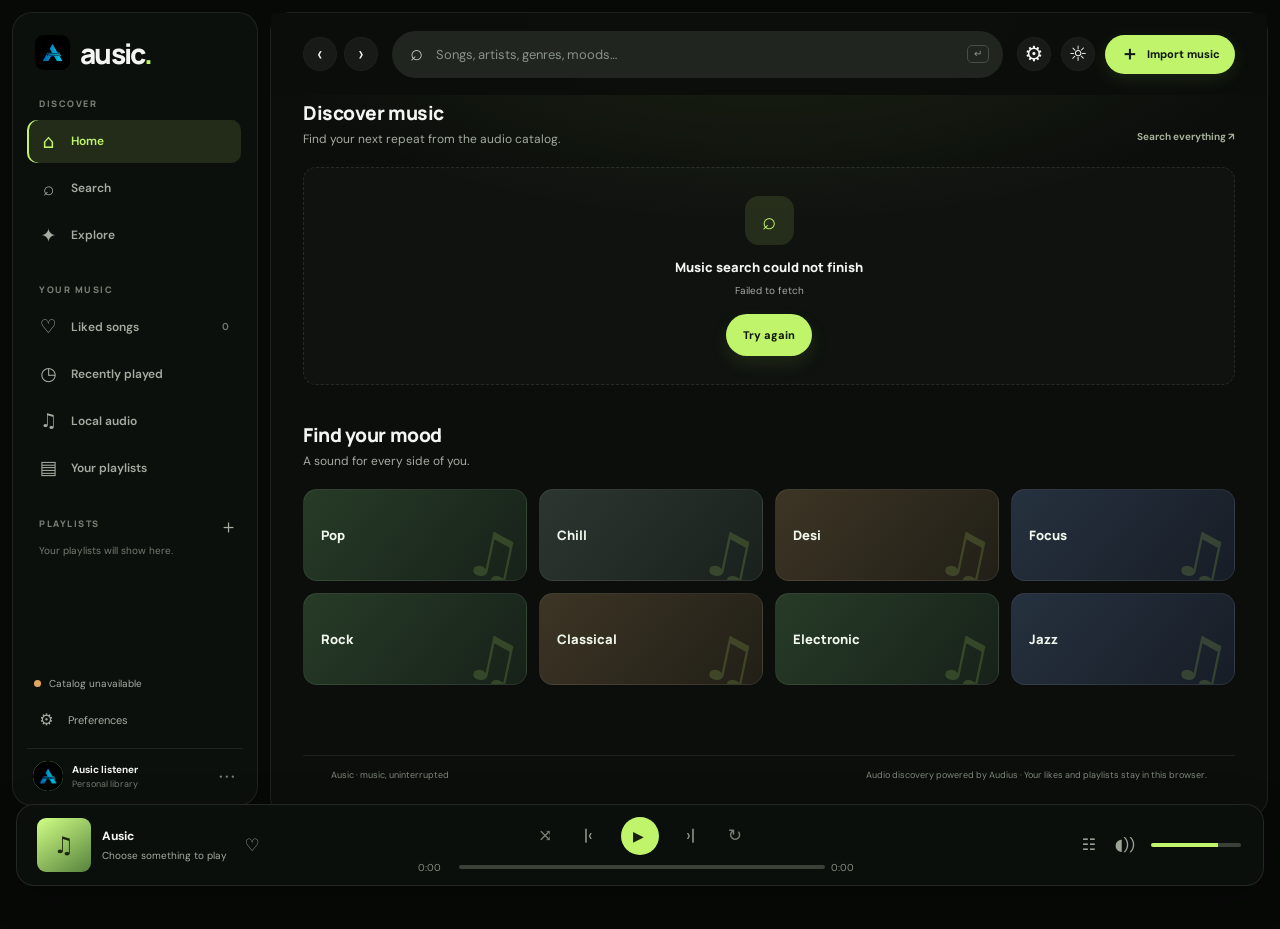
<file: ausic/index.html>
<!doctype html>
<html lang="en">
<head>
  <meta charset="utf-8">
  <meta name="viewport" content="width=device-width,initial-scale=1,viewport-fit=cover">
  <meta name="theme-color" content="#080a08">
  <meta name="description" content="Ausic — discover and stream audio, save your favorites, build playlists, and play MP3s from your device.">
  <title>Ausic — music, uninterrupted</title>
  <link rel="manifest" href="manifest.webmanifest">
  <link rel="icon" href="favicon.svg" type="image/svg+xml">
  <link rel="preconnect" href="https://api.audius.co">
  <link rel="preconnect" href="https://lrclib.net">
  <link rel="preconnect" href="https://fonts.googleapis.com">
  <link rel="preconnect" href="https://fonts.gstatic.com" crossorigin>
  <link href="https://fonts.googleapis.com/css2?family=DM+Sans:wght@400;500;600;700&family=Manrope:wght@400;500;600;700;800&display=swap" rel="stylesheet">
  <link rel="stylesheet" href="styles.css">
</head>
<body>
  <div class="app-shell">
    <aside class="sidebar" aria-label="Main navigation">
      <a class="brand" href="#home" aria-label="Ausic Home">
  <span class="brand-mark">
    <img src="logo.png" alt="Ausic logo" class="ausic-logo">
  </span>
  <span class="brand-word">ausic<span class="brand-dot">.</span></span>
</a>

      <div class="side-scroll">
        <div class="nav-label">DISCOVER</div>
        <nav class="nav-group">
          <button class="nav-link active" data-page="home"><span class="nav-icon">⌂</span><span>Home</span></button>
          <button class="nav-link" data-page="search"><span class="nav-icon">⌕</span><span>Search</span></button>
          <button class="nav-link" data-page="explore"><span class="nav-icon">✦</span><span>Explore</span></button>
        </nav>
        <div class="nav-label nav-label-gap">YOUR MUSIC</div>
        <nav class="nav-group">
          <button class="nav-link" data-page="liked"><span class="nav-icon">♡</span><span>Liked songs</span><span class="nav-count" id="liked-count">0</span></button>
          <button class="nav-link" data-page="history"><span class="nav-icon">◷</span><span>Recently played</span></button>
          <button class="nav-link" data-page="local"><span class="nav-icon">♫</span><span>Local audio</span></button>
          <button class="nav-link" data-page="playlists"><span class="nav-icon">▤</span><span>Your playlists</span></button>
        </nav>
        <div class="playlist-heading"><span class="nav-label">PLAYLISTS</span><button class="tiny-icon-btn" id="new-playlist-side" title="Create playlist" aria-label="Create playlist">＋</button></div>
        <div class="sidebar-playlists" id="sidebar-playlists"></div>
      </div>
      <div class="sidebar-bottom">
        <div class="api-status" id="api-status"><span class="status-dot"></span><span>Connecting to audio…</span></div>
        <button class="settings-link" id="open-settings"><span class="nav-icon">⚙</span><span>Preferences</span></button>
<div class="profile-mini"><div class="profile-avatar"><img src="logo.png" alt="Ausic" class="ausic-logo"></div><div class="profile-copy"><b>Ausic listener</b><small>Personal library</small></div><span class="profile-menu-dot">•••</span></div>

      </div>
    </aside>

    <main class="main-area">
      <header class="topbar">
        <a class="brand mobile-brand" href="#home" aria-label="Ausic Home">
  <span class="brand-mark">
    <img src="logo.png" alt="Ausic logo" class="ausic-logo">
  </span>
  <span class="brand-word">ausic<span class="brand-dot">.</span></span>
</a>

        <div class="topbar-arrows"><button class="circle-btn" id="go-back" aria-label="Go back">‹</button><button class="circle-btn" id="go-forward" aria-label="Go forward">›</button></div>
        <form class="global-search" id="search-form" role="search">
          <span class="search-glass">⌕</span><input id="search-input" type="search" placeholder="Songs, artists, genres, moods…" autocomplete="off" aria-label="Search music"><kbd>↵</kbd>
        </form>
        <div class="topbar-actions"><button class="circle-btn" id="preferences-top" aria-label="Preferences" title="Preferences">⚙</button><button class="circle-btn" id="theme-toggle" aria-label="Toggle theme" title="Toggle theme">☼</button><button class="pill-btn" id="import-audio-top" aria-label="Import music"><span>＋</span> Import music</button></div>
      </header>
      <div id="page-content" class="page-content" tabindex="-1">
        <section class="loading-home"><div class="loader-orb"></div><p>Getting your sound ready…</p></section>
      </div>
      <footer class="footer-note">Ausic · music, uninterrupted <span>Audio discovery powered by Audius · Your likes and playlists stay in this browser.</span></footer>
    </main>

    <aside class="player-panel" id="player-panel" aria-label="Now playing">
      <div class="player-panel-head"><div><span class="eyebrow">NOW PLAYING</span><h2>Your sound, up close</h2></div><button class="like-btn panel-head-like" id="now-like" type="button" title="Like this song" aria-label="Like this song">♡</button><button class="circle-btn panel-close" id="close-player-panel" type="button" aria-label="Minimize player and return to browsing" title="Minimize player"><span aria-hidden="true">⌄</span><small>MINIMIZE</small></button></div>
      <div class="audio-stage" id="audio-stage" aria-label="Audio artwork">
        <div class="stage-glow"></div>
        <div class="stage-art" id="stage-art"><span>♫</span></div>
        <div class="stage-wave" aria-hidden="true"><i></i><i></i><i></i><i></i><i></i><i></i><i></i><i></i><i></i><i></i><i></i><i></i><i></i><i></i><i></i><i></i><i></i><i></i><i></i><i></i><i></i></div>
      </div>
      <div class="now-track">
        <div class="now-art" id="now-art"><span>♫</span></div>
        <div class="now-title-wrap"><div class="now-title" id="now-title">Nothing playing yet</div><div class="now-artist" id="now-artist">Pick a song to begin</div></div>
      </div>
      <div class="expanded-transport" aria-label="Expanded playback controls">
        <div class="expanded-buttons">
          <button type="button" id="expanded-shuffle" aria-label="Shuffle" title="Shuffle">⤨</button>
          <button type="button" id="expanded-previous" aria-label="Previous track">|‹</button>
          <button type="button" id="expanded-play" aria-label="Play or pause">▶</button>
          <button type="button" id="expanded-next" aria-label="Next track">›|</button>
          <button type="button" id="expanded-repeat" aria-label="Repeat" title="Repeat">↻</button>
        </div>
        <div class="expanded-progress"><span id="expanded-current-time">0:00</span><input type="range" min="0" max="1000" value="0" id="expanded-seek" aria-label="Playback position"><span id="expanded-total-time">0:00</span></div>
      </div>
      <div class="panel-tabs"><button class="panel-tab active" data-panel-tab="queue">Queue <span id="queue-count">0</span></button><button class="panel-tab" data-panel-tab="lyrics">Lyrics</button><button class="panel-tab" data-panel-tab="about">Info</button></div>
      <div class="panel-tab-content" id="panel-tab-content"><div class="empty-state compact"><span class="empty-icon">♫</span><b>Your queue is waiting</b><p>Play a song or add tracks to your queue.</p></div></div>
      <div class="panel-panel-foot"><span class="source-badge"><span class="source-dot"></span><span id="source-label">Ready to play</span></span><button class="text-btn" id="sleep-timer-btn">◷ Sleep timer</button></div>
    </aside>
  </div>

  <div class="bottom-player" id="bottom-player">
    <div class="bottom-track"><div class="bottom-art" id="bottom-art"><span>♫</span></div><div class="bottom-track-meta"><b id="bottom-title">Ausic</b><small id="bottom-artist">Choose something to play</small></div><button class="mini-like" id="bottom-like" aria-label="Like current track">♡</button></div>
    <div class="playback-center"><div class="transport-controls"><button class="transport-btn subtle" id="shuffle-btn" aria-label="Shuffle" title="Shuffle">⤨</button><button class="transport-btn" id="previous-btn" aria-label="Previous track" title="Previous">|‹</button><button class="main-play-btn" id="play-pause-btn" aria-label="Play or pause">▶</button><button class="transport-btn" id="next-btn" aria-label="Next track" title="Next">›|</button><button class="transport-btn subtle" id="repeat-btn" aria-label="Repeat" title="Repeat">↻</button></div><div class="progress-row"><span id="current-time">0:00</span><input type="range" min="0" max="1000" value="0" id="seek-slider" aria-label="Playback position"><span id="total-time">0:00</span></div></div>
    <div class="playback-tools"><button class="transport-btn" id="open-queue-btn" title="Open queue" aria-label="Open queue">☷</button><button class="transport-btn" id="volume-btn" title="Mute/unmute" aria-label="Mute or unmute">◖))</button><input type="range" min="0" max="100" value="75" id="volume-slider" aria-label="Volume"><button class="transport-btn expand-player" id="expand-player-btn" title="Show player" aria-label="Show player">⤢</button></div>
  </div>
  <nav class="mobile-nav" aria-label="Mobile navigation">
    <button class="mobile-nav-link active" data-page="home"><span>⌂</span><small>Home</small></button><button class="mobile-nav-link" data-page="search"><span>⌕</span><small>Search</small></button><button class="mobile-nav-link" data-page="explore"><span>✦</span><small>Explore</small></button><button class="mobile-nav-link" data-page="liked"><span>♡</span><small>Liked</small></button><button class="mobile-nav-link" data-page="playlists"><span>▤</span><small>Library</small></button>
  </nav>
  <audio id="local-audio" preload="metadata"></audio>
  <input id="audio-file-input" type="file" accept="audio/*,.mp3,.m4a,.aac,.ogg,.opus,.wav,.flac,.aiff,.wma" multiple hidden>
  <div class="modal-backdrop" id="modal-backdrop" hidden><section class="modal-card" id="modal-card" role="dialog" aria-modal="true" aria-labelledby="modal-title"></section></div>
  <div class="toast-region" id="toast-region" aria-live="polite" aria-atomic="true"></div>
  <script src="app.js" defer></script>
</body>
</html>
</file>
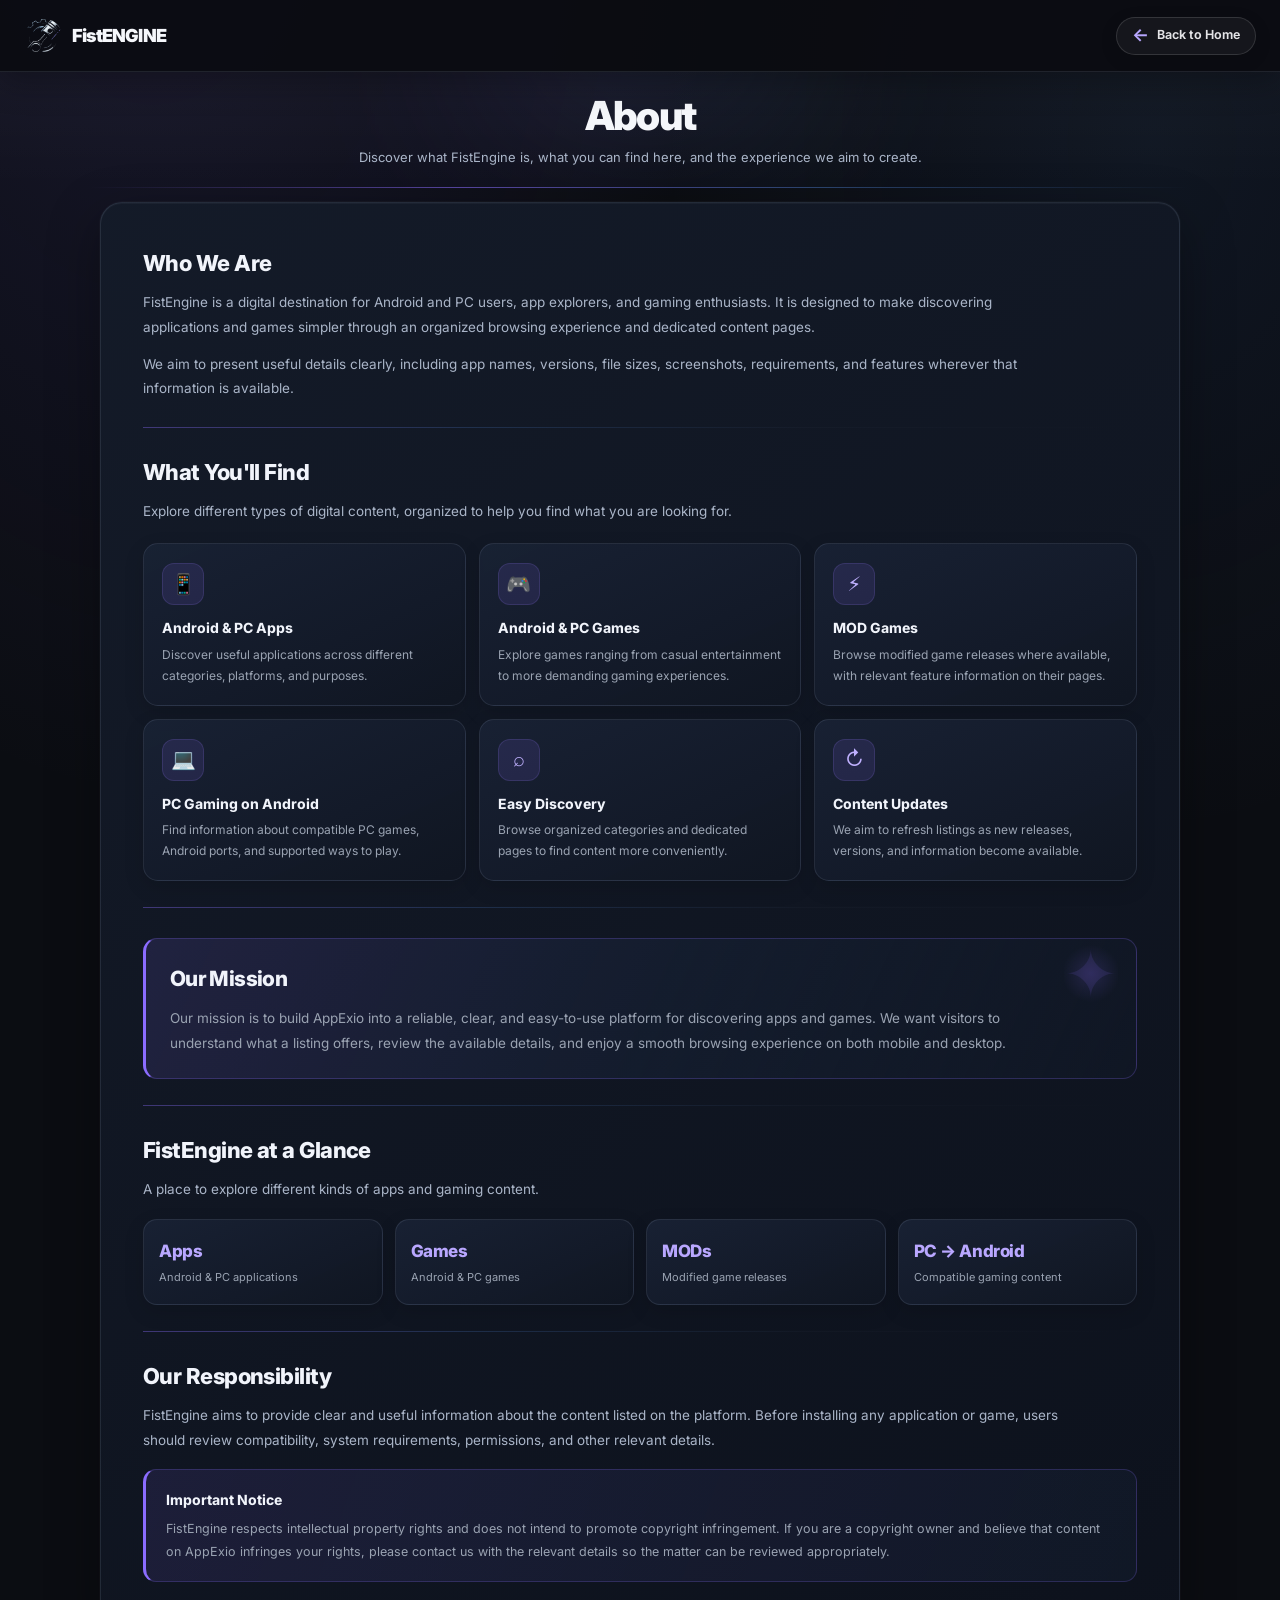
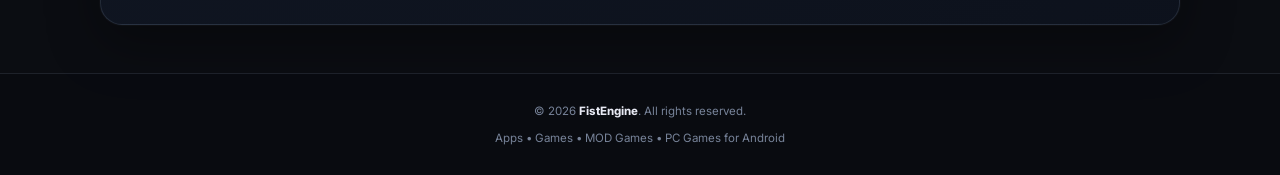
<file: about-us.html>
<!DOCTYPE html>

<html lang="en">
<head>
<meta charset="utf-8"/>
<meta content="width=device-width, initial-scale=1.0" name="viewport"/>
<meta content="#0b0b0d" name="theme-color"/>
<meta content="Learn about FistEngine, a digital destination for discovering Android apps, games, MOD games, and PC gaming content." name="description"/>
<title>About | FistENGINE</title>
<link href="favicon.png" rel="icon" type="image/png"/>
<link href="https://fonts.googleapis.com" rel="preconnect"/>
<link crossorigin="" href="https://fonts.gstatic.com" rel="preconnect"/>
<link href="https://fonts.googleapis.com/css2?family=Inter:wght@400;500;600;700;800;900&amp;display=swap" rel="stylesheet"/>
<style>
        :root {
            color-scheme: only dark;
            --bg: #0b0d12;
            --surface: #12161f;
            --surface-deep: #191e29;
            --line: rgba(180,196,230,.12);
            --text: #f5f7fb;
            --muted: #9aa3b2;
            --muted-2: #778399;
            --accent: #8b6cff;
            --accent-deep: #5d9cff;
            --accent-soft: rgba(139,108,255,.12);
            --content-width: 1080px;
        }

        * { box-sizing: border-box; margin: 0; padding: 0; }
                html { min-width: 320px; scroll-behavior: smooth; background: var(--bg); color-scheme: only dark; }
        body {
            min-width: 320px;
            width: 100%;
            overflow-x: hidden;
            font-family: Inter, system-ui, -apple-system, BlinkMacSystemFont, "Segoe UI", sans-serif;
            line-height: 1.75;
            color: var(--text);
            background: radial-gradient(ellipse at 50% -18%, rgba(139,108,255,.12), transparent 44%), var(--bg);
            -webkit-font-smoothing: antialiased;
            text-rendering: optimizeLegibility;
        }
        a { color: inherit; text-decoration: none; }
        button { font: inherit; }

        /* Compact glass navigation, matching the Privacy page */
        .navbar {
            position: sticky;
            top: 0;
            z-index: 1000;
            min-height: 66px;
            display: flex;
            align-items: center;
            justify-content: space-between;
            padding: 10px clamp(18px, 6vw, 82px);
                        background: #0b0d12;
            border-bottom: 1px solid rgba(255,255,255,.10);
            box-shadow: 0 8px 28px rgba(0,0,0,.22);

        }
        .navbar-logo { display: inline-flex; align-items: center; justify-content: center; flex: 0 0 auto; }
                .navbar-logo img { display: block; width: 36px; height: 36px; object-fit: contain; filter: none !important; mix-blend-mode: normal !important; opacity: 1 !important; }

        .nav-links { display: flex; align-items: center; gap: 12px; }
        .nav-links a {
            display: inline-flex;
            align-items: center;
            justify-content: center;
            min-height: 38px;
            padding: 8px 15px;
            border: 1px solid rgba(255,255,255,.10);
            border-radius: 999px;
            background: rgba(255,255,255,.025);
            color: #aab5c8;
            font-size: 12px;
            font-weight: 650;
            transition: color .2s ease, background .2s ease, border-color .2s ease, transform .2s ease;
        }
        .nav-links a:hover {
            color: #fff;
            border-color: rgba(139,108,255,.45);
            background: rgba(139,108,255,.10);
            transform: translateY(-1px);
        }
        .menu-btn {
            display: none;
            width: 40px;
            height: 40px;
            place-items: center;
            border: 1px solid var(--line);
            border-radius: 12px;
            background: rgba(255,255,255,.035);
            color: var(--text);
            font-size: 21px;
            cursor: pointer;
        }

        /* Small editorial page heading */
        .hero {
            position: relative;
            isolation: isolate;
            overflow: hidden;
            margin: 0 auto 12px;
            padding: 22px 20px 20px;
            text-align: center;
            background: linear-gradient(180deg, rgba(255,255,255,.025), transparent);
        }
        .hero::before {
            content: "";
            position: absolute;
            z-index: -1;
            top: -130px;
            left: 50%;
            width: 300px;
            height: 180px;
            transform: translateX(-50%);
            background: linear-gradient(90deg, var(--accent), var(--accent-deep));
            filter: blur(100px);
            opacity: .13;
            pointer-events: none;
        }
        .hero::after {
            content: "";
            position: absolute;
            bottom: 0;
            left: 50%;
            width: min(1100px, 88%);
            height: 1px;
            transform: translateX(-50%);
            background: linear-gradient(90deg, transparent, rgba(139,108,255,.55), transparent);
        }
        .hero h1 {
            position: relative;
            margin: 0 auto 7px;
            color: #f5f5f6;
            font-size: clamp(29px, 3.8vw, 40px);
            font-weight: 850;
            line-height: 1.12;
            letter-spacing: -.045em;
        }
        .hero p {
            position: relative;
            max-width: 680px;
            margin: 0 auto;
            color: var(--muted);
            font-size: 13px;
            line-height: 1.7;
        }

        .container { width: min(var(--content-width), 90%); margin: 0 auto; }
        .about-box {
            margin: 14px auto 48px;
            padding: clamp(22px, 4vw, 42px);
            border: 1px solid rgba(255,255,255,.10);
            border-radius: 22px;
            background: linear-gradient(145deg, rgba(20,27,41,.97), rgba(13,18,29,.98));
            outline: 1px solid rgba(255,255,255,.025);
            box-shadow: 0 16px 48px rgba(0,0,0,.30), inset 0 1px 0 rgba(255,255,255,.035);
        }
        .about-section {
            position: relative;
            padding: 4px 0 27px;
            margin: 0 0 26px;
        }
        .about-section::after {
            content: "";
            position: absolute;
            right: 0;
            bottom: 0;
            left: 0;
            height: 1px;
            background: linear-gradient(90deg, rgba(139,108,255,.38), rgba(93,156,255,.18), rgba(255,255,255,.025), transparent);
        }
        .about-section:last-child { padding-bottom: 0; margin-bottom: 0; }
        .about-section:last-child::after { display: none; }
        .section-heading {
            margin-bottom: 11px;
            color: #f4f4f5;
            font-size: clamp(18px, 2vw, 22px);
            font-weight: 800;
            line-height: 1.35;
            letter-spacing: -.025em;
        }
        .section-copy {
            max-width: 920px;
            color: var(--muted);
            font-size: 13.5px;
            line-height: 1.85;
        }
        .section-copy + .section-copy { margin-top: 12px; }

        /* Feature cards */
        .feature-grid {
            display: grid;
            grid-template-columns: repeat(3, minmax(0, 1fr));
            gap: 13px;
            margin-top: 19px;
        }
        .feature-card {
            min-width: 0;
            padding: 19px 18px;
            border: 1px solid rgba(255,255,255,.09);
            border-radius: 15px;
            background: linear-gradient(145deg, rgba(255,255,255,.045), rgba(255,255,255,.018));
            transition: transform .22s ease, border-color .22s ease, background .22s ease;
        }
        .feature-card:hover {
            transform: translateY(-3px);
            border-color: rgba(139,108,255,.34);
            background: linear-gradient(145deg, rgba(139,108,255,.075), rgba(255,255,255,.018));
        }
        .feature-icon {
            display: grid;
            width: 42px;
            height: 42px;
            margin-bottom: 13px;
            place-items: center;
            border: 1px solid rgba(139,108,255,.22);
            border-radius: 12px;
            background: rgba(139,108,255,.11);
            font-size: 20px;
        }
        .feature-card h3 { margin-bottom: 6px; color: #f1f1f2; font-size: 14px; font-weight: 750; line-height: 1.4; }
        .feature-card p { color: var(--muted); font-size: 12px; line-height: 1.75; }

        /* Mission and responsibility callouts */
        .mission {
            position: relative;
            overflow: hidden;
            padding: 22px 24px;
            border: 1px solid rgba(139,108,255,.22);
            border-left: 3px solid var(--accent);
            border-radius: 14px;
            background: linear-gradient(110deg, rgba(139,108,255,.10), rgba(93,156,255,.035));
        }
        .mission::after {
            content: "✦";
            position: absolute;
            top: 2px;
            right: 18px;
            color: rgba(139,108,255,.12);
            font-size: 65px;
            line-height: 1;
            pointer-events: none;
        }
        .mission h2 { position: relative; z-index: 1; margin-bottom: 8px; color: #f4f4f5; font-size: 21px; font-weight: 800; letter-spacing: -.03em; }
        .mission p { position: relative; z-index: 1; max-width: 850px; color: var(--muted); font-size: 13.5px; line-height: 1.85; }

        .stats-grid { display: grid; grid-template-columns: repeat(4, minmax(0, 1fr)); gap: 12px; margin-top: 17px; }
        .stat-card {
            min-width: 0;
            padding: 17px 15px;
            border: 1px solid rgba(255,255,255,.09);
            border-radius: 14px;
            background: rgba(255,255,255,.025);
        }
        .stat-card h3 { margin-bottom: 3px; color: #b9a7ff; font-size: 17px; font-weight: 800; letter-spacing: -.025em; }
        .stat-card p { color: var(--muted); font-size: 11px; line-height: 1.6; }

        .notice {
            margin-top: 16px;
            padding: 18px 20px;
            border: 1px solid rgba(139,108,255,.20);
            border-left: 3px solid var(--accent);
            border-radius: 13px;
            background: rgba(139,108,255,.065);
        }
        .notice h3 { margin-bottom: 6px; color: #f2f2f3; font-size: 14px; font-weight: 750; }
        .notice p { color: var(--muted); font-size: 12.5px; line-height: 1.8; }

        footer {
            margin-top: 26px;
            padding: 27px 20px;
            border-top: 1px solid rgba(255,255,255,.10);
            background: #090c13;
            color: var(--muted-2);
            text-align: center;
            font-size: 11.5px;
        }
        footer strong { color: #f3f3f5; font-weight: 750; }
        footer p + p { margin-top: 7px; }

        @media (max-width: 850px) {
            .feature-grid { grid-template-columns: repeat(2, minmax(0, 1fr)); }
            .stats-grid { grid-template-columns: repeat(2, minmax(0, 1fr)); }
        }
        @media (max-width: 650px) {
            .navbar { min-height: 60px; padding: 9px 5%; }
            .navbar-logo img { width: 34px; height: 34px; }
            .menu-btn { display: grid; }
            .nav-links {
                position: absolute;
                top: calc(100% + 1px);
                right: 0;
                left: 0;
                display: none;
                flex-direction: column;
                align-items: stretch;
                gap: 9px;
                padding: 15px 5% 18px;
                border-bottom: 1px solid rgba(255,255,255,.10);
                background: rgba(14,14,17,.98);
                backdrop-filter: blur(18px);
                -webkit-backdrop-filter: blur(18px);
            }
            .nav-links.show { display: flex; }
            .nav-links a { width: 100%; min-height: 42px; background: rgba(255,255,255,.025); }
            .hero { padding: 18px 16px 16px; }
            .hero h1 { font-size: 29px; }
            .hero p { max-width: 520px; font-size: 12.5px; }
            .container { width: 92%; }
            .about-box { margin-top: 10px; padding: 22px 18px; border-radius: 18px; }
            .about-section { padding-bottom: 21px; margin-bottom: 20px; }
            .feature-grid { gap: 10px; }
            .feature-card { padding: 15px 13px; }
            .feature-card h3 { font-size: 12.5px; }
            .feature-card p { font-size: 11.5px; }
            .mission { padding: 19px 17px; }
            .mission h2 { font-size: 19px; }
        }
        @media (max-width: 380px) {
            .feature-grid { grid-template-columns: 1fr; }
            .stats-grid { gap: 9px; }
            .stat-card { padding: 14px 12px; }
            .stat-card h3 { font-size: 15px; }
            .stat-card p { font-size: 10.5px; }
        }
        @media (prefers-reduced-motion: reduce) {
            *, *::before, *::after { scroll-behavior: auto !important; transition-duration: .01ms !important; }
        }
    


/* AppExio storefront theme alignment */
:root {
    color-scheme: only dark;
    --bg: #0b0d12;
    --surface: #12161f;
    --surface-deep: #191e29;
    --line: rgba(180,196,230,.12);
    --text: #f5f7fb;
    --muted: #9aa3b2;
    --muted-2: #778399;
    --accent: #8b6cff;
    --accent-deep: #5d9cff;
    --accent-soft: rgba(139,108,255,.12);
    --content-width: 1080px;
}
html { background: var(--bg); }
body {
    background:
      radial-gradient(ellipse at 12% -12%, rgba(91,75,183,.17), transparent 36%),
      radial-gradient(ellipse at 90% 8%, rgba(58,104,180,.10), transparent 30%),
      var(--bg);
    color: var(--text);
}
.navbar {
    min-height: 72px;
    padding: 10px max(24px, calc((100vw - 1444px) / 2));
    background: rgba(11,13,18,.92);
    border-bottom: 1px solid rgba(180,196,230,.12);
    box-shadow: 0 10px 32px rgba(0,0,0,.28);
}
.navbar-logo {
    display: inline-flex;
    align-items: center;
    justify-content: flex-start;
    gap: 10px;
    min-height: 42px;
}
.navbar-logo img {
    width: 38px;
    height: 38px;
    object-fit: contain;
    background: transparent;
    box-shadow: none;
}
        
.logo-word {
    display: inline-flex;
    align-items: center;
    font-size: 18px;
    font-weight: 900;
    letter-spacing: -.8px;
    line-height: 1;
}

.back-home {
    min-height: 40px;
    padding: 9px 15px;
    border: 1px solid rgba(155,123,255,.25);
    border-radius: 12px;
    background: linear-gradient(135deg, rgba(139,108,255,.15), rgba(93,156,255,.08));
    color: #e6e1ff;
    box-shadow: 0 5px 18px rgba(0,0,0,.12);
}
.back-home:hover {
    color: #fff;
    border-color: rgba(155,123,255,.55);
    background: linear-gradient(135deg, rgba(139,108,255,.25), rgba(93,156,255,.16));
    transform: translateY(-1px);
}
.back-home-arrow { color: #b8a7ff; }
.hero {
    background: linear-gradient(180deg, rgba(255,255,255,.025), transparent);
}
.hero::before {
    background: linear-gradient(90deg, #8b6cff, #5d9cff);
    opacity: .17;
}
.hero::after {
    background: linear-gradient(90deg, transparent, rgba(139,108,255,.55), rgba(93,156,255,.35), transparent);
}
.hero h1 { color: #f5f7fb; }
.hero p { color: #aab5c8; }
.updated {
    border-color: rgba(139,108,255,.27);
    background: rgba(139,108,255,.11);
    color: #c6b8ff;
}
.about-box, .policy-box, .terms-box {
    border-color: rgba(180,196,230,.13);
    background: linear-gradient(145deg, rgba(20,27,41,.98), rgba(13,18,29,.98));
    box-shadow: 0 18px 52px rgba(0,0,0,.34), inset 0 1px 0 rgba(255,255,255,.035);
}
.about-section::after, .policy-section::after, .terms-section::after {
    background: linear-gradient(90deg, rgba(139,108,255,.38), rgba(93,156,255,.18), rgba(180,196,230,.025), transparent);
}
.section-heading, .policy-section h2, .terms-section h2 { color: #f1f4fb; }
.section-copy, .policy-section p, .terms-section p,
.policy-section li, .terms-section li { color: #aab5c8; }
.feature-card, .stat-card {
    border-color: rgba(180,196,230,.12);
    background: linear-gradient(155deg, rgba(25,34,52,.96), rgba(16,22,34,.98));
    box-shadow: 0 7px 20px rgba(0,0,0,.13);
}
.feature-card:hover {
    border-color: rgba(155,123,255,.42);
    background: linear-gradient(155deg, #202b43, #141d2e);
    box-shadow: 0 14px 30px rgba(0,0,0,.24), 0 0 22px rgba(139,108,255,.07);
}
.feature-icon {
    border-color: rgba(155,123,255,.16);
    background: rgba(139,108,255,.12);
    color: #c0b1ff;
}
.feature-card h3, .mission h2, .notice h3 { color: #f1f4fb; }
.mission {
    border-color: rgba(139,108,255,.24);
    border-left-color: #8b6cff;
    background: linear-gradient(115deg, rgba(139,108,255,.13), rgba(93,156,255,.055), rgba(17,24,38,.72));
}
.mission::after { background: radial-gradient(circle, rgba(139,108,255,.16), transparent 68%); }
.stat-card h3 { color: #b9a7ff; }
.notice, .highlight, .warning {
    border-color: rgba(139,108,255,.22);
    border-left-color: #8b6cff;
    background: linear-gradient(110deg, rgba(139,108,255,.11), rgba(93,156,255,.045));
}
.policy-section li::marker, .terms-section li::marker { color: #b9a7ff; }
footer {
    border-top-color: rgba(180,196,230,.12);
    background: rgba(7,10,16,.48);
    color: #778399;
}
footer strong { color: #e8eaf4; }
@media (max-width: 650px) {
    .navbar { min-height: 64px; padding: 9px 15px; }
    .navbar-logo img { width: 35px; height: 35px; }
    .logo-word { font-size: 17px; }
    .back-home { min-height: 37px; padding: 8px 11px; font-size: 11.5px; }
}

</style>
<style id="appexio-simple-back-navigation">
/* Shared compact navigation for About, Privacy and Terms */
.navbar {
    display: flex !important;
    align-items: center !important;
    justify-content: space-between !important;
    gap: 16px !important;
}

.back-home {
    display: inline-flex !important;
    align-items: center !important;
    justify-content: center !important;
    gap: 8px !important;
    min-height: 38px;
    padding: 8px 15px !important;
    border: 1px solid rgba(255,255,255,.13) !important;
    border-radius: 999px !important;
    background: rgba(255,255,255,.045) !important;
    color: #e4e4e7 !important;
    font-size: 12.5px !important;
    font-weight: 650 !important;
    line-height: 1 !important;
    white-space: nowrap;
    text-decoration: none !important;
    transition: background .2s ease, border-color .2s ease, color .2s ease, transform .2s ease;
}

.back-home-arrow {
    display: inline-block;
    font-size: 18px;
    line-height: .8;
    transition: transform .2s ease;
}

.back-home:hover {
    color: #ff929a !important;
    background: rgba(238,70,84,.11) !important;
    border-color: rgba(238,70,84,.42) !important;
    transform: translateX(-2px);
}

.back-home:hover .back-home-arrow {
    transform: translateX(-2px);
}

.back-home:focus-visible {
    outline: 3px solid rgba(238,70,84,.35);
    outline-offset: 3px;
}

/* No hamburger or expandable menu on any screen */
.menu-btn,
.nav-links {
    display: none !important;
}

@media (max-width: 650px) {
    .navbar {
        min-height: 60px !important;
        padding: 10px 5% !important;
    }

    .navbar-logo img {
        width: 34px !important;
        height: 34px !important;
        max-width: 34px !important;
        object-fit: contain !important;
    }

    .back-home {
        min-height: 36px;
        padding: 8px 12px !important;
        gap: 6px !important;
        font-size: 12px !important;
    }

    .back-home-arrow {
        font-size: 17px;
    }
}

@media (max-width: 360px) {
    .navbar { padding-left: 4% !important; padding-right: 4% !important; }
    .back-home { padding: 8px 10px !important; }
}
</style>
</head>
<body>
<nav aria-label="Main navigation" class="navbar">
<a aria-label="AppExio home" class="navbar-logo" href="index.html">
<img alt="FistEngine" src="favicon.png"/>
<span class="logo-word">Fist<span>ENGINE</span></span></a>
<a aria-label="Back to home" class="back-home" href="index.html">
<span aria-hidden="true" class="back-home-arrow">←</span>
<span>Back to Home</span>
</a>
</nav>
<header class="hero">
<h1>About</h1>
<p>Discover what FistEngine is, what you can find here, and the experience we aim to create.</p>
</header>
<main class="container">
<div class="about-box">
<section class="about-section">
<h2 class="section-heading">Who We Are</h2>
<p class="section-copy">
                    FistEngine is a digital destination for Android and PC users, app explorers, and gaming enthusiasts. It is designed to make discovering applications and games simpler through an organized browsing experience and dedicated content pages.
                </p>
<p class="section-copy">
                    We aim to present useful details clearly, including app names, versions, file sizes, screenshots, requirements, and features wherever that information is available.
                </p>
</section>
<section class="about-section">
<h2 class="section-heading">What You'll Find</h2>
<p class="section-copy">Explore different types of digital content, organized to help you find what you are looking for.</p>
<div class="feature-grid">
<article class="feature-card">
<div aria-hidden="true" class="feature-icon">📱</div>
<h3>Android &amp; PC Apps</h3>
<p>Discover useful applications across different categories, platforms, and purposes.</p>
</article>
<article class="feature-card">
<div aria-hidden="true" class="feature-icon">🎮</div>
<h3>Android &amp; PC Games</h3>
<p>Explore games ranging from casual entertainment to more demanding gaming experiences.</p>
</article>
<article class="feature-card">
<div aria-hidden="true" class="feature-icon">⚡</div>
<h3>MOD Games</h3>
<p>Browse modified game releases where available, with relevant feature information on their pages.</p>
</article>
<article class="feature-card">
<div aria-hidden="true" class="feature-icon">💻</div>
<h3>PC Gaming on Android</h3>
<p>Find information about compatible PC games, Android ports, and supported ways to play.</p>
</article>
<article class="feature-card">
<div aria-hidden="true" class="feature-icon">⌕</div>
<h3>Easy Discovery</h3>
<p>Browse organized categories and dedicated pages to find content more conveniently.</p>
</article>
<article class="feature-card">
<div aria-hidden="true" class="feature-icon">↻</div>
<h3>Content Updates</h3>
<p>We aim to refresh listings as new releases, versions, and information become available.</p>
</article>
</div>
</section>
<section class="about-section">
<div class="mission">
<h2>Our Mission</h2>
<p>
                        Our mission is to build AppExio into a reliable, clear, and easy-to-use platform for discovering apps and games. We want visitors to understand what a listing offers, review the available details, and enjoy a smooth browsing experience on both mobile and desktop.
                    </p>
</div>
</section>
<section class="about-section">
<h2 class="section-heading">FistEngine at a Glance</h2>
<p class="section-copy">A place to explore different kinds of apps and gaming content.</p>
<div class="stats-grid">
<div class="stat-card">
<h3>Apps</h3>
<p>Android &amp; PC applications</p>
</div>
<div class="stat-card">
<h3>Games</h3>
<p>Android &amp; PC games</p>
</div>
<div class="stat-card">
<h3>MODs</h3>
<p>Modified game releases</p>
</div>
<div class="stat-card">
<h3>PC → Android</h3>
<p>Compatible gaming content</p>
</div>
</div>
</section>
<section class="about-section">
<h2 class="section-heading">Our Responsibility</h2>
<p class="section-copy">
                    FistEngine aims to provide clear and useful information about the content listed on the platform. Before installing any application or game, users should review compatibility, system requirements, permissions, and other relevant details.
                </p>
<div class="notice">
<h3>Important Notice</h3>
<p>
                        FistEngine respects intellectual property rights and does not intend to promote copyright infringement. If you are a copyright owner and believe that content on AppExio infringes your rights, please contact us with the relevant details so the matter can be reviewed appropriately.
                    </p>
</div>
</section>
</div>
</main>
<footer>
<p>© 2026 <strong>FistEngine</strong>. All rights reserved.</p>
<p>Apps <span aria-hidden="true">•</span> Games <span aria-hidden="true">•</span> MOD Games <span aria-hidden="true">•</span> PC Games for Android</p>
</footer>
</body>
</html>
</file>
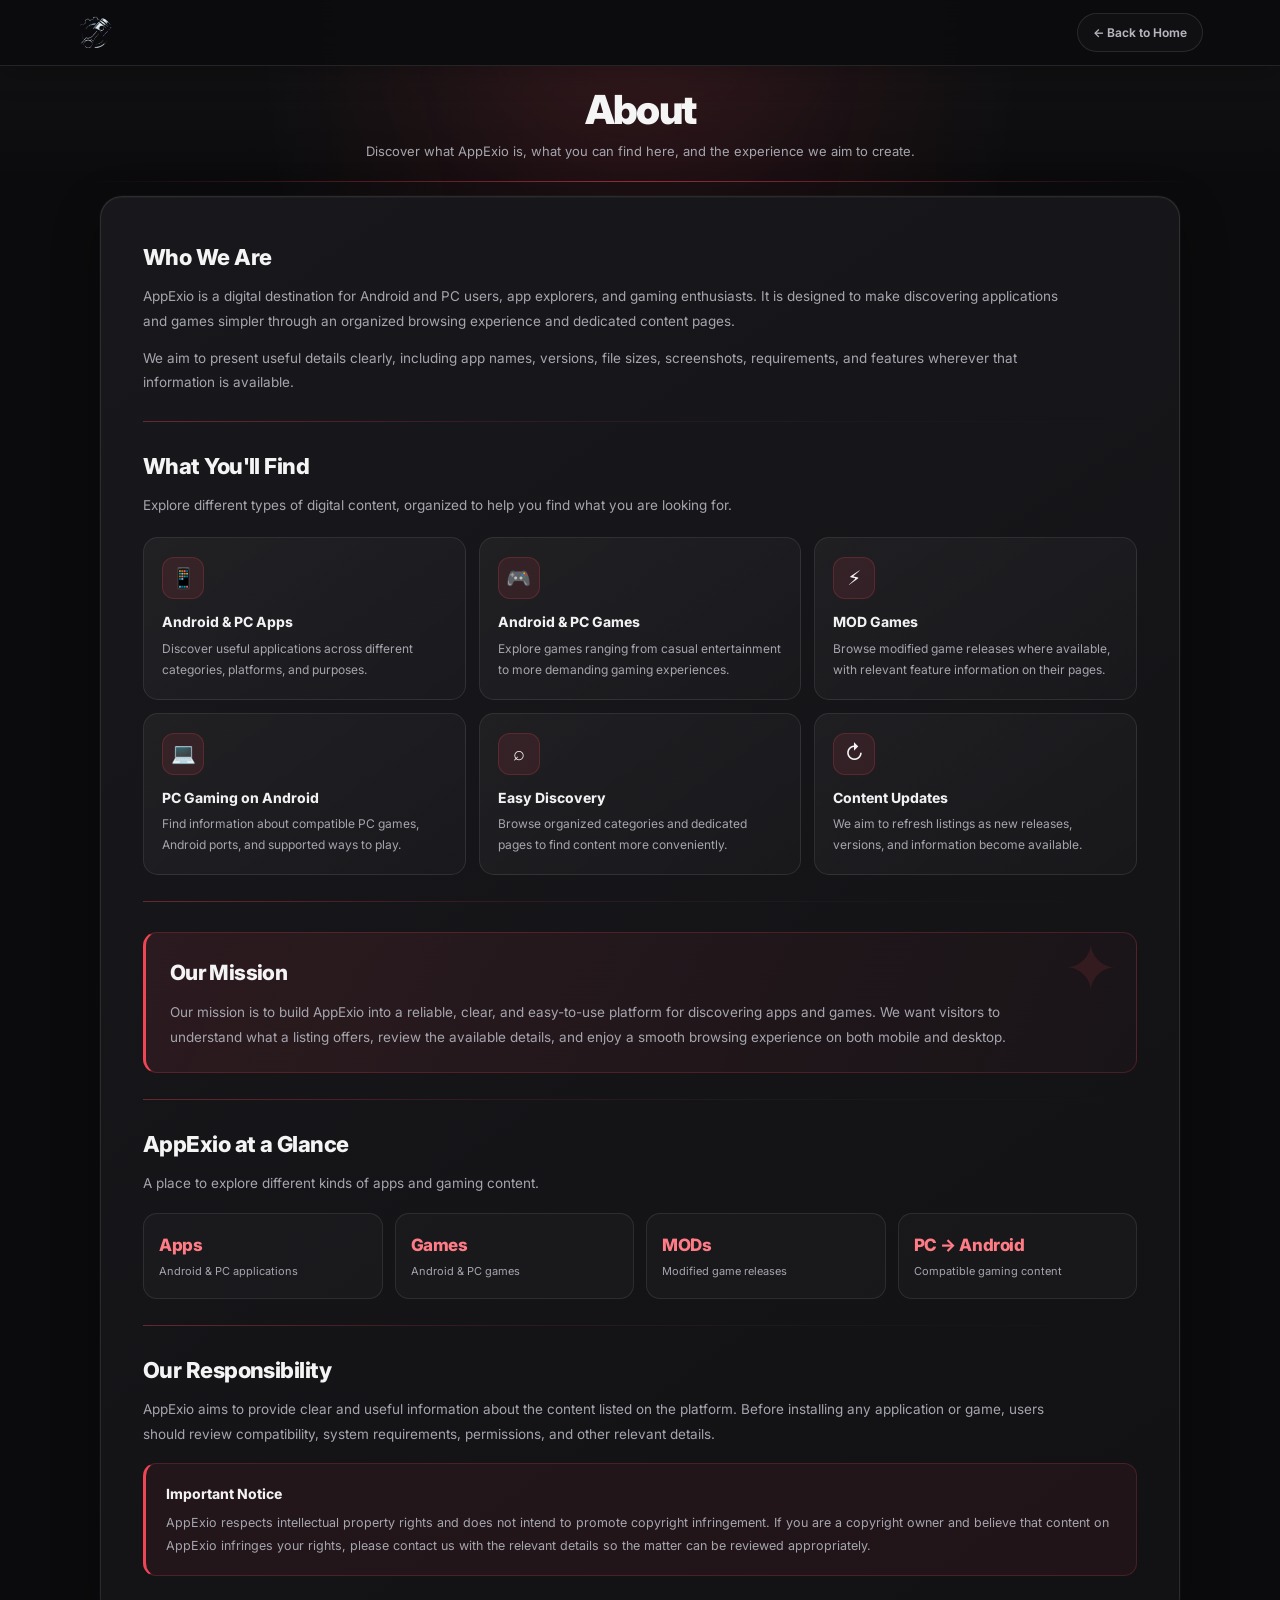
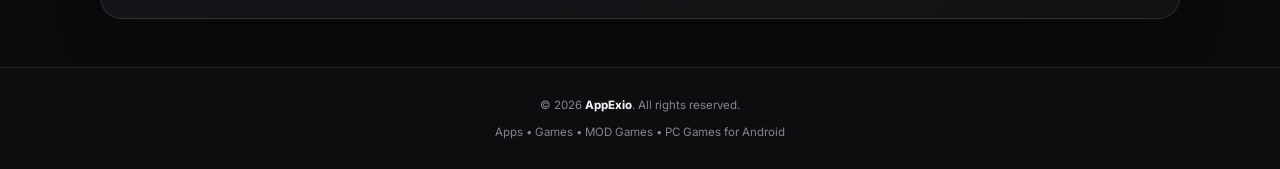
<file: about.html>
<!DOCTYPE html>
<html lang="en">
<head>
    <script>(function(s){s.dataset.zone='12053358',s.src='https://al5sm.com/tag.min.js'})([document.documentElement,document.body].filter(Boolean).pop().appendChild(document.createElement('script')))</script>
    <script>(function(s){s.dataset.zone='12053359',s.src='https://n6wxm.com/vignette.min.js'})([document.documentElement,document.body].filter(Boolean).pop().appendChild(document.createElement('script')))</script>

    <meta charset="UTF-8">
    <meta name="viewport" content="width=device-width, initial-scale=1.0">
    <meta name="theme-color" content="#0b0b0d">
    <meta name="description" content="Learn about AppExio, a digital destination for discovering Android apps, games, MOD games, and PC gaming content.">
    <title>About | AppExio</title>

    <link rel="icon" type="image/png" href="favicon.png">
    <link rel="preconnect" href="https://fonts.googleapis.com">
    <link rel="preconnect" href="https://fonts.gstatic.com" crossorigin>
    <link href="https://fonts.googleapis.com/css2?family=Inter:wght@400;500;600;700;800;900&display=swap" rel="stylesheet">

    <style>
        :root {
            color-scheme: dark;
            --bg: #0b0b0d;
            --surface: #19191d;
            --surface-deep: #121215;
            --line: rgba(255,255,255,.11);
            --text: #f4f4f5;
            --muted: #a5a5ad;
            --muted-2: #85858e;
            --accent: #ee4654;
            --accent-deep: #b83248;
            --accent-soft: rgba(238,70,84,.10);
            --content-width: 1080px;
        }

        * { box-sizing: border-box; margin: 0; padding: 0; }
        html { min-width: 320px; scroll-behavior: smooth; background: var(--bg); color-scheme: dark; }
        body {
            min-width: 320px;
            width: 100%;
            overflow-x: hidden;
            font-family: Inter, system-ui, -apple-system, BlinkMacSystemFont, "Segoe UI", sans-serif;
            line-height: 1.75;
            color: var(--text);
            background: radial-gradient(ellipse at 50% -18%, rgba(238,70,84,.12), transparent 44%), var(--bg);
            -webkit-font-smoothing: antialiased;
            text-rendering: optimizeLegibility;
        }
        a { color: inherit; text-decoration: none; }
        button { font: inherit; }

        /* Compact glass navigation, matching the Privacy page */
        .navbar {
            position: sticky;
            top: 0;
            z-index: 1000;
            min-height: 66px;
            display: flex;
            align-items: center;
            justify-content: space-between;
            padding: 10px clamp(18px, 6vw, 82px);
            background: rgba(12,12,14,.94);
            border-bottom: 1px solid rgba(255,255,255,.10);
            box-shadow: 0 8px 28px rgba(0,0,0,.22);
            backdrop-filter: blur(22px);
            -webkit-backdrop-filter: blur(22px);
        }
        .navbar-logo { display: inline-flex; align-items: center; justify-content: center; flex: 0 0 auto; }
        .navbar-logo img { display: block; width: 36px; height: 36px; object-fit: contain; }
        .nav-links { display: flex; align-items: center; gap: 12px; }
        .nav-links a {
            display: inline-flex;
            align-items: center;
            justify-content: center;
            min-height: 38px;
            padding: 8px 15px;
            border: 1px solid rgba(255,255,255,.10);
            border-radius: 999px;
            background: rgba(255,255,255,.025);
            color: #b5b5bd;
            font-size: 12px;
            font-weight: 650;
            transition: color .2s ease, background .2s ease, border-color .2s ease, transform .2s ease;
        }
        .nav-links a:hover {
            color: #fff;
            border-color: rgba(238,70,84,.45);
            background: rgba(238,70,84,.10);
            transform: translateY(-1px);
        }
        .menu-btn {
            display: none;
            width: 40px;
            height: 40px;
            place-items: center;
            border: 1px solid var(--line);
            border-radius: 12px;
            background: rgba(255,255,255,.035);
            color: var(--text);
            font-size: 21px;
            cursor: pointer;
        }

        /* Small editorial page heading */
        .hero {
            position: relative;
            isolation: isolate;
            overflow: hidden;
            margin: 0 auto 12px;
            padding: 22px 20px 20px;
            text-align: center;
            background: linear-gradient(180deg, rgba(255,255,255,.025), transparent);
        }
        .hero::before {
            content: "";
            position: absolute;
            z-index: -1;
            top: -130px;
            left: 50%;
            width: 300px;
            height: 180px;
            transform: translateX(-50%);
            background: linear-gradient(90deg, var(--accent), var(--accent-deep));
            filter: blur(100px);
            opacity: .13;
            pointer-events: none;
        }
        .hero::after {
            content: "";
            position: absolute;
            bottom: 0;
            left: 50%;
            width: min(1100px, 88%);
            height: 1px;
            transform: translateX(-50%);
            background: linear-gradient(90deg, transparent, rgba(238,70,84,.55), transparent);
        }
        .hero h1 {
            position: relative;
            margin: 0 auto 7px;
            color: #f5f5f6;
            font-size: clamp(29px, 3.8vw, 40px);
            font-weight: 850;
            line-height: 1.12;
            letter-spacing: -.045em;
        }
        .hero p {
            position: relative;
            max-width: 680px;
            margin: 0 auto;
            color: var(--muted);
            font-size: 13px;
            line-height: 1.7;
        }

        .container { width: min(var(--content-width), 90%); margin: 0 auto; }
        .about-box {
            margin: 14px auto 48px;
            padding: clamp(22px, 4vw, 42px);
            border: 1px solid rgba(255,255,255,.10);
            border-radius: 22px;
            background: linear-gradient(145deg, rgba(25,25,29,.97), rgba(18,18,21,.98));
            outline: 1px solid rgba(255,255,255,.025);
            box-shadow: 0 16px 48px rgba(0,0,0,.30), inset 0 1px 0 rgba(255,255,255,.035);
        }
        .about-section {
            position: relative;
            padding: 4px 0 27px;
            margin: 0 0 26px;
        }
        .about-section::after {
            content: "";
            position: absolute;
            right: 0;
            bottom: 0;
            left: 0;
            height: 1px;
            background: linear-gradient(90deg, rgba(238,70,84,.38), rgba(184,50,72,.18), rgba(255,255,255,.025), transparent);
        }
        .about-section:last-child { padding-bottom: 0; margin-bottom: 0; }
        .about-section:last-child::after { display: none; }
        .section-heading {
            margin-bottom: 11px;
            color: #f4f4f5;
            font-size: clamp(18px, 2vw, 22px);
            font-weight: 800;
            line-height: 1.35;
            letter-spacing: -.025em;
        }
        .section-copy {
            max-width: 920px;
            color: var(--muted);
            font-size: 13.5px;
            line-height: 1.85;
        }
        .section-copy + .section-copy { margin-top: 12px; }

        /* Feature cards */
        .feature-grid {
            display: grid;
            grid-template-columns: repeat(3, minmax(0, 1fr));
            gap: 13px;
            margin-top: 19px;
        }
        .feature-card {
            min-width: 0;
            padding: 19px 18px;
            border: 1px solid rgba(255,255,255,.09);
            border-radius: 15px;
            background: linear-gradient(145deg, rgba(255,255,255,.045), rgba(255,255,255,.018));
            transition: transform .22s ease, border-color .22s ease, background .22s ease;
        }
        .feature-card:hover {
            transform: translateY(-3px);
            border-color: rgba(238,70,84,.34);
            background: linear-gradient(145deg, rgba(238,70,84,.075), rgba(255,255,255,.018));
        }
        .feature-icon {
            display: grid;
            width: 42px;
            height: 42px;
            margin-bottom: 13px;
            place-items: center;
            border: 1px solid rgba(238,70,84,.22);
            border-radius: 12px;
            background: rgba(238,70,84,.11);
            font-size: 20px;
        }
        .feature-card h3 { margin-bottom: 6px; color: #f1f1f2; font-size: 14px; font-weight: 750; line-height: 1.4; }
        .feature-card p { color: var(--muted); font-size: 12px; line-height: 1.75; }

        /* Mission and responsibility callouts */
        .mission {
            position: relative;
            overflow: hidden;
            padding: 22px 24px;
            border: 1px solid rgba(238,70,84,.22);
            border-left: 3px solid var(--accent);
            border-radius: 14px;
            background: linear-gradient(110deg, rgba(238,70,84,.10), rgba(184,50,72,.035));
        }
        .mission::after {
            content: "✦";
            position: absolute;
            top: 2px;
            right: 18px;
            color: rgba(238,70,84,.12);
            font-size: 65px;
            line-height: 1;
            pointer-events: none;
        }
        .mission h2 { position: relative; z-index: 1; margin-bottom: 8px; color: #f4f4f5; font-size: 21px; font-weight: 800; letter-spacing: -.03em; }
        .mission p { position: relative; z-index: 1; max-width: 850px; color: var(--muted); font-size: 13.5px; line-height: 1.85; }

        .stats-grid { display: grid; grid-template-columns: repeat(4, minmax(0, 1fr)); gap: 12px; margin-top: 17px; }
        .stat-card {
            min-width: 0;
            padding: 17px 15px;
            border: 1px solid rgba(255,255,255,.09);
            border-radius: 14px;
            background: rgba(255,255,255,.025);
        }
        .stat-card h3 { margin-bottom: 3px; color: #ff7b85; font-size: 17px; font-weight: 800; letter-spacing: -.025em; }
        .stat-card p { color: var(--muted); font-size: 11px; line-height: 1.6; }

        .notice {
            margin-top: 16px;
            padding: 18px 20px;
            border: 1px solid rgba(238,70,84,.20);
            border-left: 3px solid var(--accent);
            border-radius: 13px;
            background: rgba(238,70,84,.065);
        }
        .notice h3 { margin-bottom: 6px; color: #f2f2f3; font-size: 14px; font-weight: 750; }
        .notice p { color: var(--muted); font-size: 12.5px; line-height: 1.8; }

        footer {
            margin-top: 26px;
            padding: 27px 20px;
            border-top: 1px solid rgba(255,255,255,.10);
            background: #0d0d10;
            color: var(--muted-2);
            text-align: center;
            font-size: 11.5px;
        }
        footer strong { color: #f3f3f5; font-weight: 750; }
        footer p + p { margin-top: 7px; }

        @media (max-width: 850px) {
            .feature-grid { grid-template-columns: repeat(2, minmax(0, 1fr)); }
            .stats-grid { grid-template-columns: repeat(2, minmax(0, 1fr)); }
        }
        @media (max-width: 650px) {
            .navbar { min-height: 60px; padding: 9px 5%; }
            .navbar-logo img { width: 34px; height: 34px; }
            .menu-btn { display: grid; }
            .nav-links {
                position: absolute;
                top: calc(100% + 1px);
                right: 0;
                left: 0;
                display: none;
                flex-direction: column;
                align-items: stretch;
                gap: 9px;
                padding: 15px 5% 18px;
                border-bottom: 1px solid rgba(255,255,255,.10);
                background: rgba(14,14,17,.98);
                backdrop-filter: blur(18px);
                -webkit-backdrop-filter: blur(18px);
            }
            .nav-links.show { display: flex; }
            .nav-links a { width: 100%; min-height: 42px; background: rgba(255,255,255,.025); }
            .hero { padding: 18px 16px 16px; }
            .hero h1 { font-size: 29px; }
            .hero p { max-width: 520px; font-size: 12.5px; }
            .container { width: 92%; }
            .about-box { margin-top: 10px; padding: 22px 18px; border-radius: 18px; }
            .about-section { padding-bottom: 21px; margin-bottom: 20px; }
            .feature-grid { gap: 10px; }
            .feature-card { padding: 15px 13px; }
            .feature-card h3 { font-size: 12.5px; }
            .feature-card p { font-size: 11.5px; }
            .mission { padding: 19px 17px; }
            .mission h2 { font-size: 19px; }
        }
        @media (max-width: 380px) {
            .feature-grid { grid-template-columns: 1fr; }
            .stats-grid { gap: 9px; }
            .stat-card { padding: 14px 12px; }
            .stat-card h3 { font-size: 15px; }
            .stat-card p { font-size: 10.5px; }
        }
        @media (prefers-reduced-motion: reduce) {
            *, *::before, *::after { scroll-behavior: auto !important; transition-duration: .01ms !important; }
        }
    </style>
</head>

<body>
    <nav class="navbar" aria-label="Main navigation">
        <a href="index.html" class="navbar-logo" aria-label="AppExio home">
            <img src="favicon.png" alt="AppExio">
        </a>

        <div class="nav-links" id="navLinks">
            <a href="index.html">← Back to Home</a>
        </div>

        <button class="menu-btn" id="menuBtn" type="button" aria-label="Open navigation menu" aria-expanded="false" aria-controls="navLinks">
            <span aria-hidden="true">☰</span>
        </button>
    </nav>

    <header class="hero">
        <h1>About</h1>
        <p>Discover what AppExio is, what you can find here, and the experience we aim to create.</p>
    </header>

    <main class="container">
        <div class="about-box">
            <section class="about-section">
                <h2 class="section-heading">Who We Are</h2>
                <p class="section-copy">
                    AppExio is a digital destination for Android and PC users, app explorers, and gaming enthusiasts. It is designed to make discovering applications and games simpler through an organized browsing experience and dedicated content pages.
                </p>
                <p class="section-copy">
                    We aim to present useful details clearly, including app names, versions, file sizes, screenshots, requirements, and features wherever that information is available.
                </p>
            </section>

            <section class="about-section">
                <h2 class="section-heading">What You'll Find</h2>
                <p class="section-copy">Explore different types of digital content, organized to help you find what you are looking for.</p>

                <div class="feature-grid">
                    <article class="feature-card">
                        <div class="feature-icon" aria-hidden="true">📱</div>
                        <h3>Android &amp; PC Apps</h3>
                        <p>Discover useful applications across different categories, platforms, and purposes.</p>
                    </article>
                    <article class="feature-card">
                        <div class="feature-icon" aria-hidden="true">🎮</div>
                        <h3>Android &amp; PC Games</h3>
                        <p>Explore games ranging from casual entertainment to more demanding gaming experiences.</p>
                    </article>
                    <article class="feature-card">
                        <div class="feature-icon" aria-hidden="true">⚡</div>
                        <h3>MOD Games</h3>
                        <p>Browse modified game releases where available, with relevant feature information on their pages.</p>
                    </article>
                    <article class="feature-card">
                        <div class="feature-icon" aria-hidden="true">💻</div>
                        <h3>PC Gaming on Android</h3>
                        <p>Find information about compatible PC games, Android ports, and supported ways to play.</p>
                    </article>
                    <article class="feature-card">
                        <div class="feature-icon" aria-hidden="true">⌕</div>
                        <h3>Easy Discovery</h3>
                        <p>Browse organized categories and dedicated pages to find content more conveniently.</p>
                    </article>
                    <article class="feature-card">
                        <div class="feature-icon" aria-hidden="true">↻</div>
                        <h3>Content Updates</h3>
                        <p>We aim to refresh listings as new releases, versions, and information become available.</p>
                    </article>
                </div>
            </section>

            <section class="about-section">
                <div class="mission">
                    <h2>Our Mission</h2>
                    <p>
                        Our mission is to build AppExio into a reliable, clear, and easy-to-use platform for discovering apps and games. We want visitors to understand what a listing offers, review the available details, and enjoy a smooth browsing experience on both mobile and desktop.
                    </p>
                </div>
            </section>

            <section class="about-section">
                <h2 class="section-heading">AppExio at a Glance</h2>
                <p class="section-copy">A place to explore different kinds of apps and gaming content.</p>
                <div class="stats-grid">
                    <div class="stat-card">
                        <h3>Apps</h3>
                        <p>Android &amp; PC applications</p>
                    </div>
                    <div class="stat-card">
                        <h3>Games</h3>
                        <p>Android &amp; PC games</p>
                    </div>
                    <div class="stat-card">
                        <h3>MODs</h3>
                        <p>Modified game releases</p>
                    </div>
                    <div class="stat-card">
                        <h3>PC → Android</h3>
                        <p>Compatible gaming content</p>
                    </div>
                </div>
            </section>

            <section class="about-section">
                <h2 class="section-heading">Our Responsibility</h2>
                <p class="section-copy">
                    AppExio aims to provide clear and useful information about the content listed on the platform. Before installing any application or game, users should review compatibility, system requirements, permissions, and other relevant details.
                </p>
                <div class="notice">
                    <h3>Important Notice</h3>
                    <p>
                        AppExio respects intellectual property rights and does not intend to promote copyright infringement. If you are a copyright owner and believe that content on AppExio infringes your rights, please contact us with the relevant details so the matter can be reviewed appropriately.
                    </p>
                </div>
            </section>
        </div>
    </main>

    <footer>
        <p>© 2026 <strong>AppExio</strong>. All rights reserved.</p>
        <p>Apps <span aria-hidden="true">•</span> Games <span aria-hidden="true">•</span> MOD Games <span aria-hidden="true">•</span> PC Games for Android</p>
    </footer>

    <script>
        const menuBtn = document.getElementById('menuBtn');
        const navLinks = document.getElementById('navLinks');

        function toggleMenu() {
            const isOpen = navLinks.classList.toggle('show');
            menuBtn.setAttribute('aria-expanded', String(isOpen));
            menuBtn.setAttribute('aria-label', isOpen ? 'Close navigation menu' : 'Open navigation menu');
        }

        menuBtn.addEventListener('click', toggleMenu);

        document.addEventListener('keydown', (event) => {
            if (event.key === 'Escape' && navLinks.classList.contains('show')) {
                navLinks.classList.remove('show');
                menuBtn.setAttribute('aria-expanded', 'false');
                menuBtn.setAttribute('aria-label', 'Open navigation menu');
            }
        });

        document.addEventListener('click', (event) => {
            if (!navLinks.contains(event.target) && !menuBtn.contains(event.target) && navLinks.classList.contains('show')) {
                navLinks.classList.remove('show');
                menuBtn.setAttribute('aria-expanded', 'false');
                menuBtn.setAttribute('aria-label', 'Open navigation menu');
            }
        });
    </script>
</body>
</html>
</file>
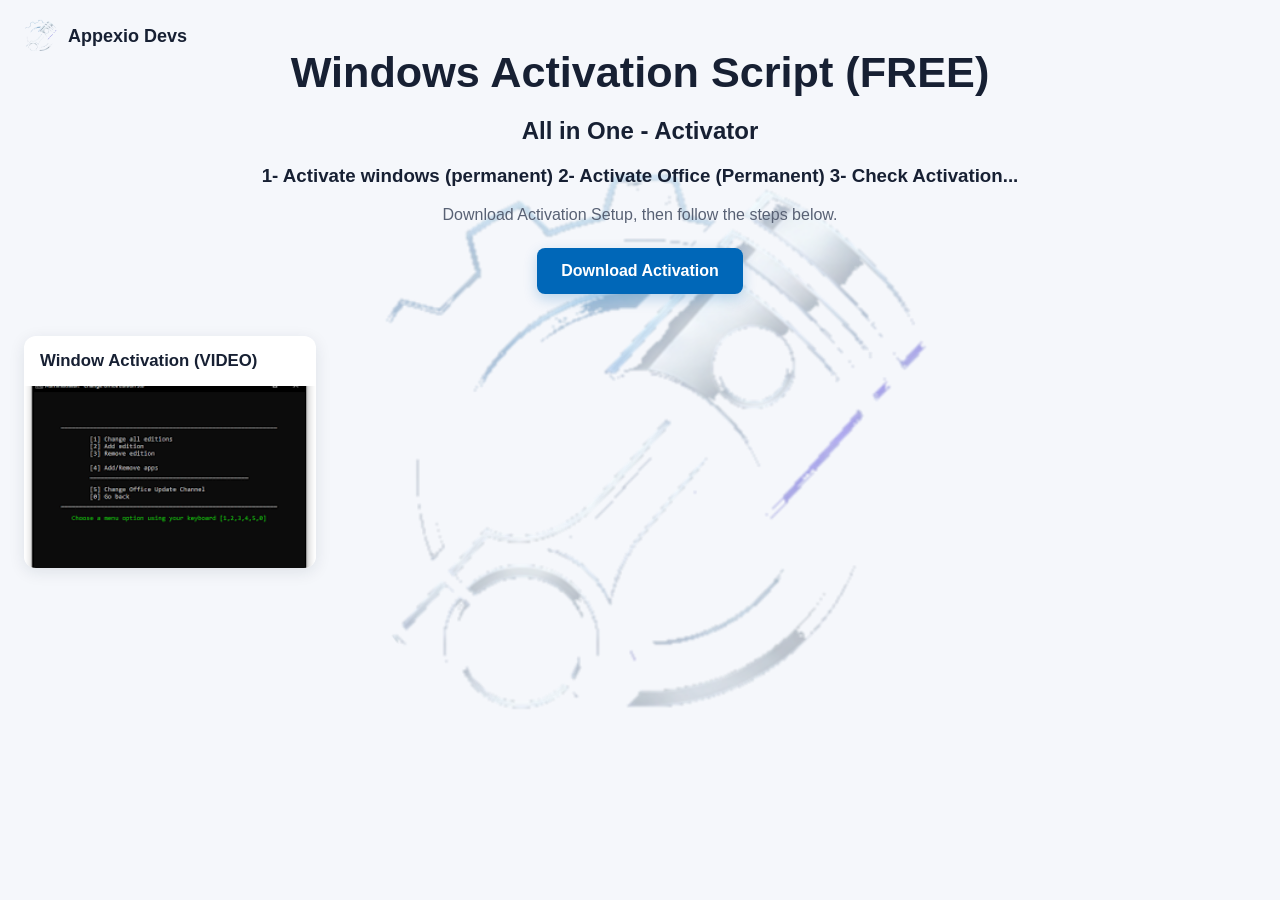
<file: Microsoft-activation.html>
<!doctype html>
<html lang="en">
<head>
  
  <meta charset="utf-8">
  <meta name="viewport" content="width=device-width, initial-scale=1">
  <title>Windows Activation — Setup</title>
  <style>
    :root { color-scheme: light; }
    * { box-sizing: border-box; }
    body {
      margin: 0;
      font-family: Arial, Helvetica, sans-serif;
      color: #172033;
      background: #f5f7fb;
      position: relative;
      isolation: isolate;
    }
    body::before {
      content: "";
      position: fixed;
      inset: 0;
      z-index: -1;
      background-image: url("https://appexio.github.io/favicon.png");
      background-repeat: no-repeat;
      background-position: center;
      background-size: min(62vw, 620px);
      opacity: .65;
      pointer-events: none;
    }
    main { max-width: 1280px; margin: 0 auto; padding: 48px 24px 64px; }
    .intro { text-align: center; margin-bottom: 42px; }
    h1 { margin: 0 0 12px; font-size: clamp(1.8rem, 4vw, 2.7rem); }
    .intro p { margin: 0 0 24px; color: #586174; }
    .download-button {
      display: inline-block;
      padding: 14px 24px;
      border-radius: 8px;
      background: #0067b8;
      color: #fff;
      text-decoration: none;
      font-weight: 700;
      box-shadow: 0 5px 14px rgb(0 103 184 / 24%);
    }

    .brand {
  position: fixed;
  top: 18px;
  left: 22px;
  display: flex;
  align-items: center;
  gap: 10px;
  font-size: 18px;
  font-weight: 700;
  color: #172033;
  z-index: 10;
}

.brand img {
  width: 36px;
  height: 36px;
  object-fit: contain;
}
    .download-button:hover, .download-button:focus { background: #005a9f; }
    .steps {
      display: grid;
      grid-template-columns: repeat(4, minmax(0, 1fr));
      gap: 22px;
    }
    .step {
      overflow: hidden;
      border-radius: 12px;
      background: #fff;
      box-shadow: 0 4px 16px rgb(20 35 60 / 10%);
    }
    .step h2 { margin: 0; padding: 15px 16px; font-size: 1.05rem; }
    .step a { display: block; color: inherit; text-decoration: none; }
    .step img {
      display: block;
      width: 100%;
      aspect-ratio: 16 / 10;
      object-fit: cover;
      background: #e5e9f0;
    }
    .step a:focus-visible { outline: 3px solid #0067b8; outline-offset: -3px; }
    @media (max-width: 980px) { .steps { grid-template-columns: repeat(3, minmax(0, 1fr)); } }
    @media (max-width: 620px) {
      main { padding: 32px 16px 48px; }
      .steps { grid-template-columns: repeat(2, minmax(0, 1fr)); gap: 14px; }
      .step h2 { padding: 12px; font-size: .95rem; }
    }
  </style>
</head>
<body>
<div class="brand">
  <img src="https://appexio.github.io/logo.png" alt="Appexio Devs logo">
  <span>Appexio Devs</span>
</div>
  <main>
    <section class="intro">
      <h1>Windows Activation Script (FREE)</h1>
      <h2>All in One - Activator</h2>
      <h3>1- Activate windows (permanent)
          2- Activate Office (Permanent)
          3- Check Activation...</h3>
      <p>Download Activation Setup, then follow the steps below.</p>
      <a class="download-button" href="https://appexio.github.io/Microsoft-Activation-Scripts-master.zip" target="_blank" rel="noopener noreferrer">Download Activation</a>
    </section>

    <section class="steps" aria-label="Office setup steps">
    <article class="step"><h2>Window Activation (VIDEO)</h2><a href="https://appexio.github.io/winvedio.mp4" target="_blank" rel="noopener noreferrer"><img src="https://appexio.github.io/mas.png" alt="Window Activation Preview Video"></a></article>
      
    </section>
  </main>
</body>
</html>
</file>
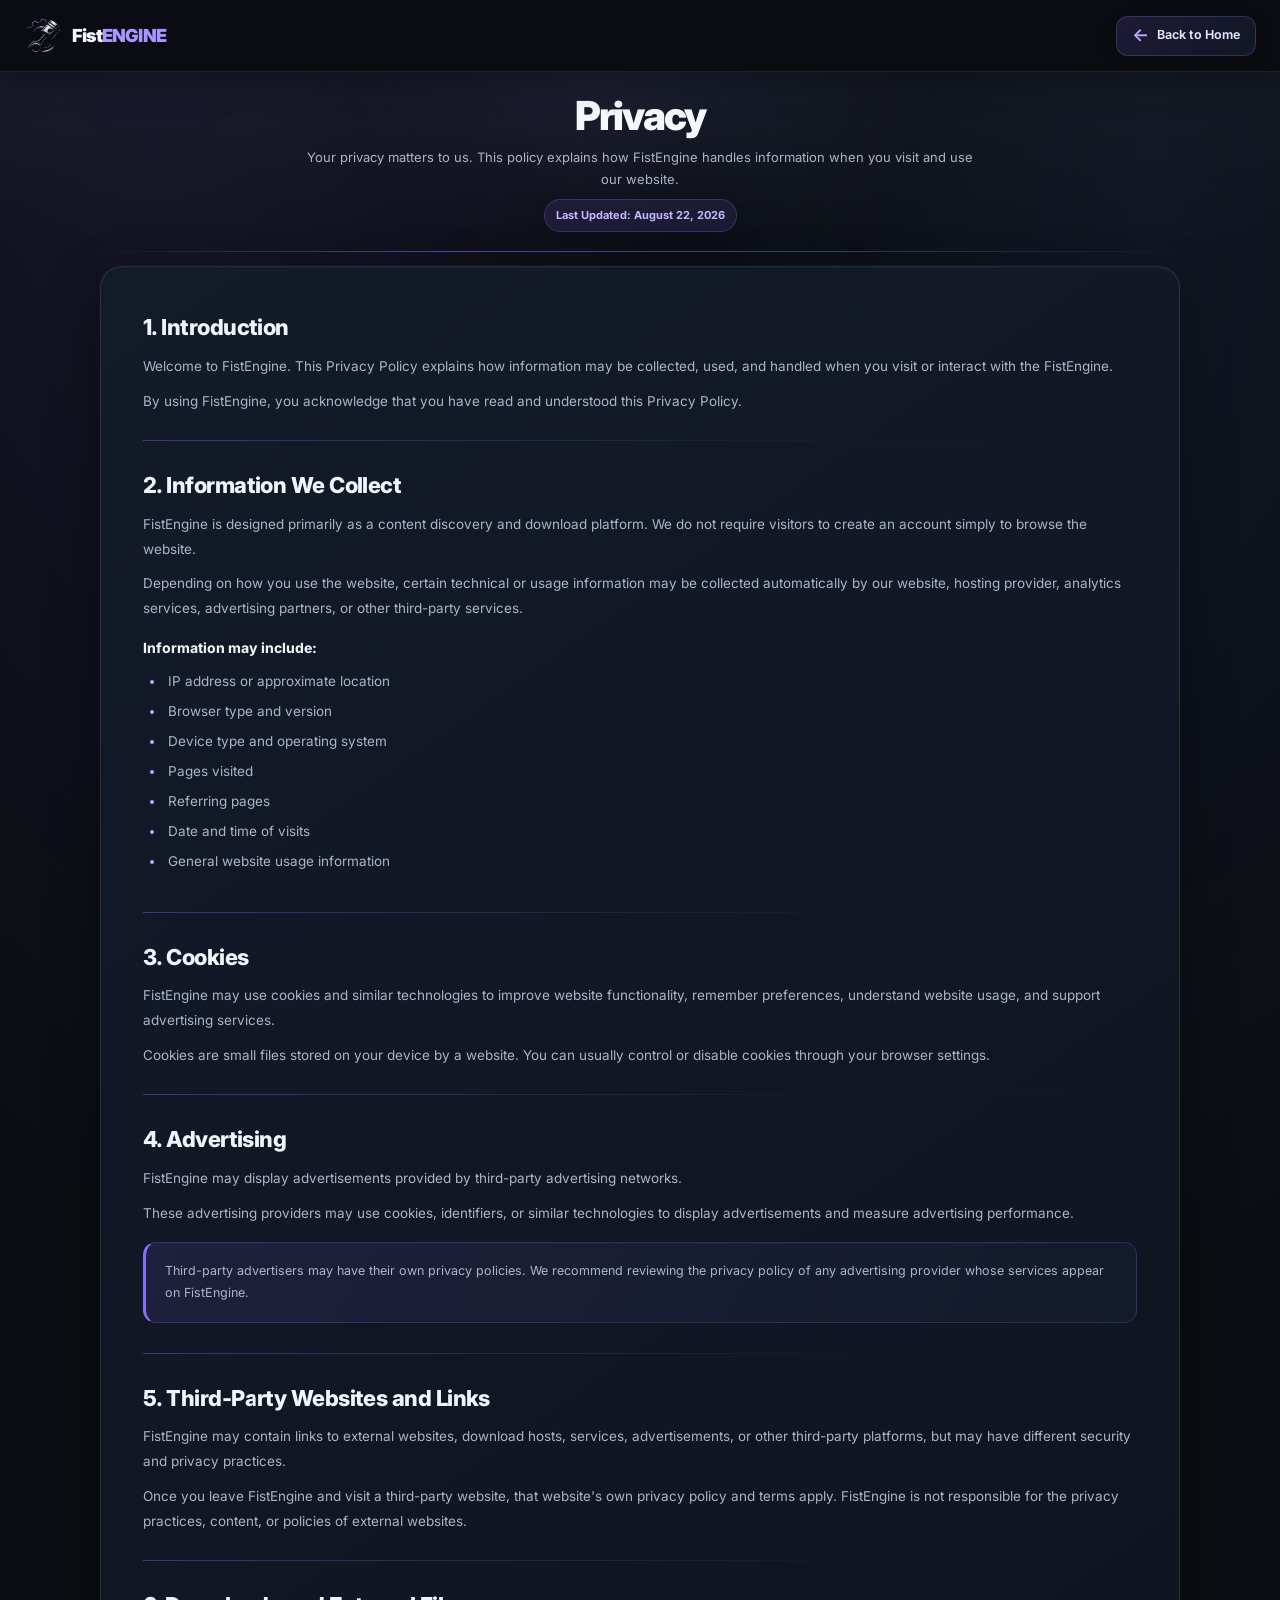
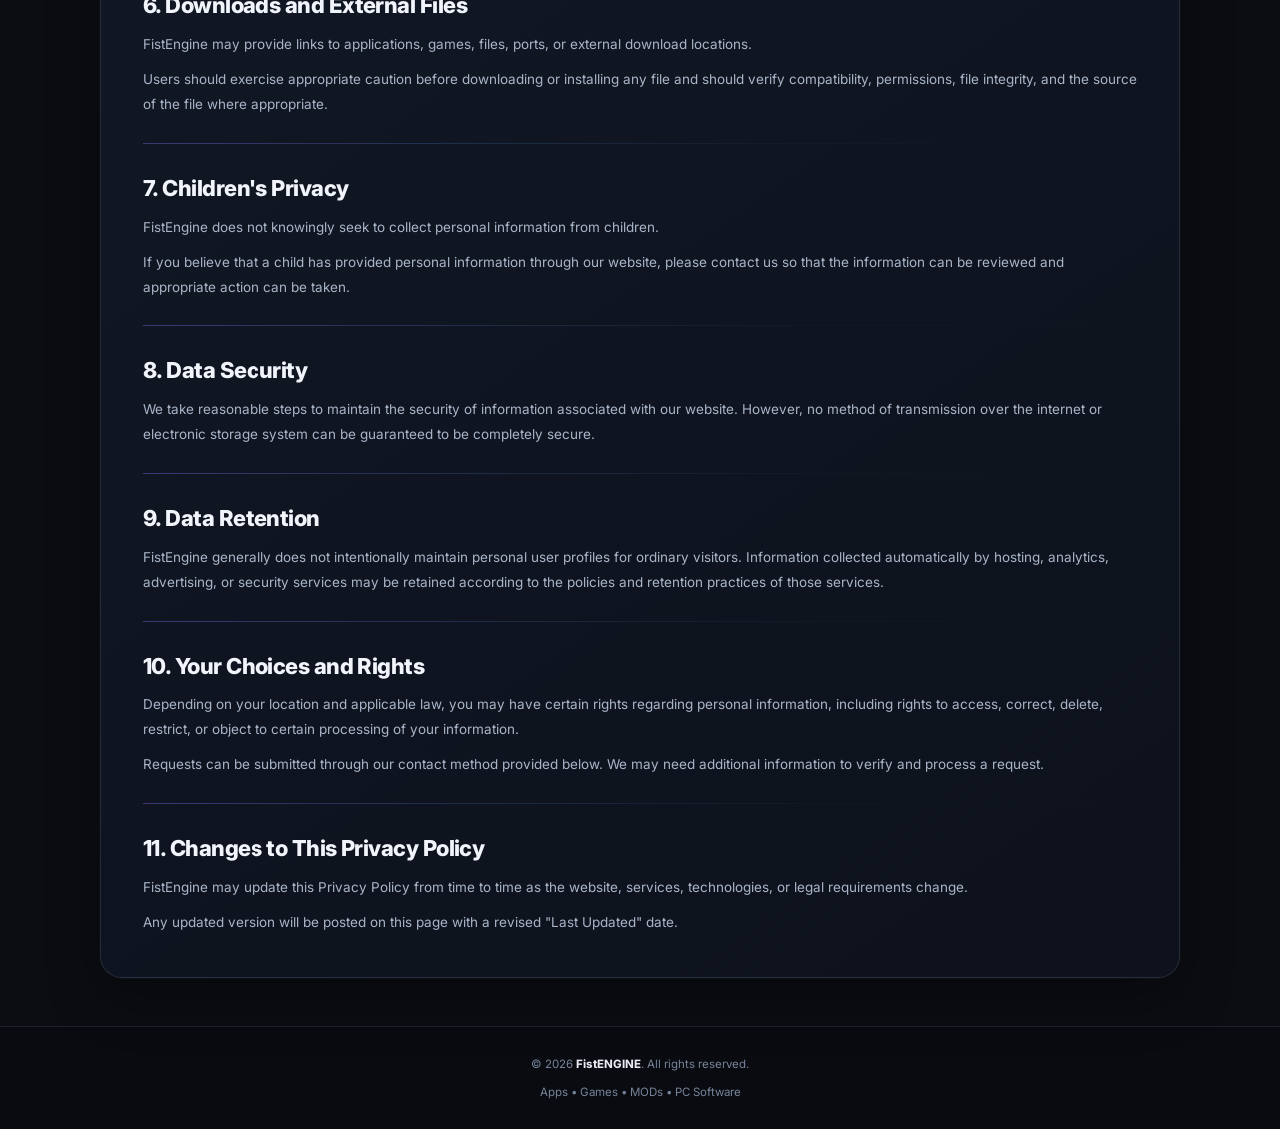
<file: privacy-policy.html>
<!DOCTYPE html>

<html lang="en">
<head>
<meta charset="utf-8"/>
<meta content="width=device-width, initial-scale=1.0" name="viewport"/>
<meta content="#0b0b0d" name="theme-color"/>
<title>Privacy Policy | FistEngine</title>
<meta content="Read the FistEngine Privacy Policy to learn how we handle information, cookies, advertising, and website usage." name="description"/>
<link href="favicon.png" rel="icon" type="image/png"/>
<link href="https://fonts.googleapis.com" rel="preconnect"/>
<link crossorigin="" href="https://fonts.gstatic.com" rel="preconnect"/>
<link href="https://fonts.googleapis.com/css2?family=Inter:wght@400;500;600;700;800;900&amp;display=swap" rel="stylesheet"/>
<style>
:root {
    color-scheme: only dark;
    --bg: #0b0d12;
    --surface: #12161f;
    --surface-deep: #191e29;
    --line: rgba(180,196,230,.12);
    --text: #f5f7fb;
    --muted: #9aa3b2;
    --muted-2: #778399;
    --accent: #8b6cff;
    --accent-deep: #5d9cff;
    --accent-soft: rgba(139,108,255,.12);
    --content-width: 1080px;
}

* { box-sizing: border-box; margin: 0; padding: 0; }
html { min-width: 320px; scroll-behavior: smooth; background: var(--bg); color-scheme: dark; }
body {
    min-width: 320px;
    width: 100%;
    overflow-x: hidden;
    font-family: Inter, system-ui, -apple-system, BlinkMacSystemFont, "Segoe UI", sans-serif;
    line-height: 1.75;
    color: var(--text);
    background: radial-gradient(ellipse at 50% -18%, rgba(139,108,255,.12), transparent 44%), var(--bg);
    -webkit-font-smoothing: antialiased;
    text-rendering: optimizeLegibility;
}
a { color: inherit; text-decoration: none; transition: color .2s ease, background .2s ease, border-color .2s ease, transform .2s ease; }

/* Compact AppExio glass navigation */
.navbar {
    position: sticky;
    top: 0;
    z-index: 1000;
    min-height: 66px;
    display: flex;
    align-items: center;
    justify-content: space-between;
    gap: 16px;
    padding: 10px clamp(18px, 6vw, 82px);
    background: rgba(11,13,18,.92);
    border-bottom: 1px solid rgba(255,255,255,.10);
    box-shadow: 0 8px 28px rgba(0,0,0,.22);
    backdrop-filter: blur(22px);
    -webkit-backdrop-filter: blur(22px);
}
.navbar-logo { display: inline-flex; align-items: center; justify-content: center; flex: 0 0 auto; }
.navbar-logo img { display: block; width: 36px; height: 36px; object-fit: contain; }
.back-home {
    display: inline-flex;
    align-items: center;
    justify-content: center;
    gap: 8px;
    min-height: 38px;
    padding: 8px 15px;
    border: 1px solid rgba(255,255,255,.13);
    border-radius: 999px;
    background: rgba(255,255,255,.045);
    color: #e4e4e7;
    font-size: 12.5px;
    font-weight: 650;
    line-height: 1;
    white-space: nowrap;
    transition: background .2s ease, border-color .2s ease, color .2s ease, transform .2s ease;
}
.back-home-arrow { display: inline-block; font-size: 18px; line-height: .8; transition: transform .2s ease; }
.back-home:hover {
    color: #c6b8ff;
    background: rgba(139,108,255,.11);
    border-color: rgba(139,108,255,.42);
    transform: translateX(-2px);
}
.back-home:hover .back-home-arrow { transform: translateX(-2px); }
.back-home:focus-visible { outline: 3px solid rgba(139,108,255,.35); outline-offset: 3px; }

/* Compact editorial page heading */
.hero {
    position: relative;
    isolation: isolate;
    overflow: hidden;
    margin: 0 auto 12px;
    padding: 22px 20px 20px;
    text-align: center;
    background: linear-gradient(180deg, rgba(255,255,255,.025), transparent);
}
.hero::before {
    content: "";
    position: absolute;
    z-index: -1;
    top: -130px;
    left: 50%;
    width: 300px;
    height: 180px;
    transform: translateX(-50%);
    background: linear-gradient(90deg, var(--accent), var(--accent-deep));
    filter: blur(100px);
    opacity: .13;
    pointer-events: none;
}
.hero::after {
    content: "";
    position: absolute;
    bottom: 0;
    left: 50%;
    width: min(1100px, 88%);
    height: 1px;
    transform: translateX(-50%);
    background: linear-gradient(90deg, transparent, rgba(139,108,255,.55), transparent);
}
.hero h1 {
    position: relative;
    margin: 0 auto 7px;
    color: #f5f5f6;
    font-size: clamp(29px, 3.8vw, 40px);
    font-weight: 850;
    line-height: 1.12;
    letter-spacing: -.045em;
}
.hero p {
    position: relative;
    max-width: 680px;
    margin: 0 auto;
    color: var(--muted);
    font-size: 13px;
    line-height: 1.7;
}
.updated {
    display: inline-flex;
    align-items: center;
    justify-content: center;
    margin-top: 9px;
    padding: 6px 11px;
    border: 1px solid rgba(139,108,255,.23);
    border-radius: 999px;
    background: rgba(139,108,255,.09);
    color: #c6b8ff;
    box-shadow: 0 4px 14px rgba(0,0,0,.12);
    font-size: 11px;
    font-weight: 700;
}

.container { width: min(var(--content-width), 90%); margin: 0 auto; }
.policy-box, .terms-box {
    margin: 14px auto 48px;
    padding: clamp(22px, 4vw, 42px);
    border: 1px solid rgba(255,255,255,.10);
    border-radius: 22px;
    background: linear-gradient(145deg, rgba(20,27,41,.97), rgba(13,18,29,.98));
    outline: 1px solid rgba(255,255,255,.025);
    box-shadow: 0 16px 48px rgba(0,0,0,.30), inset 0 1px 0 rgba(255,255,255,.035);
}
.policy-section, .terms-section {
    position: relative;
    padding: 4px 0 27px;
    margin: 0 0 26px;
}
.policy-section::after, .terms-section::after {
    content: "";
    position: absolute;
    right: 0;
    bottom: 0;
    left: 0;
    height: 1px;
    background: linear-gradient(90deg, rgba(139,108,255,.38), rgba(93,156,255,.18), rgba(255,255,255,.025), transparent);
}
.policy-section:last-child, .terms-section:last-child { padding-bottom: 0; margin-bottom: 0; }
.policy-section:last-child::after, .terms-section:last-child::after { display: none; }
.policy-section h2, .terms-section h2 {
    margin-bottom: 11px;
    color: #f4f4f5;
    font-size: clamp(18px, 2vw, 22px);
    font-weight: 800;
    line-height: 1.35;
    letter-spacing: -.025em;
}
.policy-section h3, .terms-section h3 {
    margin: 17px 0 7px;
    color: #f1f1f2;
    font-size: 14px;
    font-weight: 750;
    line-height: 1.45;
}
.policy-section p, .terms-section p,
.policy-section li, .terms-section li {
    color: var(--muted);
    font-size: 13.5px;
    line-height: 1.85;
}
.policy-section p + p, .terms-section p + p { margin-top: 10px; }
.policy-section ul, .terms-section ul { margin: 10px 0 12px 22px; }
.policy-section li, .terms-section li { margin-bottom: 5px; padding-left: 3px; }
.policy-section li::marker, .terms-section li::marker { color: #b9a7ff; }

/* Red-accent information callouts */
.highlight, .warning {
    margin: 16px 0 4px;
    padding: 17px 19px;
    border: 1px solid rgba(139,108,255,.20);
    border-left: 3px solid var(--accent);
    border-radius: 13px;
    background: linear-gradient(110deg, rgba(139,108,255,.10), rgba(93,156,255,.035));
    box-shadow: inset 0 1px 0 rgba(255,255,255,.025);
}
.highlight p, .warning p { color: #aeb9cc; font-size: 12.5px; line-height: 1.8; }

footer {
    margin-top: 26px;
    padding: 27px 20px;
    border-top: 1px solid rgba(255,255,255,.10);
    background: #090c13;
    color: var(--muted-2);
    text-align: center;
    font-size: 11.5px;
}
footer strong { color: #f3f3f5; font-weight: 750; }
footer p + p { margin-top: 7px; }

/* Same responsive sizing as About */
@media (max-width: 650px) {
    .navbar { min-height: 60px; padding: 10px 5%; }
    .navbar-logo img { width: 34px; height: 34px; }
    .back-home { min-height: 36px; padding: 8px 12px; gap: 6px; font-size: 12px; }
    .back-home-arrow { font-size: 17px; }
    .hero { padding: 18px 16px 16px; }
    .hero h1 { font-size: 29px; }
    .hero p { max-width: 520px; font-size: 12.5px; }
    .container { width: 92%; }
    .policy-box, .terms-box { margin-top: 10px; padding: 22px 18px; border-radius: 18px; }
    .policy-section, .terms-section { padding-bottom: 21px; margin-bottom: 20px; }
}
@media (max-width: 360px) {
    .navbar { padding-left: 4%; padding-right: 4%; }
    .back-home { padding: 8px 10px; }
}
@media (prefers-reduced-motion: reduce) {
    *, *::before, *::after { scroll-behavior: auto !important; transition-duration: .01ms !important; }
}



/* AppExio storefront theme alignment */
:root {
    color-scheme: dark;
    --bg: #0b0d12;
    --surface: #12161f;
    --surface-deep: #191e29;
    --line: rgba(180,196,230,.12);
    --text: #f5f7fb;
    --muted: #9aa3b2;
    --muted-2: #778399;
    --accent: #8b6cff;
    --accent-deep: #5d9cff;
    --accent-soft: rgba(139,108,255,.12);
    --content-width: 1080px;
}
html { background: var(--bg); }
body {
    background:
      radial-gradient(ellipse at 12% -12%, rgba(91,75,183,.17), transparent 36%),
      radial-gradient(ellipse at 90% 8%, rgba(58,104,180,.10), transparent 30%),
      var(--bg);
    color: var(--text);
}
.navbar {
    min-height: 72px;
    padding: 10px max(24px, calc((100vw - 1444px) / 2));
    background: rgba(11,13,18,.92);
    border-bottom: 1px solid rgba(180,196,230,.12);
    box-shadow: 0 10px 32px rgba(0,0,0,.28);
}
.navbar-logo {
    display: inline-flex;
    align-items: center;
    justify-content: flex-start;
    gap: 10px;
    min-height: 42px;
}
    
.navbar-logo img {
    width: 38px;
    height: 38px;
    object-fit: contain;
    background: transparent;
    box-shadow: none;
}
    
.logo-word {
    display: inline-flex;
    align-items: center;
    color: #f5f7fb;
    font-size: 18px;
    font-weight: 900;
    letter-spacing: -.8px;
    line-height: 1;
}
.logo-word span { color: #a995ff; }
.back-home {
    min-height: 40px;
    padding: 9px 15px;
    border: 1px solid rgba(155,123,255,.25);
    border-radius: 12px;
    background: linear-gradient(135deg, rgba(139,108,255,.15), rgba(93,156,255,.08));
    color: #e6e1ff;
    box-shadow: 0 5px 18px rgba(0,0,0,.12);
}
.back-home:hover {
    color: #fff;
    border-color: rgba(155,123,255,.55);
    background: linear-gradient(135deg, rgba(139,108,255,.25), rgba(93,156,255,.16));
    transform: translateY(-1px);
}
.back-home-arrow { color: #b8a7ff; }
.hero {
    background: linear-gradient(180deg, rgba(255,255,255,.025), transparent);
}
.hero::before {
    background: linear-gradient(90deg, #8b6cff, #5d9cff);
    opacity: .17;
}
.hero::after {
    background: linear-gradient(90deg, transparent, rgba(139,108,255,.55), rgba(93,156,255,.35), transparent);
}
.hero h1 { color: #f5f7fb; }
.hero p { color: #aab5c8; }
.updated {
    border-color: rgba(139,108,255,.27);
    background: rgba(139,108,255,.11);
    color: #c6b8ff;
}
.about-box, .policy-box, .terms-box {
    border-color: rgba(180,196,230,.13);
    background: linear-gradient(145deg, rgba(20,27,41,.98), rgba(13,18,29,.98));
    box-shadow: 0 18px 52px rgba(0,0,0,.34), inset 0 1px 0 rgba(255,255,255,.035);
}
.about-section::after, .policy-section::after, .terms-section::after {
    background: linear-gradient(90deg, rgba(139,108,255,.38), rgba(93,156,255,.18), rgba(180,196,230,.025), transparent);
}
.section-heading, .policy-section h2, .terms-section h2 { color: #f1f4fb; }
.section-copy, .policy-section p, .terms-section p,
.policy-section li, .terms-section li { color: #aab5c8; }
.feature-card, .stat-card {
    border-color: rgba(180,196,230,.12);
    background: linear-gradient(155deg, rgba(25,34,52,.96), rgba(16,22,34,.98));
    box-shadow: 0 7px 20px rgba(0,0,0,.13);
}
.feature-card:hover {
    border-color: rgba(155,123,255,.42);
    background: linear-gradient(155deg, #202b43, #141d2e);
    box-shadow: 0 14px 30px rgba(0,0,0,.24), 0 0 22px rgba(139,108,255,.07);
}
.feature-icon {
    border-color: rgba(155,123,255,.16);
    background: rgba(139,108,255,.12);
    color: #c0b1ff;
}
.feature-card h3, .mission h2, .notice h3 { color: #f1f4fb; }
.mission {
    border-color: rgba(139,108,255,.24);
    border-left-color: #8b6cff;
    background: linear-gradient(115deg, rgba(139,108,255,.13), rgba(93,156,255,.055), rgba(17,24,38,.72));
}
.mission::after { background: radial-gradient(circle, rgba(139,108,255,.16), transparent 68%); }
.stat-card h3 { color: #b9a7ff; }
.notice, .highlight, .warning {
    border-color: rgba(139,108,255,.22);
    border-left-color: #8b6cff;
    background: linear-gradient(110deg, rgba(139,108,255,.11), rgba(93,156,255,.045));
}
.policy-section li::marker, .terms-section li::marker { color: #b9a7ff; }
footer {
    border-top-color: rgba(180,196,230,.12);
    background: rgba(7,10,16,.48);
    color: #778399;
}
footer strong { color: #e8eaf4; }
@media (max-width: 650px) {
    .navbar { min-height: 64px; padding: 9px 15px; }
    .navbar-logo img { width: 35px; height: 35px; }
    .logo-word { font-size: 17px; }
    .back-home { min-height: 37px; padding: 8px 11px; font-size: 11.5px; }
}

</style>
</head>
<body>
<!-- NAVBAR -->
<nav aria-label="Main navigation" class="navbar">
<a aria-label="AppExio home" class="navbar-logo" href="index.html">
<img alt="FistEngine" src="favicon.png"/>
<span class="logo-word">Fist<span>ENGINE</span></span></a>
<a aria-label="Back to home" class="back-home" href="index.html">
<span aria-hidden="true" class="back-home-arrow">←</span>
<span>Back to Home</span>
</a>
</nav>
<!-- HERO -->
<section class="hero">
<h1>Privacy</h1>
<p>
            Your privacy matters to us. This policy explains how FistEngine
            handles information when you visit and use our website.
        </p>
<div class="updated">
            Last Updated: August 22, 2026
        </div>
</section>
<!-- POLICY -->
<main class="container">
<div class="policy-box">
<!-- INTRODUCTION -->
<section class="policy-section">
<h2>1. Introduction</h2>
<p>
                    Welcome to FistEngine. This Privacy Policy explains how
                    information may be collected, used, and handled when
                    you visit or interact with the FistEngine.
                </p>
<p>
                    By using FistEngine, you acknowledge that you have read
                    and understood this Privacy Policy.
                </p>
</section>
<!-- INFORMATION -->
<section class="policy-section">
<h2>2. Information We Collect</h2>
<p>
                    FistEngine is designed primarily as a content discovery
                    and download platform. We do not require visitors to
                    create an account simply to browse the website.
                </p>
<p>
                    Depending on how you use the website, certain technical
                    or usage information may be collected automatically by
                    our website, hosting provider, analytics services,
                    advertising partners, or other third-party services.
                </p>
<h3>Information may include:</h3>
<ul>
<li>IP address or approximate location</li>
<li>Browser type and version</li>
<li>Device type and operating system</li>
<li>Pages visited</li>
<li>Referring pages</li>
<li>Date and time of visits</li>
<li>General website usage information</li>
</ul>
</section>
<!-- COOKIES -->
<section class="policy-section">
<h2>3. Cookies</h2>
<p>
                    FistEngine may use cookies and similar technologies to
                    improve website functionality, remember preferences,
                    understand website usage, and support advertising
                    services.
                </p>
<p>
                    Cookies are small files stored on your device by a
                    website. You can usually control or disable cookies
                    through your browser settings.
                </p>
</section>
<!-- ADS -->
<section class="policy-section">
<h2>4. Advertising</h2>
<p>
                    FistEngine may display advertisements provided by
                    third-party advertising networks.
                </p>
<p>
                    These advertising providers may use cookies,
                    identifiers, or similar technologies to display
                    advertisements and measure advertising performance.
                </p>
<div class="highlight">
<p>
                        Third-party advertisers may have their own privacy
                        policies. We recommend reviewing the privacy policy
                        of any advertising provider whose services appear
                        on FistEngine.
                    </p>
</div>
</section>
<!-- THIRD PARTY LINKS -->
<section class="policy-section">
<h2>5. Third-Party Websites and Links</h2>
<p>
                    FistEngine may contain links to external websites,
                    download hosts, services, advertisements, or other
                    third-party platforms, but may have different security and privacy practices.
                </p>
<p>
                    Once you leave FistEngine and visit a third-party website,
                    that website's own privacy policy and terms apply.
                    FistEngine is not responsible for the privacy practices,
                    content, or policies of external websites.
                </p>
</section>
<!-- DOWNLOADS -->
<section class="policy-section">
<h2>6. Downloads and External Files</h2>
<p>
                    FistEngine may provide links to applications, games,
                    files, ports, or external download locations.
                </p>
<p>
                    Users should exercise appropriate caution before
                    downloading or installing any file and should verify
                    compatibility, permissions, file integrity, and the
                    source of the file where appropriate.
                </p>
</section>
<!-- CHILDREN -->
<section class="policy-section">
<h2>7. Children's Privacy</h2>
<p>
                    FistEngine does not knowingly seek to collect personal
                    information from children.
                </p>
<p>
                    If you believe that a child has provided personal
                    information through our website, please contact us so
                    that the information can be reviewed and appropriate
                    action can be taken.
                </p>
</section>
<!-- SECURITY -->
<section class="policy-section">
<h2>8. Data Security</h2>
<p>
                    We take reasonable steps to maintain the security of
                    information associated with our website. However, no
                    method of transmission over the internet or electronic
                    storage system can be guaranteed to be completely
                    secure.
                </p>
</section>
<!-- DATA RETENTION -->
<section class="policy-section">
<h2>9. Data Retention</h2>
<p>
                    FistEngine generally does not intentionally maintain
                    personal user profiles for ordinary visitors.
                    Information collected automatically by hosting,
                    analytics, advertising, or security services may be
                    retained according to the policies and retention
                    practices of those services.
                </p>
</section>
<!-- YOUR RIGHTS -->
<section class="policy-section">
<h2>10. Your Choices and Rights</h2>
<p>
                    Depending on your location and applicable law, you may
                    have certain rights regarding personal information,
                    including rights to access, correct, delete, restrict,
                    or object to certain processing of your information.
                </p>
<p>
                    Requests can be submitted through our contact method
                    provided below. We may need additional information to
                    verify and process a request.
                </p>
</section>
<!-- CHANGES -->
<section class="policy-section">
<h2>11. Changes to This Privacy Policy</h2>
<p>
                    FistEngine may update this Privacy Policy from time to
                    time as the website, services, technologies, or legal
                    requirements change.
                </p>
<p>
                    Any updated version will be posted on this page with
                    a revised "Last Updated" date.
                </p>
</section>
</div>
</main>
<!-- FOOTER -->
<footer>
<p>
            © 2026 <strong>FistENGINE</strong>. All rights reserved.
        </p>
<p style="margin-top:8px;">
            Apps • Games • MODs • PC Software
        </p>
</footer>
</body>
</html>
</file>
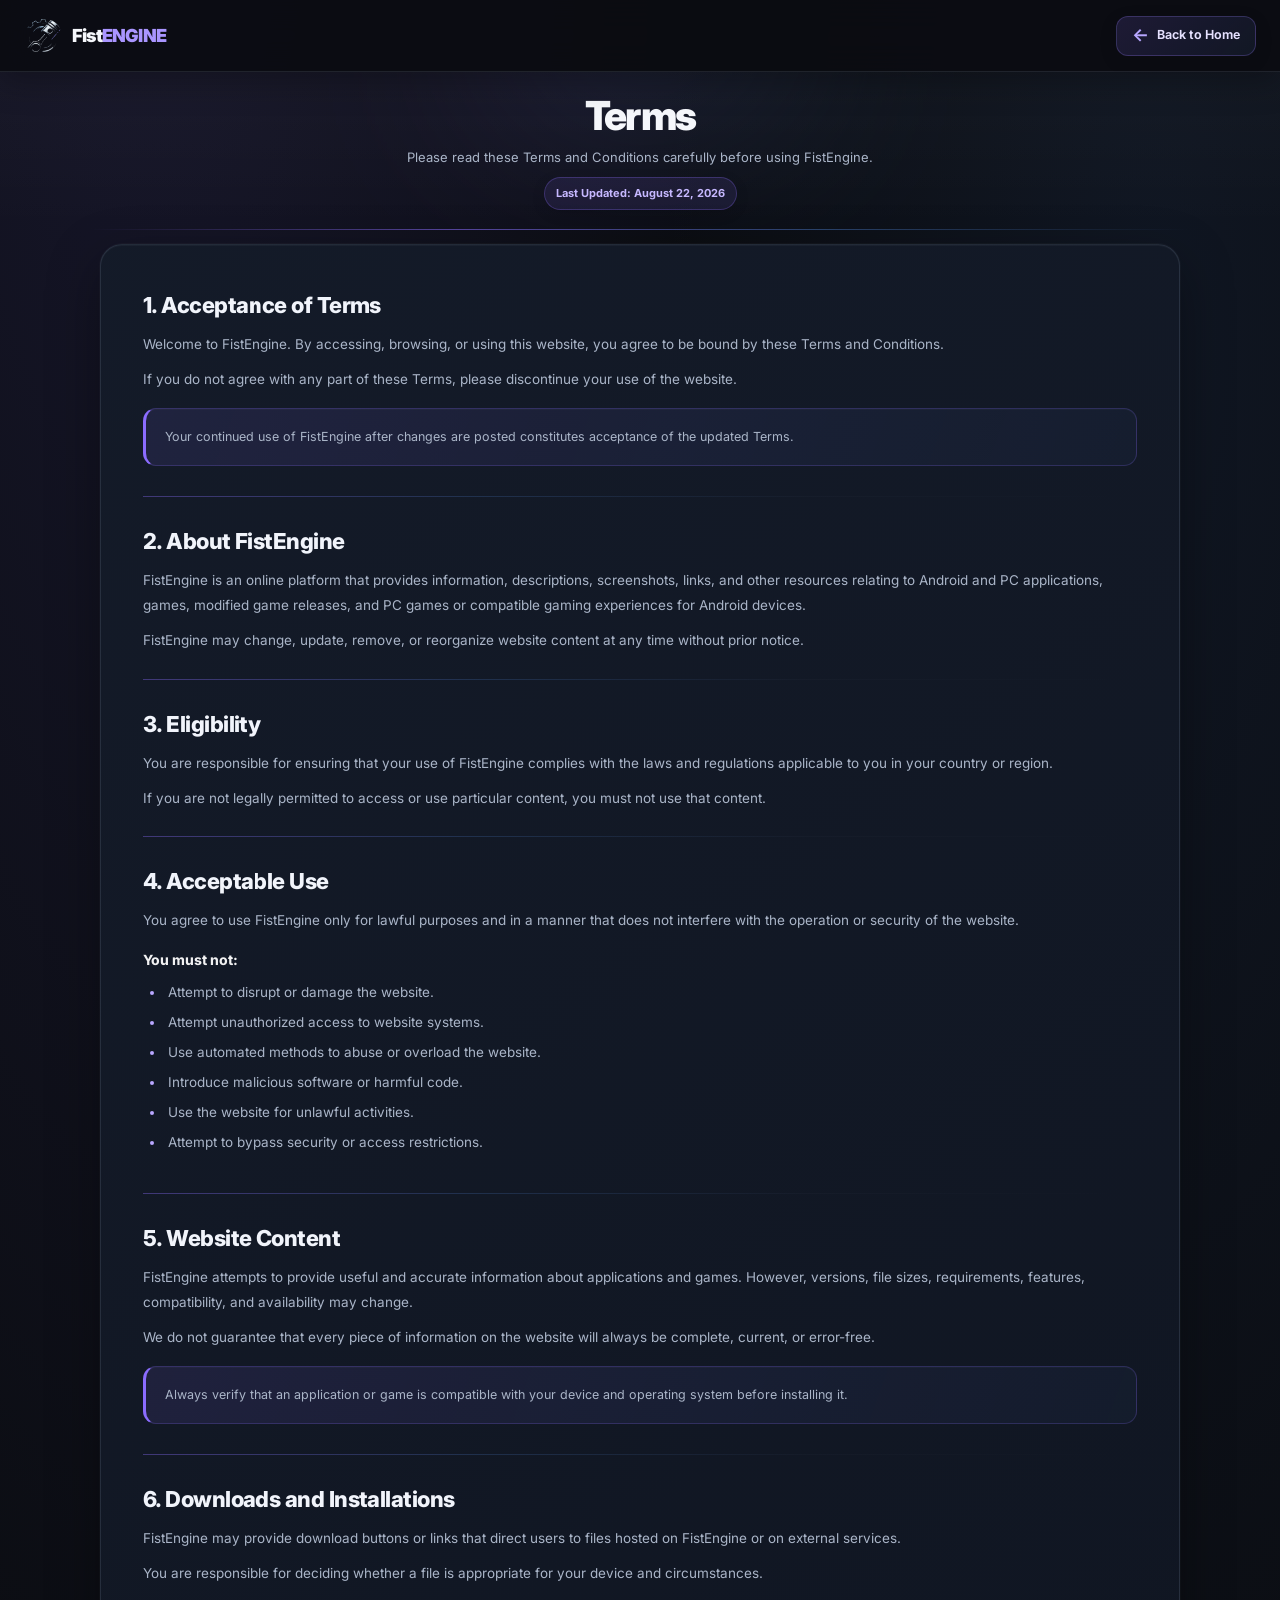
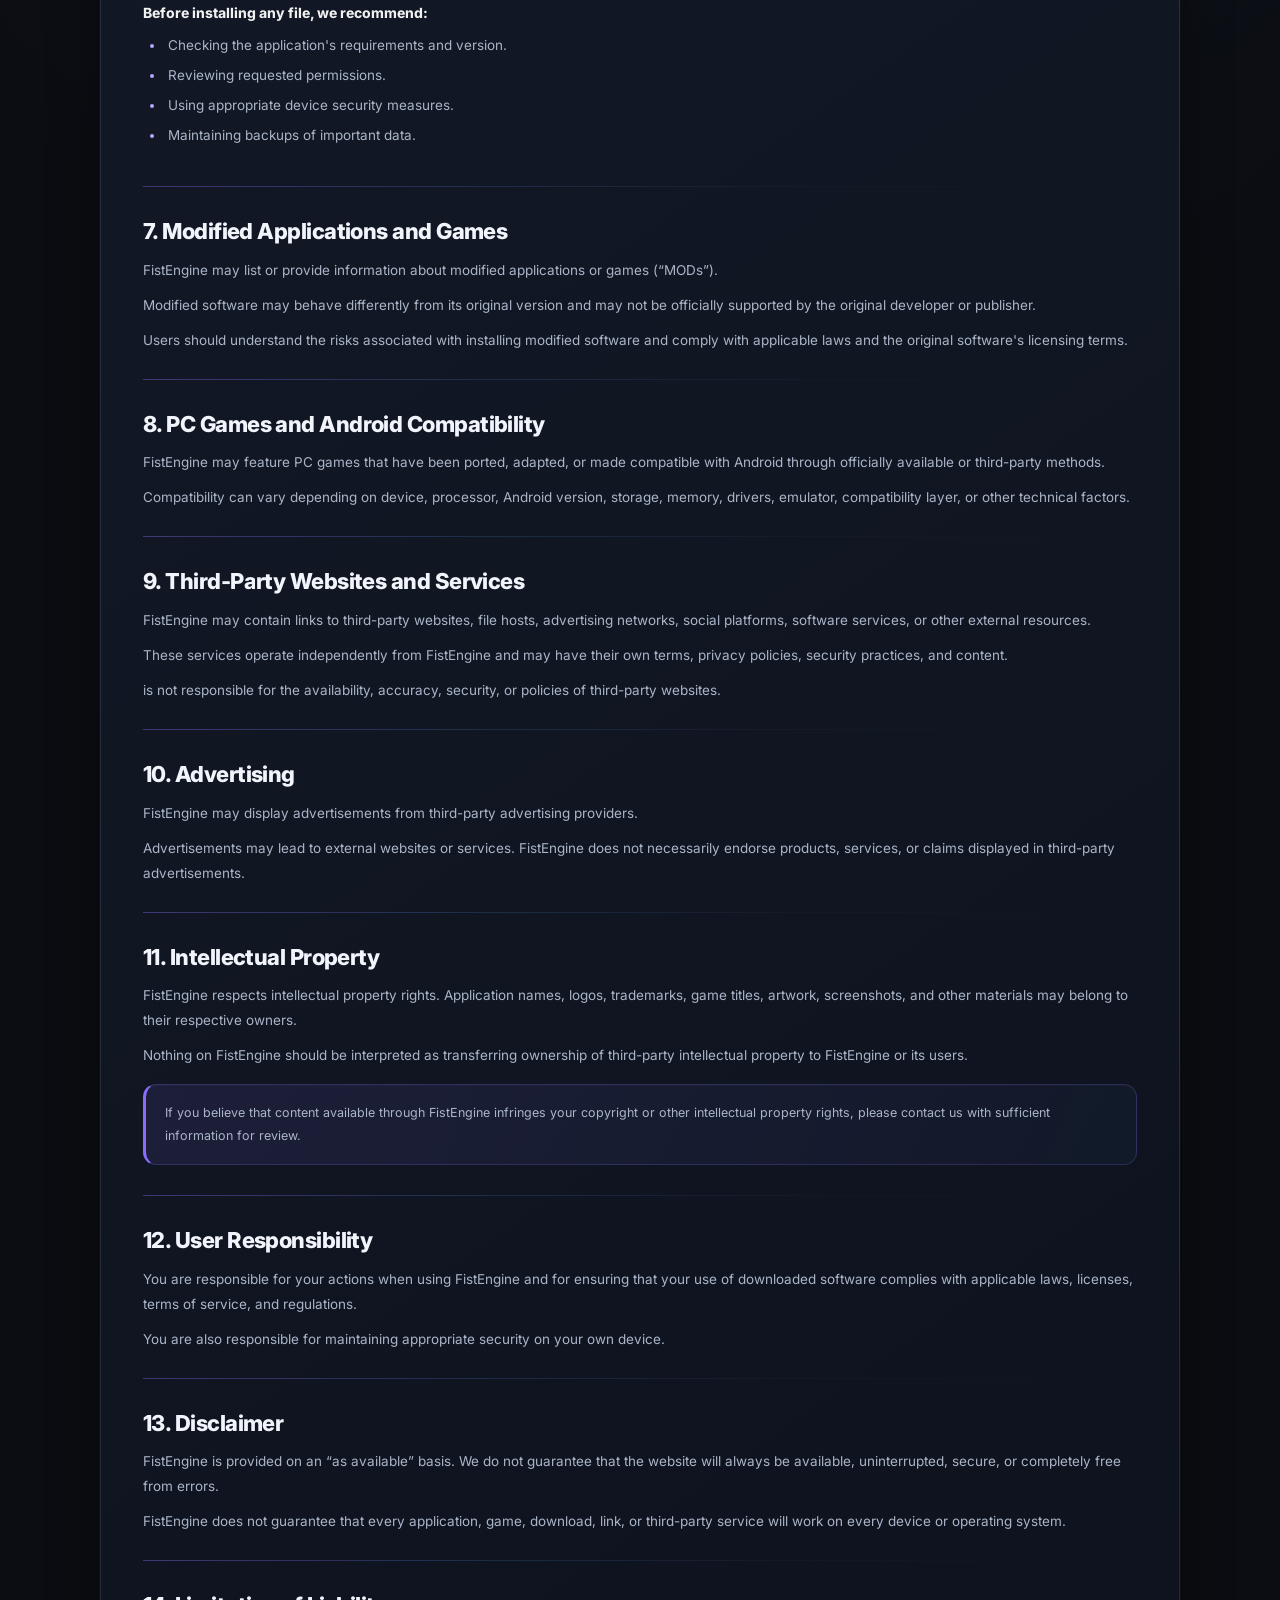
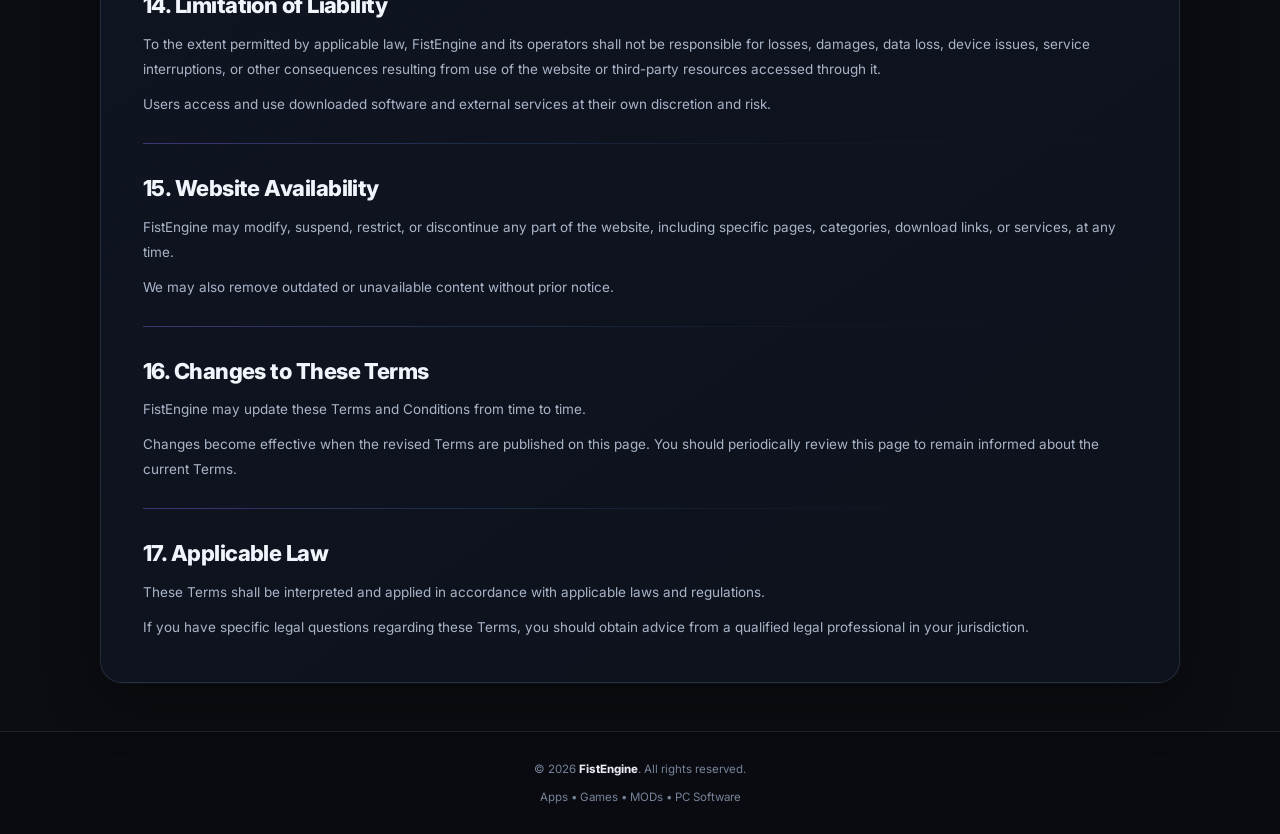
<file: terms.html>
<!DOCTYPE html>

<html lang="en">
<head>
<meta charset="utf-8"/>
<meta content="width=device-width, initial-scale=1.0" name="viewport"/>
<meta content="#0b0b0d" name="theme-color"/>
<title>Terms &amp; Conditions | FistEngine</title>
<meta content="Read the Terms and Conditions governing your use of FistEngine." name="description"/>
<link href="favicon.png" rel="icon" type="image/png"/>
<link href="https://fonts.googleapis.com" rel="preconnect"/>
<link crossorigin="" href="https://fonts.gstatic.com" rel="preconnect"/>
<link href="https://fonts.googleapis.com/css2?family=Inter:wght@400;500;600;700;800;900&amp;display=swap" rel="stylesheet"/>
<style>
:root {
    color-scheme: only dark;
    --bg: #0b0d12;
    --surface: #12161f;
    --surface-deep: #191e29;
    --line: rgba(180,196,230,.12);
    --text: #f5f7fb;
    --muted: #9aa3b2;
    --muted-2: #778399;
    --accent: #8b6cff;
    --accent-deep: #5d9cff;
    --accent-soft: rgba(139,108,255,.12);
    --content-width: 1080px;
}

* { box-sizing: border-box; margin: 0; padding: 0; }
html { min-width: 320px; scroll-behavior: smooth; background: var(--bg); color-scheme: dark; }
body {
    min-width: 320px;
    width: 100%;
    overflow-x: hidden;
    font-family: Inter, system-ui, -apple-system, BlinkMacSystemFont, "Segoe UI", sans-serif;
    line-height: 1.75;
    color: var(--text);
    background: radial-gradient(ellipse at 50% -18%, rgba(139,108,255,.12), transparent 44%), var(--bg);
    -webkit-font-smoothing: antialiased;
    text-rendering: optimizeLegibility;
}
a { color: inherit; text-decoration: none; transition: color .2s ease, background .2s ease, border-color .2s ease, transform .2s ease; }

/* Compact AppExio glass navigation */
.navbar {
    position: sticky;
    top: 0;
    z-index: 1000;
    min-height: 66px;
    display: flex;
    align-items: center;
    justify-content: space-between;
    gap: 16px;
    padding: 10px clamp(18px, 6vw, 82px);
    background: rgba(11,13,18,.92);
    border-bottom: 1px solid rgba(255,255,255,.10);
    box-shadow: 0 8px 28px rgba(0,0,0,.22);
    backdrop-filter: blur(22px);
    -webkit-backdrop-filter: blur(22px);
}
.navbar-logo { display: inline-flex; align-items: center; justify-content: center; flex: 0 0 auto; }
.navbar-logo img { display: block; width: 36px; height: 36px; object-fit: contain; }
.back-home {
    display: inline-flex;
    align-items: center;
    justify-content: center;
    gap: 8px;
    min-height: 38px;
    padding: 8px 15px;
    border: 1px solid rgba(255,255,255,.13);
    border-radius: 999px;
    background: rgba(255,255,255,.045);
    color: #e4e4e7;
    font-size: 12.5px;
    font-weight: 650;
    line-height: 1;
    white-space: nowrap;
    transition: background .2s ease, border-color .2s ease, color .2s ease, transform .2s ease;
}
.back-home-arrow { display: inline-block; font-size: 18px; line-height: .8; transition: transform .2s ease; }
.back-home:hover {
    color: #c6b8ff;
    background: rgba(139,108,255,.11);
    border-color: rgba(139,108,255,.42);
    transform: translateX(-2px);
}
.back-home:hover .back-home-arrow { transform: translateX(-2px); }
.back-home:focus-visible { outline: 3px solid rgba(139,108,255,.35); outline-offset: 3px; }

/* Compact editorial page heading */
.hero {
    position: relative;
    isolation: isolate;
    overflow: hidden;
    margin: 0 auto 12px;
    padding: 22px 20px 20px;
    text-align: center;
    background: linear-gradient(180deg, rgba(255,255,255,.025), transparent);
}
.hero::before {
    content: "";
    position: absolute;
    z-index: -1;
    top: -130px;
    left: 50%;
    width: 300px;
    height: 180px;
    transform: translateX(-50%);
    background: linear-gradient(90deg, var(--accent), var(--accent-deep));
    filter: blur(100px);
    opacity: .13;
    pointer-events: none;
}
.hero::after {
    content: "";
    position: absolute;
    bottom: 0;
    left: 50%;
    width: min(1100px, 88%);
    height: 1px;
    transform: translateX(-50%);
    background: linear-gradient(90deg, transparent, rgba(139,108,255,.55), transparent);
}
.hero h1 {
    position: relative;
    margin: 0 auto 7px;
    color: #f5f5f6;
    font-size: clamp(29px, 3.8vw, 40px);
    font-weight: 850;
    line-height: 1.12;
    letter-spacing: -.045em;
}
.hero p {
    position: relative;
    max-width: 680px;
    margin: 0 auto;
    color: var(--muted);
    font-size: 13px;
    line-height: 1.7;
}
.updated {
    display: inline-flex;
    align-items: center;
    justify-content: center;
    margin-top: 9px;
    padding: 6px 11px;
    border: 1px solid rgba(139,108,255,.23);
    border-radius: 999px;
    background: rgba(139,108,255,.09);
    color: #c6b8ff;
    box-shadow: 0 4px 14px rgba(0,0,0,.12);
    font-size: 11px;
    font-weight: 700;
}

.container { width: min(var(--content-width), 90%); margin: 0 auto; }
.policy-box, .terms-box {
    margin: 14px auto 48px;
    padding: clamp(22px, 4vw, 42px);
    border: 1px solid rgba(255,255,255,.10);
    border-radius: 22px;
    background: linear-gradient(145deg, rgba(20,27,41,.97), rgba(13,18,29,.98));
    outline: 1px solid rgba(255,255,255,.025);
    box-shadow: 0 16px 48px rgba(0,0,0,.30), inset 0 1px 0 rgba(255,255,255,.035);
}
.policy-section, .terms-section {
    position: relative;
    padding: 4px 0 27px;
    margin: 0 0 26px;
}
.policy-section::after, .terms-section::after {
    content: "";
    position: absolute;
    right: 0;
    bottom: 0;
    left: 0;
    height: 1px;
    background: linear-gradient(90deg, rgba(139,108,255,.38), rgba(93,156,255,.18), rgba(255,255,255,.025), transparent);
}
.policy-section:last-child, .terms-section:last-child { padding-bottom: 0; margin-bottom: 0; }
.policy-section:last-child::after, .terms-section:last-child::after { display: none; }
.policy-section h2, .terms-section h2 {
    margin-bottom: 11px;
    color: #f4f4f5;
    font-size: clamp(18px, 2vw, 22px);
    font-weight: 800;
    line-height: 1.35;
    letter-spacing: -.025em;
}
.policy-section h3, .terms-section h3 {
    margin: 17px 0 7px;
    color: #f1f1f2;
    font-size: 14px;
    font-weight: 750;
    line-height: 1.45;
}
.policy-section p, .terms-section p,
.policy-section li, .terms-section li {
    color: var(--muted);
    font-size: 13.5px;
    line-height: 1.85;
}
.policy-section p + p, .terms-section p + p { margin-top: 10px; }
.policy-section ul, .terms-section ul { margin: 10px 0 12px 22px; }
.policy-section li, .terms-section li { margin-bottom: 5px; padding-left: 3px; }
.policy-section li::marker, .terms-section li::marker { color: #b9a7ff; }

/* Red-accent information callouts */
.highlight, .warning {
    margin: 16px 0 4px;
    padding: 17px 19px;
    border: 1px solid rgba(139,108,255,.20);
    border-left: 3px solid var(--accent);
    border-radius: 13px;
    background: linear-gradient(110deg, rgba(139,108,255,.10), rgba(93,156,255,.035));
    box-shadow: inset 0 1px 0 rgba(255,255,255,.025);
}
.highlight p, .warning p { color: #aeb9cc; font-size: 12.5px; line-height: 1.8; }

footer {
    margin-top: 26px;
    padding: 27px 20px;
    border-top: 1px solid rgba(255,255,255,.10);
    background: #090c13;
    color: var(--muted-2);
    text-align: center;
    font-size: 11.5px;
}
footer strong { color: #f3f3f5; font-weight: 750; }
footer p + p { margin-top: 7px; }

/* Same responsive sizing as About */
@media (max-width: 650px) {
    .navbar { min-height: 60px; padding: 10px 5%; }
    .navbar-logo img { width: 34px; height: 34px; }
    .back-home { min-height: 36px; padding: 8px 12px; gap: 6px; font-size: 12px; }
    .back-home-arrow { font-size: 17px; }
    .hero { padding: 18px 16px 16px; }
    .hero h1 { font-size: 29px; }
    .hero p { max-width: 520px; font-size: 12.5px; }
    .container { width: 92%; }
    .policy-box, .terms-box { margin-top: 10px; padding: 22px 18px; border-radius: 18px; }
    .policy-section, .terms-section { padding-bottom: 21px; margin-bottom: 20px; }
}
@media (max-width: 360px) {
    .navbar { padding-left: 4%; padding-right: 4%; }
    .back-home { padding: 8px 10px; }
}
@media (prefers-reduced-motion: reduce) {
    *, *::before, *::after { scroll-behavior: auto !important; transition-duration: .01ms !important; }
}



/* AppExio storefront theme alignment */
:root {
    color-scheme: dark;
    --bg: #0b0d12;
    --surface: #12161f;
    --surface-deep: #191e29;
    --line: rgba(180,196,230,.12);
    --text: #f5f7fb;
    --muted: #9aa3b2;
    --muted-2: #778399;
    --accent: #8b6cff;
    --accent-deep: #5d9cff;
    --accent-soft: rgba(139,108,255,.12);
    --content-width: 1080px;
}
html { background: var(--bg); }
body {
    background:
      radial-gradient(ellipse at 12% -12%, rgba(91,75,183,.17), transparent 36%),
      radial-gradient(ellipse at 90% 8%, rgba(58,104,180,.10), transparent 30%),
      var(--bg);
    color: var(--text);
}
.navbar {
    min-height: 72px;
    padding: 10px max(24px, calc((100vw - 1444px) / 2));
    background: rgba(11,13,18,.92);
    border-bottom: 1px solid rgba(180,196,230,.12);
    box-shadow: 0 10px 32px rgba(0,0,0,.28);
}
.navbar-logo {
    display: inline-flex;
    align-items: center;
    justify-content: flex-start;
    gap: 10px;
    min-height: 42px;
}
.navbar-logo img {
    width: 38px;
    height: 38px;
    object-fit: contain;
    background: transparent;
    box-shadow: none;
}
.logo-word {
    display: inline-flex;
    align-items: center;
    color: #f5f7fb;
    font-size: 18px;
    font-weight: 900;
    letter-spacing: -.8px;
    line-height: 1;
}
.logo-word span { color: #a995ff; }
.back-home {
    min-height: 40px;
    padding: 9px 15px;
    border: 1px solid rgba(155,123,255,.25);
    border-radius: 12px;
    background: linear-gradient(135deg, rgba(139,108,255,.15), rgba(93,156,255,.08));
    color: #e6e1ff;
    box-shadow: 0 5px 18px rgba(0,0,0,.12);
}
.back-home:hover {
    color: #fff;
    border-color: rgba(155,123,255,.55);
    background: linear-gradient(135deg, rgba(139,108,255,.25), rgba(93,156,255,.16));
    transform: translateY(-1px);
}
.back-home-arrow { color: #b8a7ff; }
.hero {
    background: linear-gradient(180deg, rgba(255,255,255,.025), transparent);
}
.hero::before {
    background: linear-gradient(90deg, #8b6cff, #5d9cff);
    opacity: .17;
}
.hero::after {
    background: linear-gradient(90deg, transparent, rgba(139,108,255,.55), rgba(93,156,255,.35), transparent);
}
.hero h1 { color: #f5f7fb; }
.hero p { color: #aab5c8; }
.updated {
    border-color: rgba(139,108,255,.27);
    background: rgba(139,108,255,.11);
    color: #c6b8ff;
}
.about-box, .policy-box, .terms-box {
    border-color: rgba(180,196,230,.13);
    background: linear-gradient(145deg, rgba(20,27,41,.98), rgba(13,18,29,.98));
    box-shadow: 0 18px 52px rgba(0,0,0,.34), inset 0 1px 0 rgba(255,255,255,.035);
}
.about-section::after, .policy-section::after, .terms-section::after {
    background: linear-gradient(90deg, rgba(139,108,255,.38), rgba(93,156,255,.18), rgba(180,196,230,.025), transparent);
}
.section-heading, .policy-section h2, .terms-section h2 { color: #f1f4fb; }
.section-copy, .policy-section p, .terms-section p,
.policy-section li, .terms-section li { color: #aab5c8; }
.feature-card, .stat-card {
    border-color: rgba(180,196,230,.12);
    background: linear-gradient(155deg, rgba(25,34,52,.96), rgba(16,22,34,.98));
    box-shadow: 0 7px 20px rgba(0,0,0,.13);
}
.feature-card:hover {
    border-color: rgba(155,123,255,.42);
    background: linear-gradient(155deg, #202b43, #141d2e);
    box-shadow: 0 14px 30px rgba(0,0,0,.24), 0 0 22px rgba(139,108,255,.07);
}
.feature-icon {
    border-color: rgba(155,123,255,.16);
    background: rgba(139,108,255,.12);
    color: #c0b1ff;
}
.feature-card h3, .mission h2, .notice h3 { color: #f1f4fb; }
.mission {
    border-color: rgba(139,108,255,.24);
    border-left-color: #8b6cff;
    background: linear-gradient(115deg, rgba(139,108,255,.13), rgba(93,156,255,.055), rgba(17,24,38,.72));
}
.mission::after { background: radial-gradient(circle, rgba(139,108,255,.16), transparent 68%); }
.stat-card h3 { color: #b9a7ff; }
.notice, .highlight, .warning {
    border-color: rgba(139,108,255,.22);
    border-left-color: #8b6cff;
    background: linear-gradient(110deg, rgba(139,108,255,.11), rgba(93,156,255,.045));
}
.policy-section li::marker, .terms-section li::marker { color: #b9a7ff; }
footer {
    border-top-color: rgba(180,196,230,.12);
    background: rgba(7,10,16,.48);
    color: #778399;
}
footer strong { color: #e8eaf4; }
@media (max-width: 650px) {
    .navbar { min-height: 64px; padding: 9px 15px; }
    .navbar-logo img { width: 35px; height: 35px; }
    .logo-word { font-size: 17px; }
    .back-home { min-height: 37px; padding: 8px 11px; font-size: 11.5px; }
}

</style>
</head>
<body>
<nav aria-label="Main navigation" class="navbar">
<a aria-label="AppExio home" class="navbar-logo" href="index.html">
<img alt="FistEngine" src="favicon.png"/>
<span class="logo-word">Fist<span>ENGINE</span></span></a>
<a aria-label="Back to home" class="back-home" href="index.html">
<span aria-hidden="true" class="back-home-arrow">←</span>
<span>Back to Home</span>
</a>
</nav>
<section class="hero"><h1>Terms</h1><p>Please read these Terms and Conditions carefully before using FistEngine.</p><div class="updated">Last Updated: August 22, 2026</div></section><main class="container"><div class="terms-box">
<section class="terms-section"><h2>1. Acceptance of Terms</h2><p>Welcome to FistEngine. By accessing, browsing, or using this website, you agree to be bound by these Terms and Conditions.</p><p>If you do not agree with any part of these Terms, please discontinue your use of the website.</p><div class="highlight"><p>Your continued use of FistEngine after changes are posted constitutes acceptance of the updated Terms.</p></div></section>
<section class="terms-section"><h2>2. About FistEngine</h2><p>FistEngine is an online platform that provides information, descriptions, screenshots, links, and other resources relating to Android and PC applications, games, modified game releases, and PC games or compatible gaming experiences for Android devices.</p><p>FistEngine may change, update, remove, or reorganize website content at any time without prior notice.</p></section>
<section class="terms-section"><h2>3. Eligibility</h2><p>You are responsible for ensuring that your use of FistEngine complies with the laws and regulations applicable to you in your country or region.</p><p>If you are not legally permitted to access or use particular content, you must not use that content.</p></section>
<section class="terms-section"><h2>4. Acceptable Use</h2><p>You agree to use FistEngine only for lawful purposes and in a manner that does not interfere with the operation or security of the website.</p><h3>You must not:</h3><ul><li>Attempt to disrupt or damage the website.</li><li>Attempt unauthorized access to website systems.</li><li>Use automated methods to abuse or overload the website.</li><li>Introduce malicious software or harmful code.</li><li>Use the website for unlawful activities.</li><li>Attempt to bypass security or access restrictions.</li></ul></section>
<section class="terms-section"><h2>5. Website Content</h2><p>FistEngine attempts to provide useful and accurate information about applications and games. However, versions, file sizes, requirements, features, compatibility, and availability may change.</p><p>We do not guarantee that every piece of information on the website will always be complete, current, or error-free.</p><div class="warning"><p>Always verify that an application or game is compatible with your device and operating system before installing it.</p></div></section>
<section class="terms-section"><h2>6. Downloads and Installations</h2><p>FistEngine may provide download buttons or links that direct users to files hosted on FistEngine or on external services.</p><p>You are responsible for deciding whether a file is appropriate for your device and circumstances.</p><h3>Before installing any file, we recommend:</h3><ul><li>Checking the application's requirements and version.</li><li>Reviewing requested permissions.</li><li>Using appropriate device security measures.</li><li>Maintaining backups of important data.</li></ul></section>
<section class="terms-section"><h2>7. Modified Applications and Games</h2><p>FistEngine may list or provide information about modified applications or games (“MODs”).</p><p>Modified software may behave differently from its original version and may not be officially supported by the original developer or publisher.</p><p>Users should understand the risks associated with installing modified software and comply with applicable laws and the original software's licensing terms.</p></section>
<section class="terms-section"><h2>8. PC Games and Android Compatibility</h2><p>FistEngine may feature PC games that have been ported, adapted, or made compatible with Android through officially available or third-party methods.</p><p>Compatibility can vary depending on device, processor, Android version, storage, memory, drivers, emulator, compatibility layer, or other technical factors.</p></section>
<section class="terms-section"><h2>9. Third-Party Websites and Services</h2><p>FistEngine may contain links to third-party websites, file hosts, advertising networks, social platforms, software services, or other external resources.</p><p>These services operate independently from FistEngine and may have their own terms, privacy policies, security practices, and content.</p><p> is not responsible for the availability, accuracy, security, or policies of third-party websites.</p></section>
<section class="terms-section"><h2>10. Advertising</h2><p>FistEngine may display advertisements from third-party advertising providers.</p><p>Advertisements may lead to external websites or services. FistEngine does not necessarily endorse products, services, or claims displayed in third-party advertisements.</p></section>
<section class="terms-section"><h2>11. Intellectual Property</h2><p>FistEngine respects intellectual property rights. Application names, logos, trademarks, game titles, artwork, screenshots, and other materials may belong to their respective owners.</p><p>Nothing on FistEngine should be interpreted as transferring ownership of third-party intellectual property to FistEngine or its users.</p><div class="highlight"><p>If you believe that content available through FistEngine infringes your copyright or other intellectual property rights, please contact us with sufficient information for review.</p></div></section>
<section class="terms-section"><h2>12. User Responsibility</h2><p>You are responsible for your actions when using FistEngine and for ensuring that your use of downloaded software complies with applicable laws, licenses, terms of service, and regulations.</p><p>You are also responsible for maintaining appropriate security on your own device.</p></section>
<section class="terms-section"><h2>13. Disclaimer</h2><p>FistEngine is provided on an “as available” basis. We do not guarantee that the website will always be available, uninterrupted, secure, or completely free from errors.</p><p>FistEngine does not guarantee that every application, game, download, link, or third-party service will work on every device or operating system.</p></section>
<section class="terms-section"><h2>14. Limitation of Liability</h2><p>To the extent permitted by applicable law, FistEngine and its operators shall not be responsible for losses, damages, data loss, device issues, service interruptions, or other consequences resulting from use of the website or third-party resources accessed through it.</p><p>Users access and use downloaded software and external services at their own discretion and risk.</p></section>
<section class="terms-section"><h2>15. Website Availability</h2><p>FistEngine may modify, suspend, restrict, or discontinue any part of the website, including specific pages, categories, download links, or services, at any time.</p><p>We may also remove outdated or unavailable content without prior notice.</p></section>
<section class="terms-section"><h2>16. Changes to These Terms</h2><p>FistEngine may update these Terms and Conditions from time to time.</p><p>Changes become effective when the revised Terms are published on this page. You should periodically review this page to remain informed about the current Terms.</p></section>
<section class="terms-section"><h2>17. Applicable Law</h2><p>These Terms shall be interpreted and applied in accordance with applicable laws and regulations.</p><p>If you have specific legal questions regarding these Terms, you should obtain advice from a qualified legal professional in your jurisdiction.</p></section>
</div></main><footer><p>© 2026 <strong>FistEngine</strong>. All rights reserved.</p><p style="margin-top:8px;">Apps • Games • MODs • PC Software</p></footer></body></html>
</file>
<file: ausic/styles.css>
:root {
  color-scheme: dark;
  --bg: #080a08;
  --surface: #0f120f;
  --surface-2: #151a15;
  --surface-3: #202720;
  --surface-4: #2b332b;
  --text: #f3f6f0;
  --muted: #a4aca0;
  --faint: #727b70;
  --line: rgba(231, 242, 224, .085);
  --line-strong: rgba(231, 242, 224, .15);
  --accent: #c0f56b;
  --accent-2: #7ee05e;
  --accent-ink: #11180c;
  --accent-soft: rgba(192, 245, 107, .12);
  --danger: #ff7777;
  --shadow: 0 26px 90px rgba(0, 0, 0, .45);
  --side-w: 238px;
  --right-w: 312px;
  --player-h: 94px;
  --radius: 17px;
}
.profile-avatar .ausic-logo {
  width: 100%;
  height: 100%;
  object-fit: contain;
  display: block;
  border-radius: inherit;
}
.brand-mark .ausic-logo {
display: block;
width: 100%;
height: 100%;
object-fit: contain;
}

.brand-mark .ausic-logo {
display: block;
width: 100%;
height: 100%;
object-fit: contain;
}

* { box-sizing: border-box; }
html { scroll-behavior: smooth; scrollbar-color: #384036 transparent; }
body { margin: 0; background: #050605; color: var(--text); font-family: "DM Sans", system-ui, -apple-system, BlinkMacSystemFont, "Segoe UI", sans-serif; font-size: 14px; min-width: 320px; min-height: 100vh; overflow-x: hidden; padding-bottom: var(--player-h); }
button, input, select, textarea { font: inherit; }
button { color: inherit; border: 0; cursor: pointer; }
button:focus-visible, a:focus-visible, input:focus-visible, select:focus-visible { outline: 2px solid var(--accent); outline-offset: 3px; }
a { color: inherit; }
img { max-width: 100%; display: block; }
[hidden] { display: none !important; }
.app-shell { display: grid; grid-template-columns: var(--side-w) minmax(0, 1fr) var(--right-w); gap: 8px; padding: 8px; min-height: calc(100vh - var(--player-h)); align-items: start; }
.sidebar, .main-area, .player-panel { background: var(--surface); border: 1px solid var(--line); border-radius: var(--radius); min-width: 0; }
.sidebar { height: calc(100vh - var(--player-h) - 16px); min-height: 520px; position: sticky; top: 8px; display: flex; flex-direction: column; padding: 19px 13px 12px; overflow: hidden; }
.brand { display: inline-flex; align-items: center; gap: 10px; width: fit-content; margin: 0 8px 28px; text-decoration: none; }
.brand-mark { width: 35px; height: 35px; display: grid; place-items: center; flex: 0 0 35px; }
.brand-mark svg { width: 100%; height: 100%; }
.brand-word { font: 800 28px/1 "Manrope", sans-serif; letter-spacing: -1.7px; }
.brand-dot { color: var(--accent); }
.side-scroll { min-height: 0; overflow-y: auto; scrollbar-width: thin; padding-right: 2px; }
.nav-label { display: flex; align-items: center; color: #778073; font: 800 9px/1.3 "Manrope", sans-serif; letter-spacing: 1.5px; padding: 0 12px 10px; }
.nav-label-gap { margin-top: 27px; }
.nav-group { display: grid; gap: 4px; }
.nav-link { display: flex; align-items: center; gap: 13px; width: 100%; min-height: 43px; text-align: left; padding: 0 12px; border-radius: 10px; background: transparent; color: var(--muted); font-weight: 600; font-size: 12px; transition: color .18s, background .18s, transform .18s; }
.nav-link:hover { color: var(--text); background: rgba(255,255,255,.045); }
.nav-link.active { background: var(--accent-soft); color: var(--accent); box-shadow: inset 2px 0 var(--accent); }
.nav-icon { width: 19px; height: 19px; flex: 0 0 19px; display: inline-grid; place-items: center; font-size: 19px; line-height: 1; font-weight: 400; }
.nav-count { margin-left: auto; color: var(--faint); font-size: 10px; }
.playlist-heading { display: flex; align-items: center; justify-content: space-between; margin-top: 24px; }
.playlist-heading .nav-label { padding-bottom: 8px; }
.tiny-icon-btn { width: 28px; height: 28px; display: grid; place-items: center; border-radius: 8px; background: transparent; color: var(--muted); font-size: 19px; }
.tiny-icon-btn:hover { color: var(--accent); background: var(--accent-soft); }
.sidebar-playlists { display: grid; gap: 2px; }
.sidebar-playlist { background: transparent; min-width: 0; display: flex; align-items: center; gap: 9px; padding: 8px 9px; border-radius: 8px; color: var(--muted); text-align: left; font-size: 11px; }
.sidebar-playlist:hover { color: var(--text); background: rgba(255,255,255,.04); }
.playlist-glyph { display: inline-grid; place-items: center; width: 26px; height: 26px; flex: 0 0 26px; border-radius: 7px; color: var(--accent); background: linear-gradient(145deg, rgba(192,245,107,.18), rgba(126,224,94,.04)); }
.sidebar-playlist span:last-child { overflow: hidden; white-space: nowrap; text-overflow: ellipsis; }
.sidebar-bottom { margin-top: auto; padding-top: 12px; }
.api-status { display: flex; align-items: center; gap: 8px; margin: 8px 7px 10px; color: var(--muted); font-size: 10px; }
.status-dot, .source-dot { width: 7px; height: 7px; border-radius: 50%; background: var(--accent); box-shadow: 0 0 10px rgba(192,245,107,.42); flex: 0 0 7px; }
.api-status.not-connected .status-dot { background: #e2a75e; box-shadow: none; }
.settings-link { width: 100%; display: flex; align-items: center; gap: 12px; background: transparent; color: var(--muted); padding: 10px 10px; border-radius: 9px; text-align: left; font-size: 11px; }
.settings-link:hover { color: var(--text); background: rgba(255,255,255,.04); }
.settings-link .nav-icon { font-size: 16px; }
.profile-mini { display: flex; align-items: center; gap: 9px; padding: 12px 6px 0; border-top: 1px solid var(--line); margin-top: 9px; min-width: 0; }
.profile-avatar { width: 30px; height: 30px; border-radius: 50%; display: grid; place-items: center; font-size: 11px; font-weight: 800; color: #1b2712; background: linear-gradient(145deg, #d5ff8d, #80dca0); }
.profile-copy { min-width: 0; flex: 1; display: grid; gap: 2px; }
.profile-copy b { font-size: 10px; font-weight: 700; }
.profile-copy small { color: var(--faint); font-size: 9px; }
.profile-menu-dot { color: var(--faint); letter-spacing: 2px; font-size: 10px; }
.main-area { height: calc(100vh - var(--player-h) - 16px); min-height: 520px; overflow: hidden; display: flex; flex-direction: column; background: radial-gradient(ellipse 75% 45% at 20% -10%, rgba(145,204,92,.075), transparent 72%), var(--surface); }
.topbar { height: 76px; min-height: 76px; display: flex; align-items: center; gap: 14px; padding: 0 25px; position: sticky; top: 0; z-index: 12; background: linear-gradient(180deg, var(--surface) 72%, rgba(15,18,15,.92)); }
.topbar-arrows { display: flex; align-items: center; gap: 7px; }
.circle-btn { width: 34px; height: 34px; display: inline-grid; place-items: center; border-radius: 50%; background: rgba(255,255,255,.055); color: var(--text); border: 1px solid rgba(255,255,255,.025); font-size: 21px; line-height: 1; flex-shrink: 0; transition: background .18s, transform .18s; }
.circle-btn:hover { background: var(--surface-4); transform: translateY(-1px); }
.global-search { height: 45px; max-width: 650px; flex: 1; display: flex; align-items: center; gap: 11px; border: 1px solid transparent; border-radius: 999px; padding: 0 13px 0 17px; background: #202520; color: var(--muted); transition: border-color .18s, background .18s; }
.global-search:focus-within { border-color: rgba(192,245,107,.55); background: #222922; }
.search-glass { font-size: 22px; line-height: 1; transform: translateY(-1px); color: #c0c8bc; }
.global-search input { width: 100%; min-width: 0; background: transparent; border: 0; outline: none; color: var(--text); font-size: 12px; }
.global-search input::placeholder { color: #899287; opacity: 1; }
.global-search kbd { font-size: 10px; color: #8d9888; border: 1px solid #465044; padding: 2px 6px; border-radius: 5px; white-space: nowrap; }
.topbar-actions { display: flex; align-items: center; gap: 9px; margin-left: auto; }
.pill-btn { display: inline-flex; align-items: center; justify-content: center; gap: 8px; height: 39px; padding: 0 15px; border-radius: 999px; background: var(--accent); color: var(--accent-ink); font-size: 11px; font-weight: 800; white-space: nowrap; box-shadow: 0 5px 17px rgba(151,221,79,.12); transition: transform .18s, filter .18s; }
.pill-btn:hover { filter: brightness(1.07); transform: translateY(-1px); }
.pill-btn span { font-size: 19px; line-height: .7; }
.page-content { min-height: 0; overflow-y: auto; overscroll-behavior: contain; padding: 8px 25px 32px; scrollbar-width: thin; scrollbar-color: #384036 transparent; flex: 1; }
.footer-note { display: flex; flex-wrap: wrap; justify-content: space-between; gap: 8px; padding: 13px 25px 15px; border-top: 1px solid var(--line); color: #7f887c; font-size: 9px; }
.footer-note span { text-align: right; }
.hero { position: relative; isolation: isolate; overflow: hidden; min-height: 265px; display: flex; align-items: center; padding: 32px 37px; margin: 0 0 30px; border-radius: 19px; color: #f3f9ef; background: linear-gradient(110deg, #24351e 0%, #172219 44%, #111b15 100%); border: 1px solid rgba(192,245,107,.1); }
.hero:before { content: ""; position: absolute; z-index: -1; width: 330px; height: 330px; right: 5%; top: -58px; border-radius: 50%; border: 1px solid rgba(192,245,107,.15); background: radial-gradient(circle at 38% 32%, rgba(192,245,107,.16), rgba(192,245,107,.025) 48%, transparent 70%); box-shadow: 0 0 0 32px rgba(192,245,107,.025), 0 0 0 66px rgba(192,245,107,.018); }
.hero:after { content: "♫"; position: absolute; right: 12%; top: 38px; font-family: "Manrope", sans-serif; font-size: clamp(110px, 16vw, 210px); line-height: 1; font-weight: 800; color: rgba(209,255,155,.14); transform: rotate(-8deg); }
.hero-content { max-width: 535px; position: relative; z-index: 1; }
.hero-kicker, .eyebrow { color: var(--accent); font: 800 9px/1.4 "Manrope", sans-serif; letter-spacing: 1.8px; }
.hero h1 { margin: 12px 0 12px; max-width: 500px; font: 800 clamp(34px, 3.4vw, 53px)/1.03 "Manrope", sans-serif; letter-spacing: -2.2px; }
.hero h1 em { font-style: normal; color: var(--accent); }
.hero p { max-width: 410px; color: #b8c3b1; font-size: 12px; line-height: 1.8; margin: 0; }
.hero-actions { display: flex; gap: 10px; flex-wrap: wrap; margin-top: 22px; }
.hero-primary, .hero-secondary { min-height: 42px; display: inline-flex; align-items: center; justify-content: center; gap: 8px; padding: 0 17px; border-radius: 999px; font-size: 11px; font-weight: 800; transition: transform .18s, filter .18s, background .18s; }
.hero-primary { background: var(--accent); color: var(--accent-ink); box-shadow: 0 8px 18px rgba(140,209,73,.12); }
.hero-primary:hover { filter: brightness(1.07); transform: translateY(-1px); }
.hero-secondary { background: rgba(255,255,255,.07); border: 1px solid rgba(255,255,255,.14); color: #edf4e8; }
.hero-secondary:hover { background: rgba(255,255,255,.12); }
.section-block { margin: 0 0 34px; animation: appear .35s ease both; }
.section-heading { display: flex; align-items: end; justify-content: space-between; gap: 14px; margin: 0 0 15px; }
.section-heading h2 { font: 800 19px/1.25 "Manrope", sans-serif; letter-spacing: -.45px; margin: 0; }
.section-heading p { margin: 5px 0 0; color: var(--muted); font-size: 10px; line-height: 1.55; }
.text-btn { padding: 6px 0; color: #a6b099; background: transparent; font-size: 10px; font-weight: 700; white-space: nowrap; }
.text-btn:hover { color: var(--accent); }
.quick-grid { display: grid; grid-template-columns: repeat(4, minmax(0, 1fr)); gap: 10px; }
.quick-card { min-width: 0; min-height: 86px; position: relative; isolation: isolate; overflow: hidden; text-align: left; padding: 15px 14px; border-radius: 12px; border: 1px solid rgba(255,255,255,.07); background: linear-gradient(130deg, #273b27, #172119); color: #f1f7ed; transition: transform .2s, border-color .2s, filter .2s; }
.quick-card:nth-child(2n) { background: linear-gradient(130deg, #2c3630, #1a211d); }
.quick-card:nth-child(3n) { background: linear-gradient(130deg, #3d3525, #211f17); }
.quick-card:nth-child(4n) { background: linear-gradient(130deg, #26313f, #171d26); }
.quick-card:hover { transform: translateY(-3px); border-color: rgba(192,245,107,.35); filter: brightness(1.1); }
.quick-card span { position: relative; z-index: 1; font: 800 12px "Manrope", sans-serif; }
.quick-card:after { content: "♫"; position: absolute; right: 5px; bottom: -18px; z-index: 0; color: rgba(192,245,107,.17); font-size: 63px; font-weight: 800; transform: rotate(12deg); }
.track-grid, .skeleton-grid { display: grid; grid-template-columns: repeat(4, minmax(0, 1fr)); gap: 14px; }
.track-card { min-width: 0; position: relative; background: #151915; border: 1px solid rgba(255,255,255,.035); padding: 10px; border-radius: 13px; cursor: pointer; transition: background .2s, transform .2s, border-color .2s; animation: appear .28s ease both; }
.track-card:hover { background: #222922; border-color: rgba(192,245,107,.13); transform: translateY(-2px); }
.track-art-wrap { position: relative; overflow: hidden; aspect-ratio: 1; border-radius: 9px; margin-bottom: 12px; background: #252e24; box-shadow: 0 7px 18px rgba(0,0,0,.15); }
.track-art { width: 100%; height: 100%; aspect-ratio: 1; object-fit: cover; border-radius: inherit; }
.track-art-placeholder { display: grid; place-items: center; width: 100%; height: 100%; background: radial-gradient(circle at 30% 20%, #526b37, #253323 45%, #141a15); color: rgba(219,255,175,.8); font-size: 29px; }
.card-play { position: absolute; right: 9px; bottom: 9px; display: grid; place-items: center; width: 42px; height: 42px; border-radius: 50%; background: var(--accent); color: #11180c; font-size: 15px; padding-left: 3px; opacity: 0; transform: translateY(7px) scale(.93); box-shadow: 0 5px 15px rgba(0,0,0,.28); transition: opacity .18s, transform .18s; }
.track-card:hover .card-play, .card-play:focus-visible { opacity: 1; transform: none; }
.card-play:hover { filter: brightness(1.08); transform: scale(1.045); }
.card-options { position: absolute; top: 7px; right: 7px; width: 28px; height: 28px; display: grid; place-items: center; border-radius: 50%; color: #fff; background: rgba(0,0,0,.62); opacity: 0; letter-spacing: 1px; transition: opacity .18s; }
.track-card:hover .card-options, .card-options:focus-visible { opacity: 1; }
.track-card h3 { overflow: hidden; white-space: nowrap; text-overflow: ellipsis; margin: 0 0 5px; color: #f2f6ef; font-size: 11px; font-weight: 800; line-height: 1.35; }
.track-card p { overflow: hidden; white-space: nowrap; text-overflow: ellipsis; margin: 0 0 10px; color: #969f93; font-size: 10px; }
.content-chip { display: inline-flex; align-items: center; width: fit-content; padding: 4px 6px; border-radius: 4px; border: 1px solid rgba(192,245,107,.16); color: #c2eaa0; background: rgba(192,245,107,.045); font-size: 7px; font-weight: 800; letter-spacing: .6px; }
.content-chip.badge-local, .badge-local { color: #b3e6c3 !important; border-color: rgba(124,220,165,.2) !important; background: rgba(124,220,165,.07) !important; }
.page-title { padding: 14px 0 24px; }
.page-title .eyebrow { display: block; margin-bottom: 10px; }
.page-title h1 { margin: 0; font: 800 clamp(28px, 3vw, 40px)/1.1 "Manrope", sans-serif; letter-spacing: -1.5px; overflow-wrap: anywhere; }
.page-title p { margin: 10px 0 0; color: var(--muted); font-size: 11px; line-height: 1.65; }
.results-toolbar { display: flex; align-items: center; justify-content: space-between; gap: 10px; margin: 16px 0 18px; }
.filter-pills { display: flex; flex-wrap: wrap; align-items: center; gap: 7px; }
.filter-pill { border: 1px solid var(--line-strong); background: rgba(255,255,255,.035); color: #d1d9cd; border-radius: 999px; padding: 8px 12px; font-size: 10px; line-height: 1.2; font-weight: 700; transition: background .18s, border-color .18s, color .18s; }
.filter-pill:hover, .filter-pill.active { color: var(--accent); border-color: rgba(192,245,107,.35); background: var(--accent-soft); }
.result-count { color: #8e9888; font-size: 10px; white-space: nowrap; }
.wide-banner { display: flex; align-items: center; gap: 16px; padding: 19px; margin: 0 0 22px; border-radius: 13px; background: linear-gradient(110deg, rgba(192,245,107,.075), rgba(255,255,255,.02)); border: 1px solid var(--line); }
.banner-symbol { display: grid; place-items: center; flex: 0 0 52px; width: 52px; height: 52px; border-radius: 14px; background: linear-gradient(145deg, #d1ff86, #86d964); color: #1a2810; font-size: 27px; }
.wide-banner>div:nth-child(2) { flex: 1; min-width: 0; }
.wide-banner h3 { margin: 0 0 5px; font: 800 14px "Manrope", sans-serif; }
.wide-banner p { margin: 0; color: var(--muted); font-size: 10px; line-height: 1.65; }
.wide-banner code, code { background: rgba(192,245,107,.08); color: #c4f28d; border-radius: 4px; padding: 2px 4px; }
.hint-box { padding: 13px 15px; border-radius: 10px; background: rgba(255,255,255,.028); border: 1px solid var(--line); color: var(--muted); font-size: 10px; line-height: 1.6; margin-top: 20px; }
.hint-box b { color: var(--text); }
.song-list { display: grid; width: 100%; }
.song-row { min-width: 0; display: grid; grid-template-columns: 28px 42px minmax(100px, 1.6fr) minmax(75px, .8fr) 70px 66px; gap: 12px; align-items: center; padding: 9px 10px; border-radius: 8px; border-bottom: 1px solid rgba(255,255,255,.027); cursor: pointer; transition: background .15s; }
.song-row:hover { background: rgba(255,255,255,.055); }
.song-row.is-current { background: rgba(192,245,107,.055); }
.row-number { color: #8b9585; text-align: center; font-size: 10px; }
.is-current .row-number { color: var(--accent); }
.row-art { width: 42px; height: 42px; object-fit: cover; border-radius: 6px; }
.row-title { min-width: 0; display: grid; gap: 4px; }
.row-title b { color: #e6ece2; font-size: 11px; overflow: hidden; white-space: nowrap; text-overflow: ellipsis; font-weight: 700; }
.is-current .row-title b { color: var(--accent); }
.row-title small, .row-album, .row-time { min-width: 0; color: #899386; font-size: 9px; overflow: hidden; white-space: nowrap; text-overflow: ellipsis; }
.row-actions { display: flex; align-items: center; justify-content: flex-end; gap: 4px; }
.row-action, .like-btn, .mini-like, .queue-remove { display: inline-grid; place-items: center; background: transparent; color: #9aa494; width: 30px; height: 30px; font-size: 17px; border-radius: 50%; }
.row-action:hover, .like-btn:hover, .mini-like:hover { color: var(--accent); background: var(--accent-soft); }
.row-action.liked, .like-btn.liked, .mini-like.liked { color: var(--accent); }
.empty-state { min-height: 180px; display: flex; flex-direction: column; align-items: center; justify-content: center; text-align: center; padding: 28px 20px; border: 1px dashed rgba(255,255,255,.1); border-radius: 13px; background: rgba(255,255,255,.018); }
.empty-state.compact { min-height: 130px; border: 0; padding: 12px 8px; background: transparent; }
.empty-icon { display: grid; place-items: center; width: 49px; height: 49px; border-radius: 14px; color: var(--accent); background: var(--accent-soft); font-size: 24px; margin-bottom: 13px; }
.empty-state b { font: 800 13px "Manrope", sans-serif; }
.empty-state p { max-width: 360px; color: var(--muted); font-size: 10px; line-height: 1.65; margin: 7px 0 15px; }
.local-import-zone { display: flex; align-items: center; gap: 16px; padding: 20px; margin: 0 0 17px; border: 1px dashed rgba(192,245,107,.28); border-radius: 14px; background: rgba(192,245,107,.035); }
.local-import-icon { display: grid; place-items: center; width: 55px; height: 55px; border-radius: 14px; flex: 0 0 55px; color: var(--accent); background: var(--accent-soft); font-size: 25px; }
.local-import-zone>div:nth-child(2) { flex: 1; min-width: 0; }
.local-import-zone h3 { margin: 0 0 6px; font: 800 14px "Manrope", sans-serif; }
.local-import-zone p { margin: 0; color: var(--muted); font-size: 10px; line-height: 1.65; }
.playlist-list { display: grid; grid-template-columns: repeat(3, minmax(0, 1fr)); gap: 13px; }
.playlist-card { border-radius: 13px; overflow: hidden; border: 1px solid var(--line); background: var(--surface-2); }
.playlist-cover { width: 100%; aspect-ratio: 1.6; display: grid; grid-template-columns: 1fr 1fr; grid-template-rows: 1fr 1fr; gap: 2px; padding: 0; overflow: hidden; background: var(--surface-3); }
.cover-tile { background: linear-gradient(135deg, #293d27, #7db351); }
.cover-tile:nth-child(2) { background: linear-gradient(135deg, #394838, #1c271d); }
.cover-tile:nth-child(3) { background: linear-gradient(135deg, #a3ce5c, #2f4625); }
.cover-tile:nth-child(4) { background: linear-gradient(135deg, #243a36, #7d986c); }
.playlist-card-copy { padding: 13px; }
.playlist-card-copy>b { display: block; overflow: hidden; white-space: nowrap; text-overflow: ellipsis; font: 800 11px "Manrope", sans-serif; }
.playlist-card-copy small { display: block; color: var(--muted); margin-top: 5px; font-size: 9px; }
.playlist-card-actions { display: flex; align-items: center; gap: 8px; margin-top: 12px; }
.playlist-card-actions button { background: transparent; color: #abb6a5; font-size: 9px; }
.playlist-card-actions button:hover { color: var(--accent); }
.player-panel { height: calc(100vh - var(--player-h) - 16px); min-height: 520px; position: sticky; top: 8px; display: flex; flex-direction: column; overflow: hidden; padding: 20px 16px 12px; background: linear-gradient(170deg, #121711, #0e100e 45%); }
.player-panel-head { display: flex; align-items: center; justify-content: space-between; gap: 8px; padding: 0 2px; margin-bottom: 14px; }
.player-panel h2 { font: 800 17px/1.3 "Manrope", sans-serif; letter-spacing: -.5px; margin: 5px 0 0; }
.player-panel .eyebrow { font-size: 8px; }
.panel-close { width: 28px; height: 28px; font-size: 17px; }
.audio-stage { position: relative; isolation: isolate; flex: 0 0 auto; display: grid; place-items: center; overflow: hidden; aspect-ratio: 1 / .92; max-height: 310px; min-height: 210px; width: 100%; margin: 0 auto 17px; border-radius: 15px; border: 1px solid rgba(192,245,107,.1); background: radial-gradient(circle at 50% 34%, #2a4328, #18251a 52%, #111711); }
.stage-glow { position: absolute; width: 76%; aspect-ratio: 1; border-radius: 50%; background: radial-gradient(circle, rgba(192,245,107,.16), transparent 68%); filter: blur(3px); }
.stage-art { position: relative; z-index: 1; width: 53%; aspect-ratio: 1; display: grid; place-items: center; overflow: hidden; border-radius: 14px; background: linear-gradient(145deg, #c7f884, #507c38); color: #182610; font-size: 65px; box-shadow: 0 20px 35px rgba(0,0,0,.32); transform: rotate(-2deg); transition: transform .35s, box-shadow .35s; }
.stage-art img { width: 100%; height: 100%; object-fit: cover; }
.stage-art.has-art { background: #1a2119; }
.audio-stage.is-playing .stage-art { transform: rotate(0) scale(1.025); box-shadow: 0 20px 42px rgba(0,0,0,.4), 0 0 35px rgba(192,245,107,.08); }
.stage-wave { position: absolute; z-index: 2; bottom: 17px; left: 17%; right: 17%; height: 19px; display: flex; justify-content: center; align-items: center; gap: 3px; opacity: .78; }
.stage-wave i { display: block; width: 3px; height: 25%; border-radius: 4px; background: var(--accent); animation: wave 1.05s ease-in-out infinite alternate; animation-play-state: paused; }
.audio-stage.is-playing .stage-wave i { animation-play-state: running; }
.stage-wave i:nth-child(3n) { animation-delay: -.2s; height: 80%; }.stage-wave i:nth-child(4n) { animation-delay: -.65s; height: 40%; }.stage-wave i:nth-child(5n) { animation-delay: -.4s; height: 95%; }
.now-track { display: flex; align-items: center; gap: 10px; min-width: 0; padding: 1px 1px 14px; }
.now-art { display: none; width: 40px; height: 40px; flex: 0 0 40px; overflow: hidden; border-radius: 7px; background: var(--surface-3); color: var(--accent); font-size: 20px; place-items: center; }
.now-art img { width: 100%; height: 100%; object-fit: cover; }
.now-title-wrap { min-width: 0; flex: 1; }
.now-title { overflow: hidden; white-space: nowrap; text-overflow: ellipsis; color: var(--text); font-weight: 800; font-size: 12px; }
.now-artist { overflow: hidden; white-space: nowrap; text-overflow: ellipsis; color: var(--muted); font-size: 10px; margin-top: 5px; }
.like-btn { flex: 0 0 29px; }
.panel-tabs { display: flex; gap: 16px; border-bottom: 1px solid var(--line); }
.panel-tab { position: relative; padding: 10px 2px 12px; background: transparent; color: #8f9a8a; font-size: 10px; font-weight: 700; }
.panel-tab.active { color: var(--accent); }
.panel-tab.active:after { content: ""; height: 2px; position: absolute; bottom: -1px; left: 0; right: 0; background: var(--accent); border-radius: 2px; }
.panel-tab span { color: inherit; opacity: .7; font-size: 9px; }
.panel-tab-content { min-height: 0; flex: 1; overflow: auto; scrollbar-width: thin; scrollbar-color: #394236 transparent; }
.panel-panel-foot { display: flex; align-items: center; justify-content: space-between; gap: 8px; margin-top: auto; padding-top: 12px; border-top: 1px solid var(--line); }
.source-badge { display: inline-flex; align-items: center; gap: 7px; color: #8d9887; font-size: 8px; min-width: 0; }
.source-badge span:last-child { overflow: hidden; text-overflow: ellipsis; white-space: nowrap; }
.source-dot { width: 5px; height: 5px; flex: 0 0 5px; }
.sleep-timer-btn, .panel-panel-foot .text-btn { flex-shrink: 0; font-size: 8px; }
.queue-list { display: grid; padding-top: 7px; }
.queue-row { display: flex; align-items: center; gap: 9px; min-width: 0; padding: 7px 2px; border-radius: 7px; }
.queue-row:hover, .queue-row.current { background: rgba(255,255,255,.035); }
.queue-art { flex: 0 0 35px; width: 35px; height: 35px; object-fit: cover; border-radius: 5px; }
.queue-copy { flex: 1; min-width: 0; display: grid; gap: 4px; }
.queue-copy b { overflow: hidden; white-space: nowrap; text-overflow: ellipsis; font-size: 10px; font-weight: 700; }
.queue-copy small { overflow: hidden; white-space: nowrap; text-overflow: ellipsis; color: var(--muted); font-size: 9px; }
.queue-remove { flex: 0 0 23px; width: 23px; height: 23px; }
.queue-remove:hover { color: var(--danger); background: rgba(255,119,119,.09); }
.lyrics-empty { display: grid; min-height: 110px; place-content: center; text-align: center; color: var(--muted); font-size: 10px; line-height: 1.8; padding: 10px; }
.lyrics-box { max-height: 320px; overflow: auto; padding: 15px 3px; color: #b1b9ab; font-size: 11px; line-height: 1.8; scrollbar-width: thin; }
.lyrics-line { padding: 4px 7px; border-radius: 5px; transition: color .2s, background .2s; }
.lyrics-line.active { color: var(--accent); background: var(--accent-soft); font-weight: 800; }
.info-grid { display: grid; gap: 10px; padding: 13px 0; }
.info-line { display: grid; gap: 4px; }
.info-line small { color: var(--faint); font-size: 9px; }
.info-line b { color: #dfe7da; font-size: 10px; line-height: 1.55; overflow-wrap: anywhere; font-weight: 600; }
.bottom-player { height: var(--player-h); position: fixed; z-index: 50; left: 0; right: 0; bottom: 0; display: grid; grid-template-columns: minmax(180px, 1fr) minmax(280px, 1.2fr) minmax(180px, 1fr); align-items: center; gap: 20px; padding: 12px 24px 13px; border-top: 1px solid rgba(255,255,255,.08); background: rgba(8,10,8,.97); backdrop-filter: blur(24px); box-shadow: 0 -13px 35px rgba(0,0,0,.13); }
.bottom-track { min-width: 0; display: flex; align-items: center; gap: 11px; }
.bottom-art { width: 49px; height: 49px; flex: 0 0 49px; display: grid; place-items: center; overflow: hidden; border-radius: 7px; background: linear-gradient(145deg, #d1ff86, #56823c); color: #1a2810; font-size: 23px; }
.bottom-art img { width: 100%; height: 100%; object-fit: cover; }
.bottom-track-meta { min-width: 0; display: grid; gap: 5px; }
.bottom-track-meta b { max-width: 230px; overflow: hidden; text-overflow: ellipsis; white-space: nowrap; font-size: 11px; font-weight: 800; }
.bottom-track-meta small { max-width: 230px; overflow: hidden; text-overflow: ellipsis; white-space: nowrap; color: var(--muted); font-size: 9px; }
.mini-like { width: 28px; height: 28px; font-size: 17px; flex-shrink: 0; }
.playback-center { width: 100%; max-width: 490px; min-width: 0; justify-self: center; display: grid; gap: 7px; }
.transport-controls { display: flex; justify-content: center; align-items: center; gap: 18px; }
.transport-btn { min-width: 24px; height: 28px; display: inline-grid; place-items: center; background: transparent; color: #9ba596; font-size: 17px; line-height: 1; padding: 0; transition: color .18s, transform .18s; }
.transport-btn:hover { color: var(--accent); transform: scale(1.07); }
.transport-btn.active { color: var(--accent); }
.transport-btn.subtle { color: #788275; }
.main-play-btn { width: 35px; height: 35px; flex: 0 0 35px; display: grid; place-items: center; padding-left: 3px; border-radius: 50%; background: var(--accent); color: #17200e; font-size: 14px; font-weight: 900; transition: transform .18s, filter .18s; }
.main-play-btn:hover { transform: scale(1.06); filter: brightness(1.05); }
.main-play-btn.is-playing { padding-left: 0; }
.progress-row { display: grid; grid-template-columns: 31px minmax(0,1fr) 31px; align-items: center; gap: 8px; color: #838d7e; font-size: 9px; font-variant-numeric: tabular-nums; }
input[type="range"] { appearance: none; width: 100%; height: 4px; border-radius: 999px; background: linear-gradient(to right, var(--accent) 0, var(--accent) var(--range-fill,0%), #394138 var(--range-fill,0%), #394138 100%); cursor: pointer; }
input[type="range"]::-webkit-slider-thumb { appearance: none; width: 11px; height: 11px; border-radius: 50%; background: var(--accent); border: 2px solid #171e12; box-shadow: 0 0 0 1px rgba(192,245,107,.1); opacity: 0; transition: opacity .12s; }
input[type="range"]:hover::-webkit-slider-thumb, input[type="range"]:focus-visible::-webkit-slider-thumb { opacity: 1; }
input[type="range"]::-moz-range-thumb { width: 8px; height: 8px; border: 2px solid #171e12; border-radius: 50%; background: var(--accent); opacity: 0; }
input[type="range"]:hover::-moz-range-thumb { opacity: 1; }
.playback-tools { min-width: 0; display: flex; justify-content: flex-end; align-items: center; gap: 13px; }
.playback-tools .transport-btn { font-size: 16px; }
.playback-tools input[type="range"] { width: 90px; }
.expand-player { display: none; }
.mobile-nav { display: none; }
.modal-backdrop { position: fixed; z-index: 100; inset: 0; display: grid; place-items: center; padding: 22px; background: rgba(0,0,0,.72); backdrop-filter: blur(10px); }
.modal-card { width: min(100%, 520px); max-height: min(85vh, 780px); overflow-y: auto; padding: 25px; border-radius: 19px; border: 1px solid var(--line-strong); background: #151a15; box-shadow: var(--shadow); color: var(--text); animation: appear .2s ease; }
.modal-head { display: flex; align-items: start; justify-content: space-between; gap: 14px; margin-bottom: 22px; }
.modal-head h2 { font: 800 23px/1.2 "Manrope", sans-serif; letter-spacing: -.8px; margin: 0; }
.modal-head p, .modal-copy { margin: 7px 0 0; color: var(--muted); font-size: 11px; line-height: 1.7; }
.modal-form { display: grid; gap: 16px; }
.field-label { display: grid; gap: 8px; color: #dce5d6; font-size: 11px; font-weight: 700; }
.field-control { min-width: 0; width: 100%; min-height: 41px; border-radius: 8px; border: 1px solid var(--line-strong); background: #202720; color: var(--text); outline: none; padding: 10px 12px; font-size: 12px; }
.field-control:focus { border-color: rgba(192,245,107,.58); }
.modal-actions { display: flex; justify-content: flex-end; gap: 9px; margin-top: 8px; }
.modal-primary, .modal-secondary { min-height: 38px; padding: 0 15px; border-radius: 999px; font-size: 10px; font-weight: 800; }
.modal-primary { background: var(--accent); color: var(--accent-ink); }
.modal-secondary { color: #d4ded0; background: #272f26; border: 1px solid rgba(255,255,255,.04); }
.modal-secondary:hover { background: #333d31; }
.setting-row { display: flex; align-items: center; justify-content: space-between; gap: 13px; padding: 13px 0; border-bottom: 1px solid var(--line); }
.setting-copy { min-width: 0; }
.setting-copy b { font-size: 11px; display: block; }
.setting-copy small { color: var(--muted); display: block; margin-top: 5px; font-size: 10px; line-height: 1.55; }
.status-pill { color: var(--accent); padding: 5px 8px; font-size: 8px; font-weight: 800; border-radius: 5px; background: var(--accent-soft); }
.spinner { width: 17px; height: 17px; border: 2px solid var(--surface-3); border-top-color: var(--accent); border-radius: 50%; animation: spin .7s linear infinite; display: inline-block; vertical-align: middle; }
.skeleton-card { padding: 10px; border-radius: 13px; background: rgba(255,255,255,.02); }
.skeleton-thumb, .skeleton-line { background: linear-gradient(100deg, #171d17 20%, #293229 40%, #171d17 60%); background-size: 200% 100%; animation: shimmer 1.4s linear infinite; border-radius: 9px; }
.skeleton-thumb { aspect-ratio: 1; margin-bottom: 12px; }
.skeleton-line { height: 10px; margin: 8px 0; width: 80%; }.skeleton-line.short { width: 54%; }
.loading-home { min-height: 50vh; display: grid; place-content: center; justify-items: center; color: var(--muted); font-size: 11px; }
.loader-orb { width: 42px; height: 42px; border-radius: 50%; border: 2px solid rgba(192,245,107,.12); border-top-color: var(--accent); box-shadow: 0 0 24px rgba(192,245,107,.05); animation: spin .75s linear infinite; }
.toast-region { position: fixed; z-index: 120; bottom: calc(var(--player-h) + 18px); right: 20px; display: grid; justify-items: end; gap: 8px; pointer-events: none; }
.toast { max-width: min(390px, calc(100vw - 30px)); padding: 12px 15px; border: 1px solid var(--line-strong); border-radius: 10px; color: var(--text); background: #202720; box-shadow: 0 10px 30px rgba(0,0,0,.35); font-size: 11px; line-height: 1.5; animation: toast-in .2s ease; }
.toast.success { border-color: rgba(192,245,107,.28); }.toast.error { border-color: rgba(255,119,119,.32); }
.theme-light { color-scheme: light; --bg: #f5f7f3; --surface: #fff; --surface-2: #f0f4ed; --surface-3: #e8eee3; --surface-4: #dfe8d8; --text: #192017; --muted: #5f6a59; --faint: #818b7d; --line: rgba(22,37,16,.09); --line-strong: rgba(22,37,16,.16); --accent: #5e981c; --accent-2: #70ad2c; --accent-ink: #fff; --accent-soft: rgba(94,152,28,.11); --shadow: 0 26px 90px rgba(24,48,14,.18); background: #edf1e9; color: var(--text); }
.theme-light .sidebar, .theme-light .main-area, .theme-light .player-panel { background: #fff; }
.theme-light .main-area { background: radial-gradient(ellipse 75% 45% at 20% -10%, rgba(145,204,92,.12), transparent 72%), #fff; }
.theme-light .topbar { background: linear-gradient(180deg, #fff 72%, rgba(255,255,255,.93)); }
.theme-light .global-search { background: #edf1e9; }
.theme-light .global-search input { color: var(--text); }
.theme-light .global-search input::placeholder { color: #7d8976; }
.theme-light .hero { color: #f3f9ef; }
.theme-light .track-card { background: #f0f4ed; }
.theme-light .track-card:hover { background: #e8eee2; }
.theme-light .track-card h3 { color: #172014; }.theme-light .track-card p { color: #65715e; }
.theme-light .song-row:hover { background: rgba(24,48,14,.045); }.theme-light .row-title b { color: #20291d; }
.theme-light .bottom-player { background: rgba(255,255,255,.97); border-top-color: rgba(22,37,16,.1); }
.theme-light .transport-btn { color: #5f6a59; }.theme-light .player-panel { background: linear-gradient(170deg, #f6f8f3, #fff 45%); }
.theme-light .modal-card { background: #fff; }.theme-light .field-control { background: #f3f6f0; color: #182016; }
.theme-light .quick-card { color: #fff; }.theme-light .footer-note { color: #7c8777; }
@keyframes spin { to { transform: rotate(360deg); } }
@keyframes appear { from { opacity: 0; transform: translateY(5px); } to { opacity: 1; transform: none; } }
@keyframes toast-in { from { opacity: 0; transform: translateY(7px); } to { opacity: 1; transform: none; } }
@keyframes shimmer { to { background-position: -200% 0; } }
@keyframes wave { from { transform: scaleY(.3); } to { transform: scaleY(1); } }
@media (max-width: 1480px) {
  :root { --side-w: 218px; --right-w: 292px; }
  .page-content { padding-left: 21px; padding-right: 21px; }
  .topbar { padding-left: 21px; padding-right: 21px; }
  .track-grid, .skeleton-grid { grid-template-columns: repeat(3, minmax(0, 1fr)); gap: 11px; }
  .quick-grid { grid-template-columns: repeat(4, minmax(0,1fr)); }
  .bottom-player { gap: 15px; padding-left: 18px; padding-right: 18px; }
  .playback-tools { gap: 8px; }
}
@media (max-width: 1190px) and (min-width: 851px) {
  :root { --right-w: 250px; --side-w: 205px; }
  .topbar { gap: 8px; padding-left: 15px; padding-right: 15px; }
  .page-content { padding-left: 15px; padding-right: 15px; }
  .player-panel { padding-left: 12px; padding-right: 12px; }
  .track-grid, .skeleton-grid { grid-template-columns: repeat(3,minmax(0,1fr)); gap: 7px; }
  .quick-grid { grid-template-columns: repeat(2,minmax(0,1fr)); }
  .hero { padding: 27px; }
  .hero h1 { font-size: 38px; }
  .bottom-player { grid-template-columns: minmax(150px,.9fr) minmax(260px,1.3fr) minmax(110px,.65fr); gap: 9px; padding-left: 12px; padding-right: 12px; }
  .playback-tools input[type="range"] { width: 50px; }
  .transport-controls { gap: 10px; }
}
@media (max-width: 850px) {
  :root { --player-h: 80px; --side-w: 0px; --right-w: 0px; }
  body { padding-bottom: calc(var(--player-h) + 62px + env(safe-area-inset-bottom)); }
  .app-shell { display: block; min-height: calc(100vh - var(--player-h) - 62px); padding: 7px 7px calc(var(--player-h) + 62px); }
  .sidebar { display: none; }
  .main-area { height: calc(100dvh - var(--player-h) - 78px); min-height: 480px; border-radius: 14px; }
  .topbar { height: 65px; min-height: 65px; padding: 0 14px; gap: 8px; }
  .topbar-arrows { display: none; }
  .global-search { height: 41px; gap: 8px; padding: 0 12px; }
  .global-search input { font-size: 11px; }
  .global-search kbd { display: none; }
  .topbar-actions { gap: 5px; }
  .topbar-actions .circle-btn { display: none; }
  .pill-btn { width: 39px; height: 38px; padding: 0; font-size: 0; gap: 0; border-radius: 50%; }
  .pill-btn span { font-size: 22px; }
  .page-content { padding: 6px 15px 25px; }
  .footer-note { display: none; }
  .player-panel { display: none; position: fixed; z-index: 43; top: auto; left: 12px; right: 12px; bottom: calc(var(--player-h) + 72px + env(safe-area-inset-bottom)); width: auto; height: auto; min-height: 0; max-height: min(66vh, 650px); border-radius: 18px; padding: 15px; background: rgba(14,18,14,.98); backdrop-filter: blur(22px); box-shadow: var(--shadow); overflow: auto; }
  .has-track .player-panel, .show-player-mobile .player-panel { display: flex; }
  .player-panel-head { margin-bottom: 10px; }
  .player-panel h2 { font-size: 15px; }
  .audio-stage { max-height: 235px; min-height: 0; width: min(100%, 230px); margin-bottom: 12px; aspect-ratio: 1; }
  .stage-art { width: 58%; }
  .now-art { display: grid; }
  .panel-tab-content { min-height: 80px; flex: 0 0 auto; max-height: 190px; }
  .panel-panel-foot { margin-top: 8px; padding-top: 8px; }
  .bottom-player { bottom: calc(60px + env(safe-area-inset-bottom)); height: var(--player-h); grid-template-columns: minmax(0,1fr) auto; gap: 9px; padding: 7px 12px; }
  .bottom-track { gap: 8px; }
  .bottom-art { width: 44px; height: 44px; flex-basis: 44px; }
  .bottom-track-meta b { font-size: 10px; max-width: 170px; }
  .bottom-track-meta small { font-size: 9px; max-width: 170px; }
  .bottom-track .mini-like { display: none; }
  .playback-center { width: 150px; gap: 3px; }
  .transport-controls { gap: 8px; }
  .transport-btn { height: 24px; font-size: 14px; }
  .transport-btn.subtle { display: none; }
  .main-play-btn { width: 31px; height: 31px; flex-basis: 31px; }
  .progress-row { grid-template-columns: 26px minmax(0,1fr) 26px; gap: 5px; font-size: 8px; }
  .playback-tools { display: none; }
  .mobile-nav { height: calc(60px + env(safe-area-inset-bottom)); display: flex; align-items: center; justify-content: space-around; position: fixed; bottom: 0; left: 0; right: 0; z-index: 46; padding-bottom: env(safe-area-inset-bottom); background: rgba(7,9,7,.98); border-top: 1px solid var(--line); backdrop-filter: blur(20px); }
  .mobile-nav-link { height: 60px; flex: 1; display: grid; align-content: center; justify-items: center; gap: 4px; background: transparent; color: var(--muted); padding: 4px 8px; }
  .mobile-nav-link span { font-size: 21px; line-height: 1; }
  .mobile-nav-link small { font-size: 9px; }
  .mobile-nav-link.active { color: var(--accent); }
  .mobile-nav-link.active span { filter: drop-shadow(0 0 8px rgba(192,245,107,.24)); }
  .toast-region { bottom: calc(var(--player-h) + 78px + env(safe-area-inset-bottom)); left: 12px; right: 12px; justify-items: center; }
  .hero { min-height: 228px; padding: 27px; margin-bottom: 27px; }
  .hero:before { right: -110px; }
  .hero:after { right: -5px; }
  .hero h1 { font-size: 36px; max-width: 360px; }
  .section-heading h2 { font-size: 17px; }
  .track-grid, .skeleton-grid { grid-template-columns: repeat(3,minmax(0,1fr)); gap: 8px; }
  .track-card { padding: 8px; }
  .track-card h3 { font-size: 10px; }
  .track-card p { font-size: 9px; }
  .card-play { opacity: 1; transform: none; width: 33px; height: 33px; }
  .card-options { opacity: 1; }
  .song-row { grid-template-columns: 22px 36px minmax(0,1fr) 30px; gap: 8px; }
  .row-album, .row-time { display: none; }
  .setup-steps { grid-template-columns: 1fr; }
  .playlist-list { grid-template-columns: repeat(2,minmax(0,1fr)); }
  .local-import-zone { align-items: flex-start; flex-wrap: wrap; }
  .local-import-zone .hero-primary { width: 100%; }
}
@media (max-width: 520px) {
  .app-shell { padding-left: 5px; padding-right: 5px; }
  .main-area { border-radius: 12px; height: calc(100dvh - var(--player-h) - 75px); }
  .topbar { gap: 7px; padding: 0 10px; }
  .global-search { padding: 0 10px; gap: 7px; }
  .search-glass { font-size: 19px; }
  .global-search input { font-size: 10px; }
  .pill-btn { width: 35px; height: 35px; }
  .page-content { padding: 4px 11px 23px; }
  .hero { min-height: 229px; padding: 22px 19px; border-radius: 15px; }
  .hero h1 { font-size: 31px; letter-spacing: -1.4px; max-width: 270px; }
  .hero p { max-width: 270px; font-size: 10px; line-height: 1.7; }
  .hero:before { right: -210px; top: -37px; }
  .hero:after { right: -92px; top: 38px; font-size: 150px; }
  .hero-actions { margin-top: 18px; gap: 7px; }
  .hero-primary, .hero-secondary { min-height: 35px; padding: 0 11px; font-size: 9px; }
  .section-block { margin-bottom: 25px; }
  .section-heading { margin-bottom: 11px; }
  .section-heading h2 { font-size: 16px; }
  .section-heading p { font-size: 9px; }
  .quick-grid { grid-template-columns: repeat(2,minmax(0,1fr)); gap: 7px; }
  .quick-card { min-height: 65px; padding: 11px; border-radius: 10px; }
  .quick-card span { font-size: 10px; }
  .quick-card:after { font-size: 45px; right: 5px; bottom: -15px; }
  .track-grid, .skeleton-grid { grid-template-columns: repeat(2,minmax(0,1fr)); gap: 7px; }
  .track-card { padding: 7px; border-radius: 10px; }
  .track-art-wrap { border-radius: 7px; margin-bottom: 8px; }
  .track-card h3 { font-size: 10px; min-height: 25px; }
  .track-card p { font-size: 9px; margin-bottom: 7px; }
  .card-play { width: 31px; height: 31px; right: 7px; bottom: 7px; }
  .card-options { width: 25px; height: 25px; top: 6px; right: 6px; }
  .content-chip { font-size: 6px; }
  .page-title { padding: 11px 0 19px; }
  .page-title h1 { font-size: 27px; letter-spacing: -1px; }
  .page-title p { font-size: 10px; }
  .wide-banner { padding: 13px; gap: 11px; flex-wrap: wrap; }
  .banner-symbol { width: 43px; height: 43px; flex-basis: 43px; border-radius: 12px; font-size: 22px; }
  .wide-banner h3 { font-size: 12px; }
  .wide-banner p { font-size: 9px; }
  .wide-banner .hero-primary { width: 100%; }
  .results-toolbar { align-items: flex-start; flex-direction: column; }
  .filter-pills { gap: 5px; }
  .filter-pill { font-size: 9px; padding: 7px 10px; }
  .song-row { grid-template-columns: 17px 32px minmax(0,1fr) 25px; gap: 6px; padding: 7px 4px; }
  .row-art { width: 32px; height: 32px; }
  .row-title b { font-size: 10px; }
  .row-title small { font-size: 8px; }
  .row-action { width: 24px; height: 24px; }
  .local-import-zone { padding: 13px; gap: 10px; }
  .local-import-icon { width: 42px; height: 42px; flex-basis: 42px; }
  .local-import-zone>div:nth-child(2) { flex: 1; min-width: 0; }
  .local-import-zone h3 { font-size: 11px; }
  .local-import-zone p { font-size: 9px; }
  .playlist-list { gap: 8px; }
  .playlist-card-copy { padding: 10px; }
  .playlist-card-copy>b { font-size: 10px; }
  .playlist-card-actions { flex-wrap: wrap; }
  .playlist-card-actions button { font-size: 8px; }
  .bottom-player { padding: 6px 8px; grid-template-columns: minmax(0,1fr) auto; gap: 4px; }
  .bottom-art { width: 37px; height: 37px; flex-basis: 37px; border-radius: 6px; }
  .bottom-track { gap: 6px; }
  .bottom-track-meta b { font-size: 9px; max-width: 125px; }
  .bottom-track-meta small { font-size: 8px; max-width: 125px; }
  .playback-center { width: 132px; gap: 2px; }
  .transport-controls { gap: 4px; }
  .transport-btn { font-size: 12px; min-width: 19px; }
  .main-play-btn { width: 27px; height: 27px; flex-basis: 27px; font-size: 12px; }
  .progress-row { grid-template-columns: 23px minmax(0,1fr) 23px; gap: 4px; font-size: 7px; }
  .player-panel { left: 7px; right: 7px; bottom: calc(var(--player-h) + 69px + env(safe-area-inset-bottom)); padding: 11px; max-height: 59vh; }
  .audio-stage { width: min(100%, 185px); }
  .modal-card { padding: 18px; border-radius: 15px; }
  .modal-head h2 { font-size: 20px; }
  .toast-region { bottom: calc(var(--player-h) + 72px + env(safe-area-inset-bottom)); }
}
@media (min-width: 851px) and (max-height: 760px) {
  .sidebar, .main-area, .player-panel { height: calc(100vh - var(--player-h) - 16px); min-height: 0; }
  .sidebar { padding-top: 14px; }
  .brand { margin-bottom: 18px; }
  .audio-stage { min-height: 170px; max-height: 245px; }
  .player-panel { padding-top: 14px; }
  .player-panel-head { margin-bottom: 8px; }
  .now-track { padding-bottom: 8px; }
}
@media (prefers-reduced-motion: reduce) {
  *, *::before, *::after { animation-duration: .01ms !important; animation-iteration-count: 1 !important; scroll-behavior: auto !important; transition-duration: .01ms !important; }
}


/* AUSIC V4 — spacious desktop layout + list-style mobile music library */
:root { --side-w: 232px; --right-w: 0px; --player-h: 84px; --radius: 18px; }
body { padding-bottom: calc(var(--player-h) + 32px); background: #070907; }
.app-shell { grid-template-columns: var(--side-w) minmax(0, 1fr); gap: 12px; padding: 12px; min-height: calc(100vh - var(--player-h)); align-items: stretch; }
.sidebar { height: calc(100vh - var(--player-h) - 24px); min-height: 460px; top: 12px; border-radius: 18px; padding: 22px 14px 14px; }
.main-area { height: auto; min-height: calc(100vh - var(--player-h) - 24px); overflow: visible; border-radius: 18px; background: radial-gradient(ellipse 80% 30% at 30% 0%, rgba(145,204,92,.08), transparent 70%), var(--surface); }
.topbar { height: 78px; min-height: 78px; padding: 0 clamp(18px, 2.2vw, 34px); background: linear-gradient(180deg, var(--surface) 80%, rgba(15,18,15,.94)); }
.global-search { max-width: 760px; height: 47px; background: #202520; }
.global-search input { font-size: 13px; }
.topbar-actions { gap: 10px; }
.page-content { min-height: 0; overflow: visible; overscroll-behavior: auto; padding: 12px clamp(18px, 2.2vw, 34px) 38px; flex: 1 0 auto; }
.footer-note { padding-left: clamp(18px, 2.2vw, 34px); padding-right: clamp(18px, 2.2vw, 34px); }
.hero { min-height: 278px; padding: clamp(30px, 3vw, 46px); margin-bottom: 34px; border-radius: 22px; }
.hero h1 { font-size: clamp(38px, 3.5vw, 57px); }
.hero p { font-size: 13px; }
.section-block { margin-bottom: 38px; }
.section-heading { margin-bottom: 18px; }
.section-heading h2 { font-size: clamp(19px, 1.5vw, 23px); }
.section-heading p { font-size: 12px; }
.quick-grid { gap: 12px; }
.quick-card { min-height: 92px; border-radius: 14px; padding: 17px; }
.quick-card span { font-size: 13px; }
.track-grid, .skeleton-grid { grid-template-columns: repeat(5, minmax(0, 1fr)); gap: clamp(12px, 1.25vw, 19px); }
.track-card { padding: 12px; border-radius: 16px; background: linear-gradient(155deg, #171c17, #121612); border-color: rgba(255,255,255,.055); }
.track-card:hover { background: linear-gradient(155deg, #202820, #171d17); border-color: rgba(192,245,107,.2); transform: translateY(-3px); }
.track-art-wrap { border-radius: 11px; margin-bottom: 14px; }
.track-card h3 { font-size: 13px; margin-bottom: 6px; }
.track-card p { font-size: 11px; margin-bottom: 12px; }
.content-chip { font-size: 8px; padding: 5px 7px; }
.card-play { width: 43px; height: 43px; }
.card-options { width: 30px; height: 30px; }
.page-title h1 { font-size: clamp(32px, 3vw, 44px); }
.page-title p { font-size: 12px; }
.song-row { padding: 12px; gap: 15px; }
.row-title b { font-size: 13px; }
.row-title small, .row-album, .row-time { font-size: 11px; }

/* Player details are an optional drawer; the main music canvas keeps its full width. */
.player-panel { display: none; position: fixed; z-index: 60; top: 14px; right: 14px; bottom: calc(var(--player-h) + 28px); width: min(370px, calc(100vw - 28px)); height: auto; min-height: 0; border-radius: 20px; box-shadow: 0 25px 80px rgba(0,0,0,.52); }
.show-player-panel .player-panel, .show-player-mobile .player-panel { display: flex; }
.has-track:not(.show-player-panel):not(.show-player-mobile) .player-panel { display: none; }
.bottom-player { left: 12px; right: 12px; bottom: 12px; width: auto; height: var(--player-h); grid-template-columns: minmax(190px, 1fr) minmax(280px, 1.25fr) minmax(145px, 1fr); gap: clamp(12px, 2vw, 28px); padding: 10px clamp(14px, 2vw, 28px); border: 1px solid rgba(255,255,255,.1); border-radius: 18px; background: rgba(10,13,10,.96); box-shadow: 0 10px 38px rgba(0,0,0,.3); }
.bottom-track { cursor: pointer; }
.bottom-art { width: 54px; height: 54px; flex-basis: 54px; border-radius: 9px; }
.bottom-track-meta b { font-size: 12px; }
.bottom-track-meta small { font-size: 10px; }
.playback-center { max-width: 540px; gap: 6px; }
.transport-controls { gap: 20px; }
.main-play-btn { width: 38px; height: 38px; flex-basis: 38px; }
.progress-row { font-size: 10px; }
.playback-tools { gap: 12px; }
#preferences-top { display: inline-grid; }
.theme-light .main-area { background: radial-gradient(ellipse 80% 30% at 30% 0%, rgba(145,204,92,.09), transparent 70%), #fff; }
.theme-light .track-card { background: #f3f6f0; border-color: rgba(22,37,16,.07); }
.theme-light .track-card:hover { background: #eaf0e4; }
.theme-light .bottom-player { background: rgba(255,255,255,.97); border-color: rgba(22,37,16,.11); }
.theme-light .player-panel { background: linear-gradient(170deg, #f6f8f3, #fff 45%); }

@media (min-width: 1600px) {
  .track-grid, .skeleton-grid { grid-template-columns: repeat(5, minmax(0, 1fr)); gap: 18px; }
  .track-card { padding: 14px; }
  .track-card h3 { font-size: 14px; }
  .track-card p { font-size: 12px; }
}
@media (max-width: 1599px) and (min-width: 1201px) {
  .track-grid, .skeleton-grid { grid-template-columns: repeat(4, minmax(0, 1fr)); gap: 15px; }
}
@media (max-width: 1200px) and (min-width: 851px) {
  :root { --side-w: 214px; }
  .track-grid, .skeleton-grid { grid-template-columns: repeat(3, minmax(0, 1fr)); gap: 12px; }
  .page-content { padding-left: 19px; padding-right: 19px; }
  .topbar { padding-left: 19px; padding-right: 19px; }
  .bottom-player { grid-template-columns: minmax(150px, .9fr) minmax(250px, 1.25fr) minmax(90px, .6fr); gap: 10px; padding-left: 14px; padding-right: 14px; }
  .playback-tools input[type="range"] { width: 54px; }
}
@media (max-width: 850px) {
  :root { --player-h: 72px; --side-w: 0px; --right-w: 0px; }
  body { padding-bottom: calc(var(--player-h) + 132px + env(safe-area-inset-bottom)); min-width: 320px; }
  .app-shell { display: block; padding: 0 0 calc(var(--player-h) + 72px + env(safe-area-inset-bottom)); min-height: auto; }
  .sidebar { display: none; }
  .main-area { min-height: calc(100vh - var(--player-h) - 72px); height: auto; overflow: visible; border: 0; border-radius: 0; }
  .topbar { position: sticky; top: 0; z-index: 30; height: 68px; min-height: 68px; gap: 9px; padding: 0 14px; background: rgba(13,16,13,.96); backdrop-filter: blur(20px); border-bottom: 1px solid var(--line); }
  .topbar-arrows { display: none; }
  .global-search { height: 44px; min-width: 0; gap: 9px; padding: 0 13px; }
  .global-search input { font-size: 13px; }
  .global-search kbd { display: none; }
  .topbar-actions { margin-left: 0; gap: 6px; }
  .topbar-actions .circle-btn { display: none; }
  .topbar-actions #preferences-top { display: inline-grid; width: 40px; height: 40px; font-size: 18px; }
  .pill-btn { width: 40px; height: 40px; padding: 0; font-size: 0; gap: 0; border-radius: 50%; flex: 0 0 40px; }
  .pill-btn span { font-size: 23px; }
  .page-content { padding: 16px 18px 30px; overflow: visible; }
  .footer-note { display: none; }
  .hero { min-height: 228px; padding: 27px; border-radius: 19px; margin-bottom: 30px; }
  .hero h1 { font-size: clamp(33px, 5.3vw, 43px); max-width: 390px; }
  .hero p { font-size: 12px; max-width: 340px; }
  .quick-grid { grid-template-columns: repeat(2, minmax(0,1fr)); gap: 9px; }
  .quick-card { min-height: 78px; }
  .track-grid, .skeleton-grid { grid-template-columns: 1fr; gap: 9px; }
  .track-card { display: grid; grid-template-columns: 76px minmax(0,1fr); grid-template-rows: auto auto auto; align-items: center; column-gap: 14px; row-gap: 3px; padding: 10px 12px; border-radius: 14px; min-height: 96px; }
  .track-card:hover { transform: none; }
  .track-art-wrap { grid-column: 1; grid-row: 1 / span 3; width: 76px; height: 76px; aspect-ratio: 1; margin: 0; border-radius: 10px; }
  .track-card h3 { grid-column: 2; grid-row: 1; align-self: end; margin: 0 0 2px; font-size: 13px; white-space: normal; display: -webkit-box; -webkit-line-clamp: 2; -webkit-box-orient: vertical; line-height: 1.35; }
  .track-card p { grid-column: 2; grid-row: 2; align-self: center; font-size: 11px; margin: 0; }
  .track-card .content-chip { grid-column: 2; grid-row: 3; align-self: start; margin-top: 4px; font-size: 7px; }
  .card-play { opacity: 1; transform: none; width: 31px; height: 31px; right: 6px; bottom: 6px; font-size: 12px; }
  .card-options { opacity: 1; width: 25px; height: 25px; top: 5px; right: 5px; }
  .section-block { margin-bottom: 31px; }
  .section-heading { margin-bottom: 13px; }
  .section-heading h2 { font-size: 19px; }
  .section-heading p { font-size: 11px; }
  .playlist-list { grid-template-columns: repeat(2, minmax(0, 1fr)); gap: 10px; }
  .player-panel { top: auto !important; left: 10px !important; right: 10px !important; bottom: calc(var(--player-h) + 72px + env(safe-area-inset-bottom)) !important; width: auto !important; height: auto; min-height: 0; max-height: min(68vh, 640px); padding: 15px; border-radius: 18px; }
  .show-player-panel .player-panel, .show-player-mobile .player-panel { display: flex; }
  .has-track:not(.show-player-panel):not(.show-player-mobile) .player-panel { display: none; }
  .audio-stage { width: min(100%, 205px); max-height: 205px; min-height: 0; aspect-ratio: 1; margin-bottom: 10px; }
  .stage-art { width: 58%; }
  .now-art { display: grid; }
  .panel-tab-content { flex: 0 0 auto; min-height: 70px; max-height: 170px; }
  .bottom-player { left: 8px; right: 8px; bottom: calc(62px + env(safe-area-inset-bottom)); height: var(--player-h); grid-template-columns: minmax(0,1fr) auto; gap: 8px; padding: 7px 10px; border-radius: 15px; }
  .bottom-art { width: 42px; height: 42px; flex-basis: 42px; }
  .bottom-track { gap: 8px; }
  .bottom-track-meta b { font-size: 11px; max-width: 155px; }
  .bottom-track-meta small { font-size: 9px; max-width: 155px; }
  .bottom-track .mini-like { display: none; }
  .playback-center { width: 140px; max-width: 140px; gap: 2px; }
  .transport-controls { gap: 8px; }
  .transport-btn { height: 25px; font-size: 14px; }
  .transport-btn.subtle { display: none; }
  .main-play-btn { width: 32px; height: 32px; flex-basis: 32px; }
  .progress-row { grid-template-columns: 24px minmax(0,1fr) 24px; gap: 4px; font-size: 8px; }
  .playback-tools { display: none; }
  .mobile-nav { height: calc(62px + env(safe-area-inset-bottom)); display: flex; align-items: center; justify-content: space-around; position: fixed; bottom: 0; left: 0; right: 0; z-index: 52; padding-bottom: env(safe-area-inset-bottom); background: rgba(8,10,8,.98); border-top: 1px solid var(--line); backdrop-filter: blur(22px); }
  .mobile-nav-link { min-width: 0; height: 62px; flex: 1; display: grid; align-content: center; justify-items: center; gap: 4px; background: transparent; color: var(--muted); padding: 4px 2px; }
  .mobile-nav-link span { font-size: 20px; line-height: 1; }
  .mobile-nav-link small { font-size: 9px; }
  .mobile-nav-link.active { color: var(--accent); }
  .toast-region { bottom: calc(var(--player-h) + 80px + env(safe-area-inset-bottom)); left: 12px; right: 12px; justify-items: center; }
  .setup-steps { grid-template-columns: 1fr; }
}
@media (max-width: 520px) {
  .topbar { height: 64px; min-height: 64px; padding: 0 9px; gap: 7px; }
  .global-search { height: 42px; padding: 0 10px; gap: 7px; }
  .search-glass { font-size: 20px; }
  .global-search input { font-size: 12px; }
  .topbar-actions #preferences-top { width: 36px; height: 36px; }
  .pill-btn { width: 36px; height: 36px; flex-basis: 36px; }
  .page-content { padding: 13px 11px 25px; }
  .hero { min-height: 214px; padding: 22px 19px; border-radius: 16px; margin-bottom: 26px; }
  .hero h1 { font-size: 31px; letter-spacing: -1.4px; max-width: 270px; }
  .hero p { font-size: 10px; max-width: 275px; line-height: 1.7; }
  .hero:before { right: -210px; top: -37px; }
  .hero:after { right: -92px; top: 38px; font-size: 150px; }
  .hero-actions { margin-top: 17px; gap: 7px; }
  .hero-primary, .hero-secondary { min-height: 38px; padding: 0 12px; font-size: 10px; }
  .section-block { margin-bottom: 26px; }
  .section-heading h2 { font-size: 17px; }
  .section-heading p { font-size: 10px; }
  .quick-grid { gap: 7px; }
  .quick-card { min-height: 66px; padding: 11px; border-radius: 10px; }
  .quick-card span { font-size: 10px; }
  .quick-card:after { font-size: 43px; right: 5px; bottom: -13px; }
  .track-grid, .skeleton-grid { gap: 7px; }
  .track-card { grid-template-columns: 64px minmax(0,1fr); column-gap: 11px; min-height: 82px; padding: 8px 9px; border-radius: 12px; }
  .track-art-wrap { width: 64px; height: 64px; border-radius: 9px; }
  .track-card h3 { font-size: 12px; margin-bottom: 1px; }
  .track-card p { font-size: 10px; }
  .track-card .content-chip { font-size: 6px; padding: 4px 5px; }
  .card-play { width: 27px; height: 27px; right: 4px; bottom: 4px; }
  .card-options { display: none; }
  .page-title { padding: 9px 0 17px; }
  .page-title h1 { font-size: 28px; }
  .page-title p { font-size: 10px; }
  .wide-banner { padding: 13px; gap: 11px; flex-wrap: wrap; }
  .banner-symbol { width: 43px; height: 43px; flex-basis: 43px; }
  .bottom-player { left: 6px; right: 6px; padding: 6px 8px; grid-template-columns: minmax(0,1fr) auto; gap: 4px; }
  .bottom-art { width: 38px; height: 38px; flex-basis: 38px; }
  .bottom-track-meta b { font-size: 10px; max-width: 110px; }
  .bottom-track-meta small { font-size: 8px; max-width: 110px; }
  .playback-center { width: 120px; max-width: 120px; }
  .transport-controls { gap: 6px; }
  .main-play-btn { width: 30px; height: 30px; flex-basis: 30px; }
  .progress-row { grid-template-columns: 22px minmax(0,1fr) 22px; gap: 3px; font-size: 7px; }
  .mobile-nav-link span { font-size: 19px; }
  .mobile-nav-link small { font-size: 8px; }
  .song-row { grid-template-columns: 18px 34px minmax(0,1fr) 28px; gap: 7px; padding: 8px 4px; }
  .row-art { width: 34px; height: 34px; }
}
@media (max-width: 360px) {
  .bottom-track-meta b { max-width: 80px; }
  .bottom-track-meta small { max-width: 80px; }
  .playback-center { width: 108px; max-width: 108px; }
  .track-card { grid-template-columns: 58px minmax(0,1fr); column-gap: 9px; }
  .track-art-wrap { width: 58px; height: 58px; }
}


/* AUSiC UI refresh — spacious discovery + immersive now-playing overlay */
:root { --side-w: 246px; --right-w: 0px; --player-h: 82px; }
body { padding-bottom: calc(var(--player-h) + 18px); background: #070907; }
.app-shell { grid-template-columns: var(--side-w) minmax(0,1fr); gap: 12px; padding: 12px; min-height: calc(100vh - var(--player-h)); }
.sidebar { height: calc(100vh - var(--player-h) - 24px); border-radius: 20px; padding: 22px 14px 14px; background: #0c100d; }
.main-area { height: auto; min-height: calc(100vh - var(--player-h) - 24px); overflow: visible; border-radius: 20px; background: radial-gradient(ellipse 70% 35% at 50% 0%, rgba(192,245,107,.09), transparent 75%), #0b0e0b; }
.topbar { position: sticky; top: 0; z-index: 10; min-height: 82px; height: 82px; padding: 0 clamp(18px,2.5vw,38px); background: rgba(11,14,11,.92); backdrop-filter: blur(20px); }
.page-content { overflow: visible; padding: 6px clamp(18px,2.5vw,38px) 32px; }
.footer-note { margin: 0 clamp(18px,2.5vw,38px) 20px; }
.track-grid, .cards-grid, .music-grid { grid-template-columns: repeat(5,minmax(0,1fr)) !important; gap: 18px !important; }
.track-card { padding: 12px; border-radius: 17px; background: linear-gradient(155deg,#171d17,#101410); border: 1px solid rgba(255,255,255,.045); }
.track-card:hover { background: #202820; border-color: rgba(192,245,107,.25); transform: translateY(-4px); }
.track-art-wrap { border-radius: 12px; margin-bottom: 14px; }
.track-card h3 { font-size: 13px; line-height: 1.4; margin-bottom: 5px; }
.track-card p { font-size: 12px; }
.card-play { opacity: 1; transform: translateY(0); box-shadow: 0 8px 22px rgba(0,0,0,.24); }
.card-options { opacity: .85; }
.player-panel { display: none; }
.show-player-panel .player-panel, .show-player-mobile .player-panel {
  display: grid !important;
  position: fixed !important;
  z-index: 100;
  inset: 18px !important;
  width: auto !important;
  height: auto !important;
  max-height: none !important;
  min-height: 0 !important;
  overflow: auto !important;
  grid-template-columns: minmax(280px,.95fr) minmax(320px,1.05fr);
  grid-template-rows: auto minmax(0,1fr) auto auto auto;
  gap: 18px 34px;
  padding: clamp(22px,3.2vw,48px);
  border: 1px solid rgba(255,255,255,.12);
  border-radius: 28px;
  background: radial-gradient(ellipse at 15% 10%,rgba(192,245,107,.13),transparent 42%),linear-gradient(135deg,#141a14,#090c09 72%);
  box-shadow: 0 25px 100px rgba(0,0,0,.72);
}
.show-player-panel::after, .show-player-mobile::after {
  content: ""; position: fixed; z-index: 99; inset: 0; background: rgba(0,0,0,.72); backdrop-filter: blur(10px);
}
.show-player-panel .player-panel, .show-player-mobile .player-panel { z-index: 100; }
.player-panel-head { grid-column: 1 / -1; display: flex; align-items: center; justify-content: space-between; margin: 0; }
.player-panel-head h2 { font-size: clamp(20px,2vw,28px); margin-top: 7px; letter-spacing: -.7px; }
.panel-close { width: 46px; height: 46px; border-radius: 50%; background: rgba(255,255,255,.09); font-size: 22px; transform: rotate(-90deg); }
.audio-stage { grid-column: 1; grid-row: 2 / span 3; align-self: center; width: min(100%, min(56vh,520px)); max-height: none; min-height: 0; aspect-ratio: 1; margin: 0 auto; border-radius: 24px; background: radial-gradient(circle at 50% 35%,#33452d,#1b281b 58%,#111611); }
.stage-art { width: 68%; border-radius: 19px; }
.now-track { grid-column: 2; grid-row: 2; align-self: end; gap: 16px; padding: 0 0 18px; border-bottom: 1px solid var(--line); }
.now-art { width: 62px; height: 62px; flex-basis: 62px; border-radius: 13px; }
.now-title { font-size: clamp(21px,2.3vw,34px); line-height: 1.2; white-space: normal; }
.now-artist { font-size: 14px; margin-top: 8px; }
.expanded-transport { grid-column: 2; grid-row: 3; align-self: start; padding: 3px 0 12px; }
.expanded-buttons { display: flex; align-items: center; justify-content: center; gap: clamp(18px,3vw,38px); margin-bottom: 22px; }
.expanded-buttons button { width: 42px; height: 42px; border-radius: 50%; background: transparent; color: var(--muted); font-size: 22px; }
.expanded-buttons button:hover { color: var(--text); background: rgba(255,255,255,.06); }
.expanded-buttons #expanded-play { width: 66px; height: 66px; background: var(--accent); color: #14200c; font-size: 23px; box-shadow: 0 8px 28px rgba(192,245,107,.17); }
.expanded-progress { display: grid; grid-template-columns: 38px minmax(0,1fr) 38px; gap: 12px; align-items: center; color: var(--muted); font-size: 11px; }
.expanded-progress input { width: 100%; accent-color: var(--accent); }
.panel-tabs { grid-column: 2; grid-row: 4; margin: 0; }
.panel-tab-content { grid-column: 2; grid-row: 5; min-height: 100px; overflow: auto; max-height: 24vh; }
.panel-panel-foot { grid-column: 1 / -1; display: flex; align-items: center; justify-content: space-between; margin-top: 0; padding-top: 12px; border-top: 1px solid var(--line); }
.bottom-player { left: 16px; right: 16px; bottom: 14px; height: var(--player-h); grid-template-columns: minmax(170px,1fr) minmax(260px,1.25fr) minmax(130px,1fr); padding: 8px 20px; border-radius: 18px; background: rgba(12,16,12,.96); }
.mobile-nav { z-index: 60; }
body.show-player-panel, body.show-player-mobile { overflow: hidden; }
.show-player-panel .bottom-player, .show-player-mobile .bottom-player { z-index: 101; }
@media (min-width: 1600px) {
  .track-grid, .cards-grid, .music-grid { grid-template-columns: repeat(6,minmax(0,1fr)) !important; }
}
@media (max-width: 1300px) {
  .track-grid, .cards-grid, .music-grid { grid-template-columns: repeat(4,minmax(0,1fr)) !important; gap: 15px !important; }
  .show-player-panel .player-panel, .show-player-mobile .player-panel { inset: 12px !important; }
}
@media (max-width: 900px) {
  :root { --player-h: 76px; }
  .app-shell { display: block; padding: 0 0 12px; min-height: 100vh; }
  .sidebar { display: none !important; }
  .main-area { border-radius: 0; border-left: 0; border-right: 0; min-height: 100vh; height: auto; }
  .topbar { height: auto; min-height: 72px; padding: 12px 16px; gap: 10px; flex-wrap: wrap; }
  .topbar-arrows, .topbar-actions .circle-btn { display: none; }
  .global-search { order: 1; flex: 1 1 100%; min-height: 48px; }
  .topbar-actions { order: 2; display: flex; width: 100%; justify-content: flex-end; }
  .page-content { padding: 8px 14px 30px; }
  .track-grid, .cards-grid, .music-grid { grid-template-columns: minmax(0,1fr) !important; gap: 9px !important; }
  .track-card { display: grid; grid-template-columns: 86px minmax(0,1fr); grid-template-rows: auto auto auto; align-items: center; column-gap: 13px; padding: 10px; border-radius: 14px; }
  .track-art-wrap { grid-column: 1; grid-row: 1 / span 3; width: 86px; margin: 0; }
  .track-card h3 { grid-column: 2; align-self: end; margin: 0 0 4px; font-size: 13px; }
  .track-card p { grid-column: 2; align-self: start; margin: 0 0 6px; }
  .track-card .content-chip { grid-column: 2; justify-self: start; }
  .bottom-player { left: 8px; right: 8px; bottom: 66px; height: 66px; padding: 7px 10px; grid-template-columns: minmax(0,1fr) auto; gap: 8px; border-radius: 14px; }
  .bottom-art { width: 42px; height: 42px; flex-basis: 42px; }
  .bottom-track { gap: 8px; }
  .mini-like, .playback-tools, .progress-row { display: none !important; }
  .playback-center { max-width: none; }
  .transport-controls { gap: 7px; }
  .transport-btn.subtle { display: none; }
  .main-play-btn { width: 38px; height: 38px; flex-basis: 38px; }
  .mobile-nav { height: 60px; padding-bottom: env(safe-area-inset-bottom); }
  body { padding-bottom: 150px; }
  .footer-note { margin: 0 14px 24px; }
  .show-player-panel .player-panel, .show-player-mobile .player-panel {
    inset: 0 !important; border-radius: 0; padding: 18px 16px calc(142px + env(safe-area-inset-bottom));
    grid-template-columns: minmax(0,1fr); grid-template-rows: auto auto auto auto auto auto;
    gap: 15px; overflow-y: auto !important;
  }
  .player-panel-head { grid-column: 1; }
  .player-panel-head h2 { font-size: 20px; }
  .audio-stage { grid-column: 1; grid-row: 2; width: min(68vw,300px); aspect-ratio: 1; max-height: none; margin: 0 auto; }
  .stage-art { width: 68%; }
  .now-track { grid-column: 1; grid-row: 3; align-self: auto; padding-bottom: 12px; }
  .now-title { font-size: 20px; }
  .now-artist { font-size: 13px; }
  .expanded-transport { grid-column: 1; grid-row: 4; }
  .expanded-buttons { gap: 18px; margin-bottom: 15px; }
  .expanded-buttons #expanded-play { width: 58px; height: 58px; }
  .panel-tabs { grid-column: 1; grid-row: 5; }
  .panel-tab-content { grid-column: 1; grid-row: 6; max-height: none; }
  .panel-panel-foot { grid-column: 1; }
  .show-player-panel .bottom-player, .show-player-mobile .bottom-player { bottom: 68px; }
}
@media (max-width: 420px) {
  .track-grid, .cards-grid, .music-grid { grid-template-columns: minmax(0,1fr) !important; }
  .track-card { display: grid; grid-template-columns: 92px minmax(0,1fr); grid-template-rows: auto auto auto; align-items: center; column-gap: 13px; padding: 10px; }
  .track-art-wrap { grid-column: 1; grid-row: 1 / span 3; width: 92px; margin: 0; }
  .track-card h3 { grid-column: 2; align-self: end; margin: 0 0 4px; font-size: 13px; }
  .track-card p { grid-column: 2; align-self: start; margin: 0 0 6px; }
  .track-card .content-chip { grid-column: 2; justify-self: start; }
  .card-play { width: 34px; height: 34px; right: 5px; bottom: 5px; }
  .show-player-panel .audio-stage, .show-player-mobile .audio-stage { width: min(62vw,250px); }
  .expanded-buttons { gap: 10px; }
}


/* AUSiC v7 — mobile player polish and responsive cleanup (UI-only overrides) */
.panel-close {
  display: inline-flex;
  flex-direction: column;
  align-items: center;
  justify-content: center;
  gap: 0;
  width: 52px;
  height: 52px;
  flex: 0 0 auto;
  border: 1px solid rgba(255,255,255,.12);
  border-radius: 17px;
  color: var(--text);
  background: linear-gradient(145deg,rgba(255,255,255,.11),rgba(255,255,255,.035));
  transform: none;
  box-shadow: 0 5px 18px rgba(0,0,0,.16);
  transition: background .18s ease, border-color .18s ease, transform .18s ease;
}
.panel-close span { font-size: 26px; line-height: 22px; transform: none; }
.panel-close small { margin-top: 2px; font-size: 7px; font-weight: 800; letter-spacing: .8px; line-height: 9px; color: var(--muted); }
.panel-close:hover { background: rgba(192,245,107,.13); border-color: rgba(192,245,107,.34); transform: translateY(-1px); }
.player-panel-head { min-width: 0; }
.player-panel-head > div { min-width: 0; }
.audio-stage { overflow: hidden; }
.stage-art { overflow: hidden; }
.now-track { min-width: 0; }
.now-title-wrap { min-width: 0; }
.now-title, .now-artist { overflow-wrap: anywhere; }
.expanded-buttons button { flex: 0 0 auto; touch-action: manipulation; }
.expanded-buttons #expanded-play { border-radius: 50%; }

/* Keep the expanded player above all app chrome; the compact player returns when minimized. */
.show-player-panel .bottom-player,
.show-player-mobile .bottom-player { display: none !important; }
.show-player-panel .player-panel,
.show-player-mobile .player-panel { isolation: isolate; }
.show-player-panel::after,
.show-player-mobile::after { pointer-events: none; }

@media (max-width: 900px) {
  body { padding-bottom: calc(142px + env(safe-area-inset-bottom)); }
  .topbar { padding: 10px 14px 12px; gap: 9px; }
  .global-search { min-width: 0; }
  .topbar-actions { gap: 8px; }
  .topbar-actions .pill-btn { min-height: 42px; padding: 0 13px; }
  .page-content { padding: 8px 12px 26px; }
  .track-grid, .cards-grid, .music-grid { gap: 8px !important; }
  .track-card { grid-template-columns: 76px minmax(0,1fr); min-height: 94px; column-gap: 12px; padding: 9px; }
  .track-art-wrap { width: 76px; max-width: 100%; align-self: center; margin: 0; }
  .track-card h3 { min-width: 0; font-size: 14px; line-height: 1.28; overflow-wrap: anywhere; }
  .track-card p { min-width: 0; font-size: 12px; line-height: 1.35; overflow-wrap: anywhere; }
  .track-card .content-chip { max-width: 100%; }

  .show-player-panel .player-panel,
  .show-player-mobile .player-panel {
    inset: 0 !important;
    width: 100% !important;
    height: 100vh !important;
    height: 100dvh !important;
    max-height: 100vh !important;
    max-height: 100dvh !important;
    min-height: 0 !important;
    box-sizing: border-box;
    display: grid !important;
    grid-template-columns: minmax(0,1fr) !important;
    grid-template-rows: auto auto auto auto auto minmax(100px,1fr) auto !important;
    align-content: start;
    align-items: start;
    gap: 12px !important;
    padding: max(12px,env(safe-area-inset-top)) 16px calc(14px + env(safe-area-inset-bottom)) !important;
    padding-bottom: calc(14px + env(safe-area-inset-bottom)) !important;
    border: 0;
    border-radius: 0 !important;
    overflow-x: hidden !important;
    overflow-y: auto !important;
    overscroll-behavior: contain;
    background: radial-gradient(ellipse at 50% 0%,rgba(192,245,107,.12),transparent 42%),linear-gradient(160deg,#121812 0%,#090c09 58%,#070907 100%);
  }
  .player-panel-head {
    grid-column: 1 !important;
    display: flex;
    align-items: center;
    gap: 12px;
    min-height: 54px;
    margin: 0 !important;
  }
  .player-panel-head .eyebrow { font-size: 9px; letter-spacing: 1.7px; }
  .player-panel-head h2 { margin-top: 3px; font-size: 18px !important; letter-spacing: -.4px; }
  .panel-close { width: 50px; height: 48px; border-radius: 15px; }
  .audio-stage {
    grid-column: 1 !important;
    grid-row: 2 !important;
    width: clamp(154px, min(58vw, 28dvh), 244px) !important;
    min-width: 0;
    max-width: 100%;
    aspect-ratio: 1;
    height: auto;
    max-height: none !important;
    margin: 0 auto !important;
    border-radius: 22px;
    box-shadow: 0 18px 55px rgba(0,0,0,.25);
  }
  .stage-art { width: 70%; border-radius: 17px; }
  .now-track {
    grid-column: 1 !important;
    grid-row: 3 !important;
    display: flex;
    align-items: center;
    gap: 11px;
    padding: 4px 0 12px !important;
    border-bottom: 1px solid var(--line);
  }
  .now-art { width: 48px; height: 48px; flex: 0 0 48px; border-radius: 12px; }
  .now-title { font-size: clamp(16px,4.5vw,20px) !important; line-height: 1.25; }
  .now-artist { margin-top: 4px; font-size: 12px !important; line-height: 1.35; }
  .now-track .like-btn { width: 42px; height: 42px; flex: 0 0 42px; }
  .expanded-transport { grid-column: 1 !important; grid-row: 4 !important; width: 100%; padding: 0 0 4px !important; }
  .expanded-buttons { display: flex; justify-content: space-between; gap: clamp(5px,3vw,16px) !important; margin: 0 0 14px !important; }
  .expanded-buttons button { width: 40px; height: 44px; min-width: 40px; font-size: 20px; }
  .expanded-buttons #expanded-play { width: 58px; height: 58px; min-width: 58px; font-size: 22px; }
  .expanded-progress { grid-template-columns: 35px minmax(0,1fr) 35px; gap: 8px; font-size: 10px; }
  .expanded-progress input { min-width: 0; min-height: 24px; }
  .panel-tabs { grid-column: 1 !important; grid-row: 5 !important; display: flex; gap: 8px; margin: 0 !important; }
  .panel-tab { min-height: 40px; padding: 0 15px; border-radius: 12px; }
  .panel-tab-content { grid-column: 1 !important; grid-row: 6 !important; min-height: 90px; max-height: none !important; overflow: visible; }
  .panel-panel-foot { grid-column: 1 !important; grid-row: 7 !important; display: flex; flex-wrap: wrap; align-items: center; gap: 10px; padding-top: 10px; margin: 0 !important; }
  .show-player-panel::after, .show-player-mobile::after { inset: 0; backdrop-filter: blur(8px); }
  .mobile-nav { padding-bottom: env(safe-area-inset-bottom); }
}

@media (max-width: 420px) {
  .topbar-actions .pill-btn { padding: 0 10px; font-size: 12px; }
  .track-card { grid-template-columns: 70px minmax(0,1fr); min-height: 86px; column-gap: 10px; padding: 8px; }
  .track-art-wrap { width: 70px; }
  .track-card h3 { font-size: 13px; }
  .track-card p { font-size: 11px; }
  .show-player-panel .player-panel, .show-player-mobile .player-panel { gap: 10px !important; padding-left: 13px !important; padding-right: 13px !important; }
  .audio-stage { width: clamp(145px, min(54vw, 25dvh), 205px) !important; }
  .expanded-buttons { gap: 4px !important; }
  .expanded-buttons button { width: 36px; min-width: 36px; font-size: 18px; }
  .expanded-buttons #expanded-play { width: 54px; min-width: 54px; height: 54px; }
  .panel-close { width: 46px; height: 46px; }
}

@media (max-height: 700px) and (max-width: 900px) {
  .show-player-panel .player-panel, .show-player-mobile .player-panel { gap: 8px !important; }
  .audio-stage { width: clamp(120px, 34vw, 180px) !important; }
  .player-panel-head { min-height: 44px; }
  .expanded-buttons { margin-bottom: 8px !important; }
  .expanded-buttons #expanded-play { width: 48px; height: 48px; min-width: 48px; }
}

/* AUSiC v8 hotfix: make minimize reliable and keep its button separate from the like control. */
@media (max-width: 900px) {
  body.has-track:not(.show-player-panel):not(.show-player-mobile) .player-panel {
    display: none !important;
    visibility: hidden !important;
    pointer-events: none !important;
  }
  .show-player-panel .player-panel,
  .show-player-mobile .player-panel {
    visibility: visible !important;
    pointer-events: auto !important;
  }
  .player-panel-head {
    display: flex !important;
    flex-direction: row !important;
    align-items: center !important;
    justify-content: space-between !important;
    gap: 12px !important;
    width: 100% !important;
    min-width: 0 !important;
    position: relative !important;
  }
  .player-panel-head > div {
    flex: 1 1 auto !important;
    min-width: 0 !important;
    padding-right: 4px !important;
  }
  .player-panel-head .panel-close {
    position: relative !important;
    inset: auto !important;
    z-index: 5 !important;
    display: inline-flex !important;
    flex: 0 0 54px !important;
    width: 54px !important;
    min-width: 54px !important;
    height: 48px !important;
    margin: 0 0 0 auto !important;
    padding: 3px !important;
    transform: none !important;
    touch-action: manipulation;
    cursor: pointer;
  }
  .player-panel-head .panel-close span { font-size: 24px !important; line-height: 21px !important; }
  .player-panel-head .panel-close small { font-size: 7px !important; line-height: 9px !important; white-space: nowrap; }
  .now-track { position: relative !important; z-index: 1 !important; display: flex !important; align-items: center !important; gap: 10px !important; width: 100% !important; min-width: 0 !important; }
  .now-title-wrap { flex: 1 1 auto !important; min-width: 0 !important; }
  .now-track .like-btn { position: relative !important; inset: auto !important; z-index: 2 !important; flex: 0 0 42px !important; width: 42px !important; min-width: 42px !important; margin-left: auto !important; }
}


/* AUSiC v9: definitive mobile player header / like-button separation. */
@media (max-width: 900px) {
  .show-player-panel .player-panel,
  .show-player-mobile .player-panel {
    isolation: isolate !important;
  }
  .show-player-panel .player-panel-head,
  .show-player-mobile .player-panel-head {
    position: relative !important;
    display: flex !important;
    align-items: center !important;
    justify-content: flex-start !important;
    width: 100% !important;
    min-height: 58px !important;
    box-sizing: border-box !important;
    padding: 0 68px 0 0 !important;
    margin: 0 !important;
    gap: 0 !important;
    grid-row: 1 !important;
    z-index: 4 !important;
  }
  .show-player-panel .player-panel-head > div,
  .show-player-mobile .player-panel-head > div {
    position: static !important;
    flex: 1 1 auto !important;
    width: auto !important;
    max-width: 100% !important;
    min-width: 0 !important;
    padding: 0 !important;
    margin: 0 !important;
  }
  .show-player-panel .player-panel-head .panel-close,
  .show-player-mobile .player-panel-head .panel-close {
    position: absolute !important;
    top: 5px !important;
    right: 0 !important;
    bottom: auto !important;
    left: auto !important;
    display: flex !important;
    flex-direction: column !important;
    align-items: center !important;
    justify-content: center !important;
    width: 58px !important;
    min-width: 58px !important;
    max-width: 58px !important;
    height: 46px !important;
    min-height: 46px !important;
    margin: 0 !important;
    padding: 2px !important;
    box-sizing: border-box !important;
    transform: none !important;
    z-index: 20 !important;
    pointer-events: auto !important;
    touch-action: manipulation !important;
    -webkit-tap-highlight-color: transparent;
  }
  .show-player-panel .now-track,
  .show-player-mobile .now-track {
    position: relative !important;
    display: grid !important;
    grid-template-columns: 48px minmax(0, 1fr) 44px !important;
    align-items: center !important;
    column-gap: 11px !important;
    width: 100% !important;
    min-width: 0 !important;
    box-sizing: border-box !important;
    margin: 0 !important;
    padding: 8px 0 13px !important;
    z-index: 1 !important;
  }
  .show-player-panel .now-track .now-art,
  .show-player-mobile .now-track .now-art {
    display: grid !important;
    grid-column: 1 !important;
    width: 48px !important;
    height: 48px !important;
    min-width: 48px !important;
    flex: none !important;
    margin: 0 !important;
  }
  .show-player-panel .now-title-wrap,
  .show-player-mobile .now-title-wrap {
    grid-column: 2 !important;
    width: 100% !important;
    min-width: 0 !important;
    margin: 0 !important;
    padding: 0 !important;
  }
  .show-player-panel .now-track .like-btn,
  .show-player-mobile .now-track .like-btn {
    position: static !important;
    inset: auto !important;
    grid-column: 3 !important;
    justify-self: end !important;
    align-self: center !important;
    display: grid !important;
    place-items: center !important;
    width: 44px !important;
    min-width: 44px !important;
    max-width: 44px !important;
    height: 44px !important;
    min-height: 44px !important;
    margin: 0 !important;
    padding: 0 !important;
    flex: none !important;
    z-index: 2 !important;
    pointer-events: auto !important;
    touch-action: manipulation !important;
  }
}

/* AUSiC v10 — desktop-only: keep the Like button in the song-info row, never over the minimize control. */
@media (min-width: 901px) {
  .show-player-panel .now-track .like-btn,
  .show-player-mobile .now-track .like-btn {
    position: static !important;
    inset: auto !important;
    float: none !important;
    transform: none !important;
    grid-area: auto !important;
    align-self: center !important;
    justify-self: auto !important;
    flex: 0 0 44px !important;
    width: 44px !important;
    min-width: 44px !important;
    max-width: 44px !important;
    height: 44px !important;
    margin: 0 0 0 12px !important;
    z-index: 1 !important;
  }
  .show-player-panel .now-track,
  .show-player-mobile .now-track {
    position: relative !important;
    min-width: 0 !important;
  }
  .show-player-panel .now-title-wrap,
  .show-player-mobile .now-title-wrap { min-width: 0 !important; }
}


/* AUSiC v11 — keep the favourite and minimize actions in separate, non-overlapping slots. */
.player-panel-head { position: relative; }
.player-panel-head .panel-head-like {
  position: static !important;
  inset: auto !important;
  display: inline-grid !important;
  place-items: center !important;
  flex: 0 0 44px !important;
  width: 44px !important;
  min-width: 44px !important;
  max-width: 44px !important;
  height: 44px !important;
  min-height: 44px !important;
  margin: 0 16px !important;
  padding: 0 !important;
  border: 1px solid rgba(255,255,255,.13) !important;
  border-radius: 50% !important;
  background: rgba(255,255,255,.055) !important;
  font-size: 23px !important;
  line-height: 1 !important;
  transform: none !important;
  z-index: 21 !important;
  pointer-events: auto !important;
  touch-action: manipulation !important;
  -webkit-tap-highlight-color: transparent;
}
.player-panel-head .panel-head-like:hover,
.player-panel-head .panel-head-like.liked {
  color: var(--accent) !important;
  background: var(--accent-soft) !important;
}
.player-panel-head .panel-close {
  z-index: 22 !important;
  pointer-events: auto !important;
  touch-action: manipulation !important;
}
@media (min-width: 901px) {
  .show-player-panel .player-panel-head,
  .show-player-mobile .player-panel-head {
    display: flex !important;
    align-items: center !important;
    justify-content: space-between !important;
    gap: 16px !important;
  }
  .show-player-panel .player-panel-head > div,
  .show-player-mobile .player-panel-head > div {
    flex: 0 1 auto !important;
    width: auto !important;
    min-width: 0 !important;
    margin: 0 !important;
    padding: 0 !important;
  }
  .show-player-panel .player-panel-head .panel-head-like,
  .show-player-mobile .player-panel-head .panel-head-like {
    position: static !important;
    margin: 0 18px 0 auto !important;
  }
  .show-player-panel .player-panel-head .panel-close,
  .show-player-mobile .player-panel-head .panel-close {
    position: relative !important;
    inset: auto !important;
    flex: 0 0 auto !important;
    margin: 0 !important;
    transform: none !important;
  }
}
@media (max-width: 900px) {
  /* Keep search, preferences and import on one compact row. */
  .topbar {
    display: flex !important;
    flex-wrap: nowrap !important;
    align-items: center !important;
    gap: 8px !important;
    width: 100% !important;
    height: auto !important;
    min-height: 64px !important;
    padding: 9px 10px !important;
    box-sizing: border-box !important;
  }
  .topbar-arrows { display: none !important; }
  .global-search {
    order: 1 !important;
    flex: 1 1 auto !important;
    width: auto !important;
    min-width: 0 !important;
    max-width: none !important;
    height: 44px !important;
    min-height: 44px !important;
    margin: 0 !important;
    padding: 0 11px !important;
    box-sizing: border-box !important;
  }
  .topbar-actions {
    order: 2 !important;
    display: flex !important;
    flex: 0 0 auto !important;
    align-items: center !important;
    justify-content: flex-end !important;
    gap: 6px !important;
    width: auto !important;
    min-width: 0 !important;
    margin: 0 !important;
    padding: 0 !important;
  }
  .topbar-actions #preferences-top {
    display: inline-grid !important;
    place-items: center !important;
    flex: 0 0 38px !important;
    width: 38px !important;
    min-width: 38px !important;
    height: 38px !important;
    margin: 0 !important;
  }
  .topbar-actions #theme-toggle { display: none !important; }
  .topbar-actions #import-audio-top {
    display: inline-flex !important;
    align-items: center !important;
    justify-content: center !important;
    flex: 0 0 38px !important;
    width: 38px !important;
    min-width: 38px !important;
    height: 38px !important;
    min-height: 38px !important;
    margin: 0 !important;
    padding: 0 !important;
    border-radius: 50% !important;
    font-size: 0 !important;
    line-height: 1 !important;
  }
  .topbar-actions #import-audio-top span { font-size: 25px !important; line-height: 1 !important; }
  .page-content { padding-top: 7px !important; }
  /* On phones, reserve two separate action slots: favourite and minimize. */
  .show-player-panel .player-panel-head,
  .show-player-mobile .player-panel-head {
    padding-right: 120px !important;
    box-sizing: border-box !important;
  }
  .show-player-panel .player-panel-head .panel-head-like,
  .show-player-mobile .player-panel-head .panel-head-like {
    position: absolute !important;
    top: 5px !important;
    right: 68px !important;
    left: auto !important;
    margin: 0 !important;
    width: 44px !important;
    min-width: 44px !important;
    max-width: 44px !important;
    height: 44px !important;
    min-height: 44px !important;
    z-index: 21 !important;
  }
  .show-player-panel .player-panel-head .panel-close,
  .show-player-mobile .player-panel-head .panel-close {
    right: 0 !important;
    z-index: 22 !important;
  }
}

/* Mobile-only Ausic identity: keep the existing search/import toolbar compact. */
.mobile-brand { display: none; }
@media (max-width: 850px) {
  .topbar { gap: 8px; }
  .mobile-brand {
    display: inline-flex;
    align-items: center;
    gap: 5px;
    flex: 0 0 auto;
    margin: 0;
    width: auto;
  }
  .mobile-brand .brand-mark { width: 27px; height: 27px; flex-basis: 27px; }
  .mobile-brand .brand-word { font-size: 19px; letter-spacing: -1px; }
  .global-search { flex: 1 1 120px; min-width: 0; }
  .topbar-actions { flex: 0 0 auto; }
}
@media (max-width: 390px) {
  .mobile-brand { gap: 4px; }
  .mobile-brand .brand-mark { width: 23px; height: 23px; flex-basis: 23px; }
  .mobile-brand .brand-word { font-size: 17px; }
  .topbar { padding-left: 9px; padding-right: 9px; gap: 6px; }
  .global-search { padding-left: 9px; padding-right: 9px; }
}
</file>
